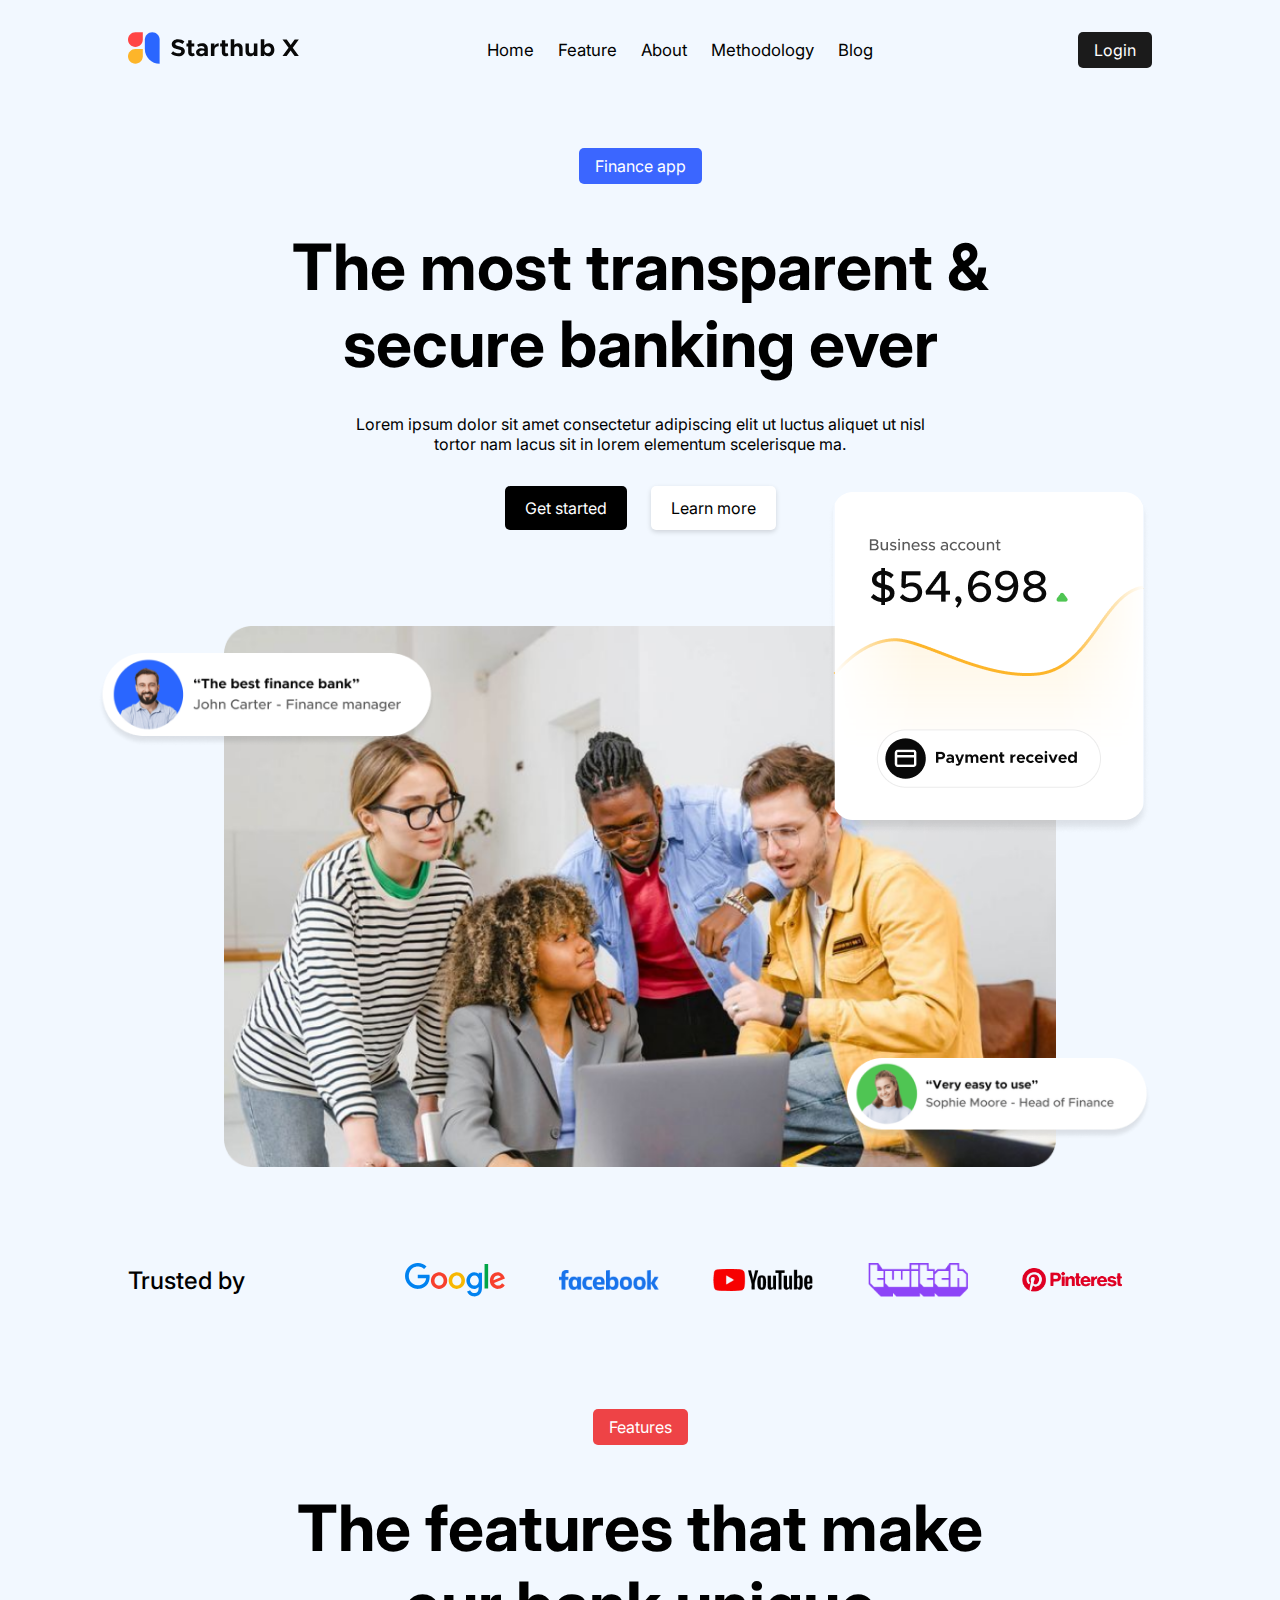
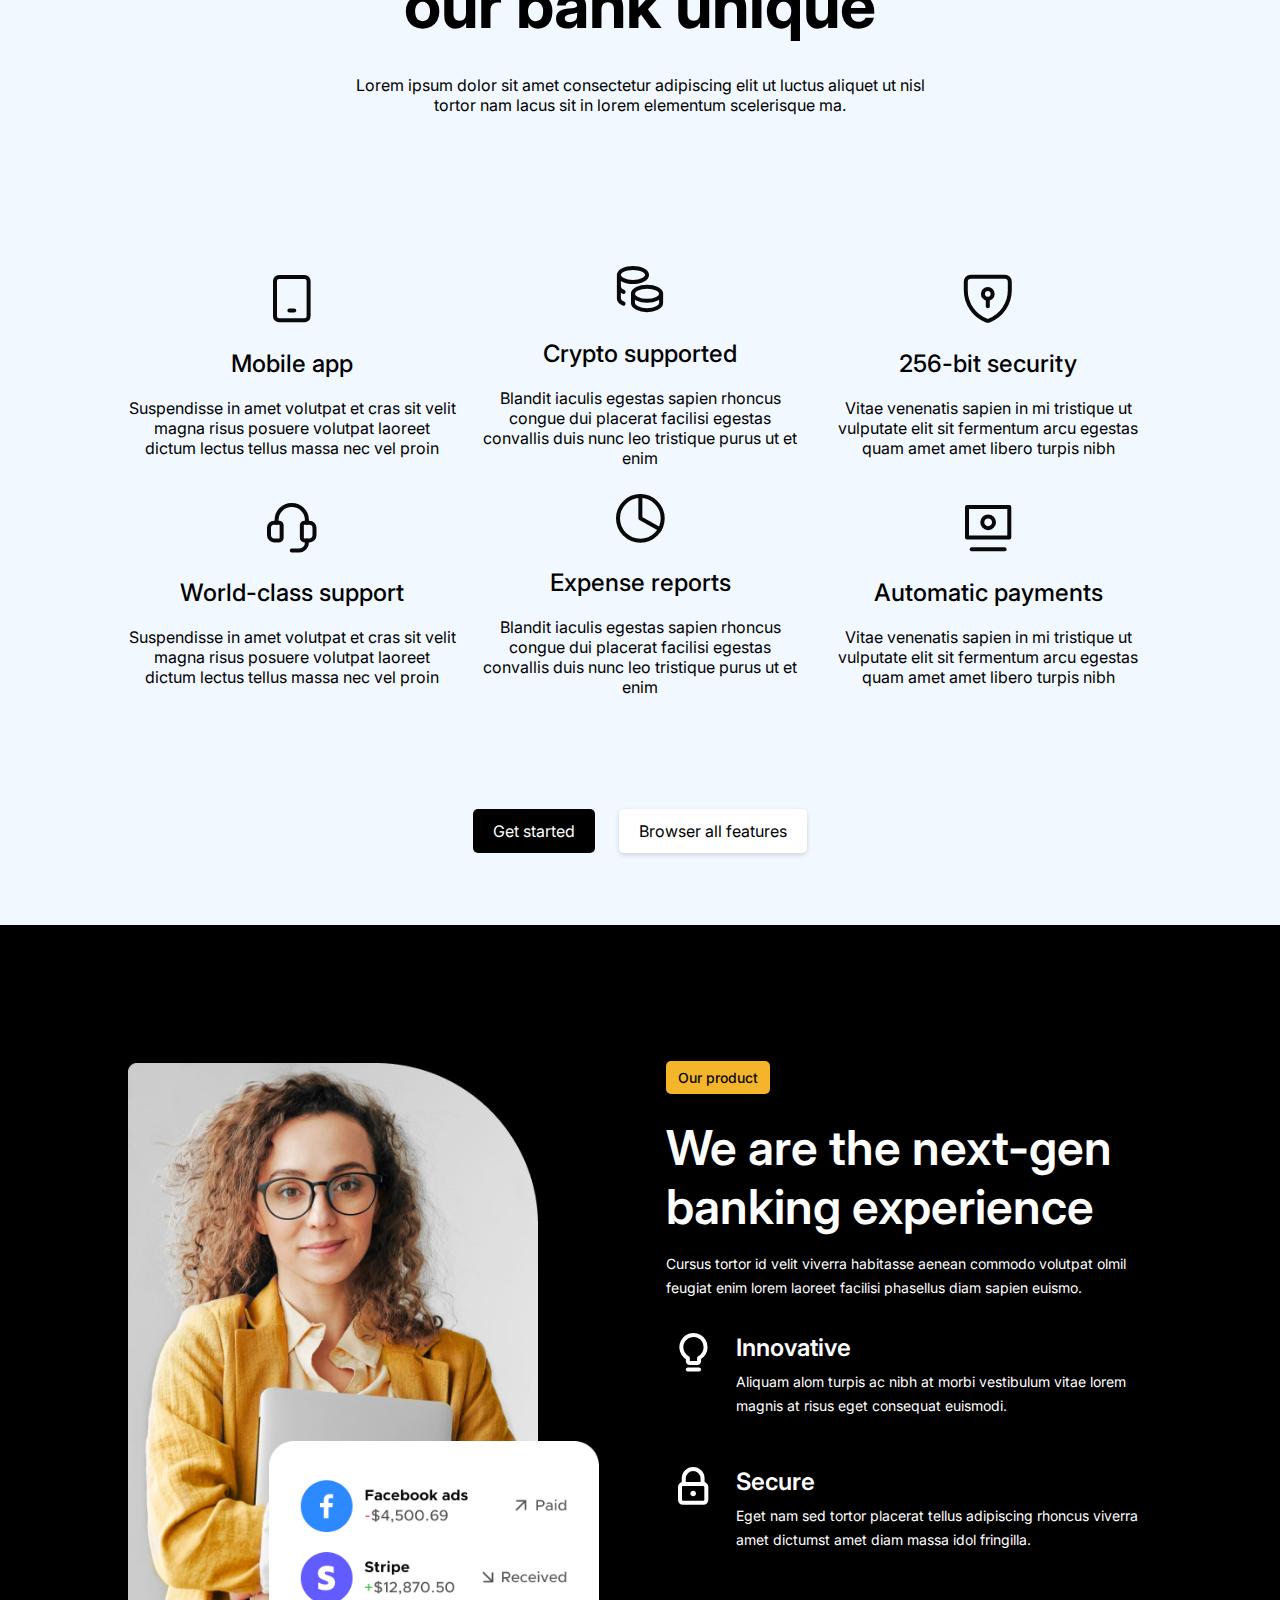
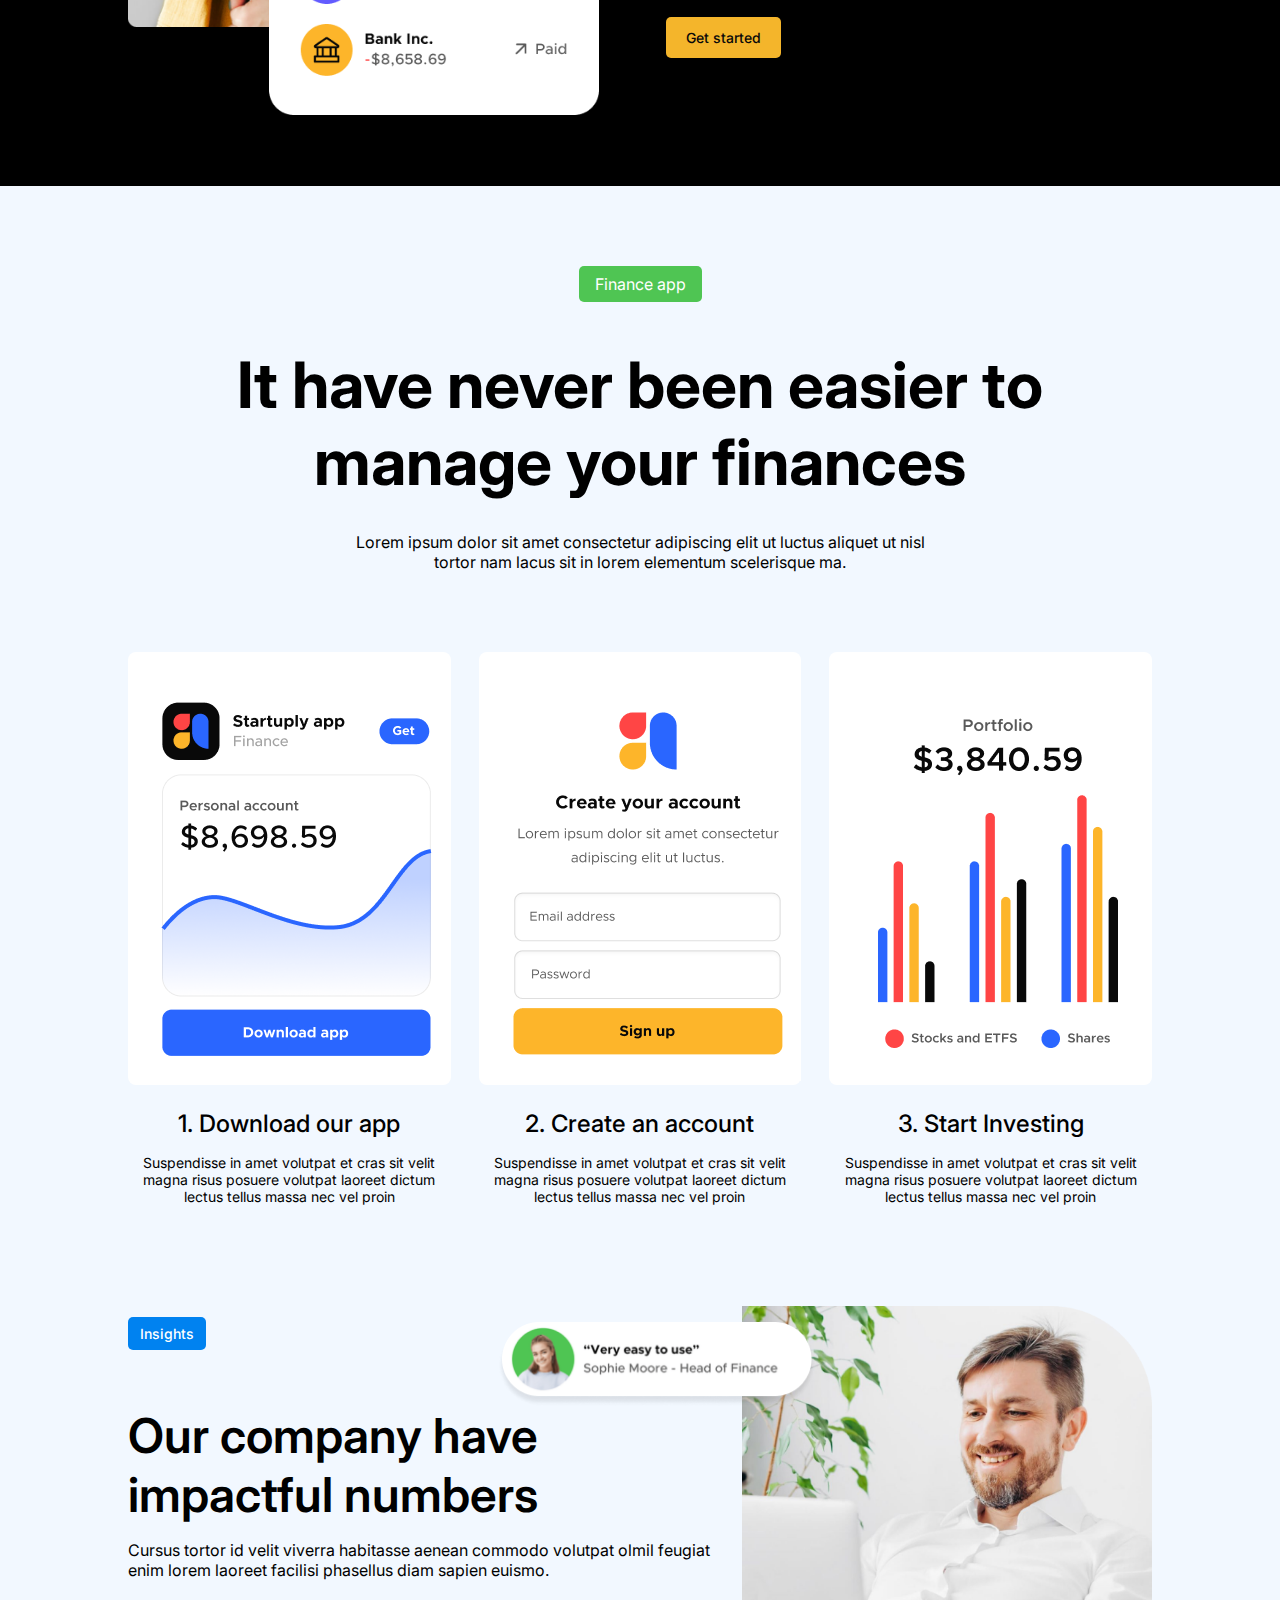
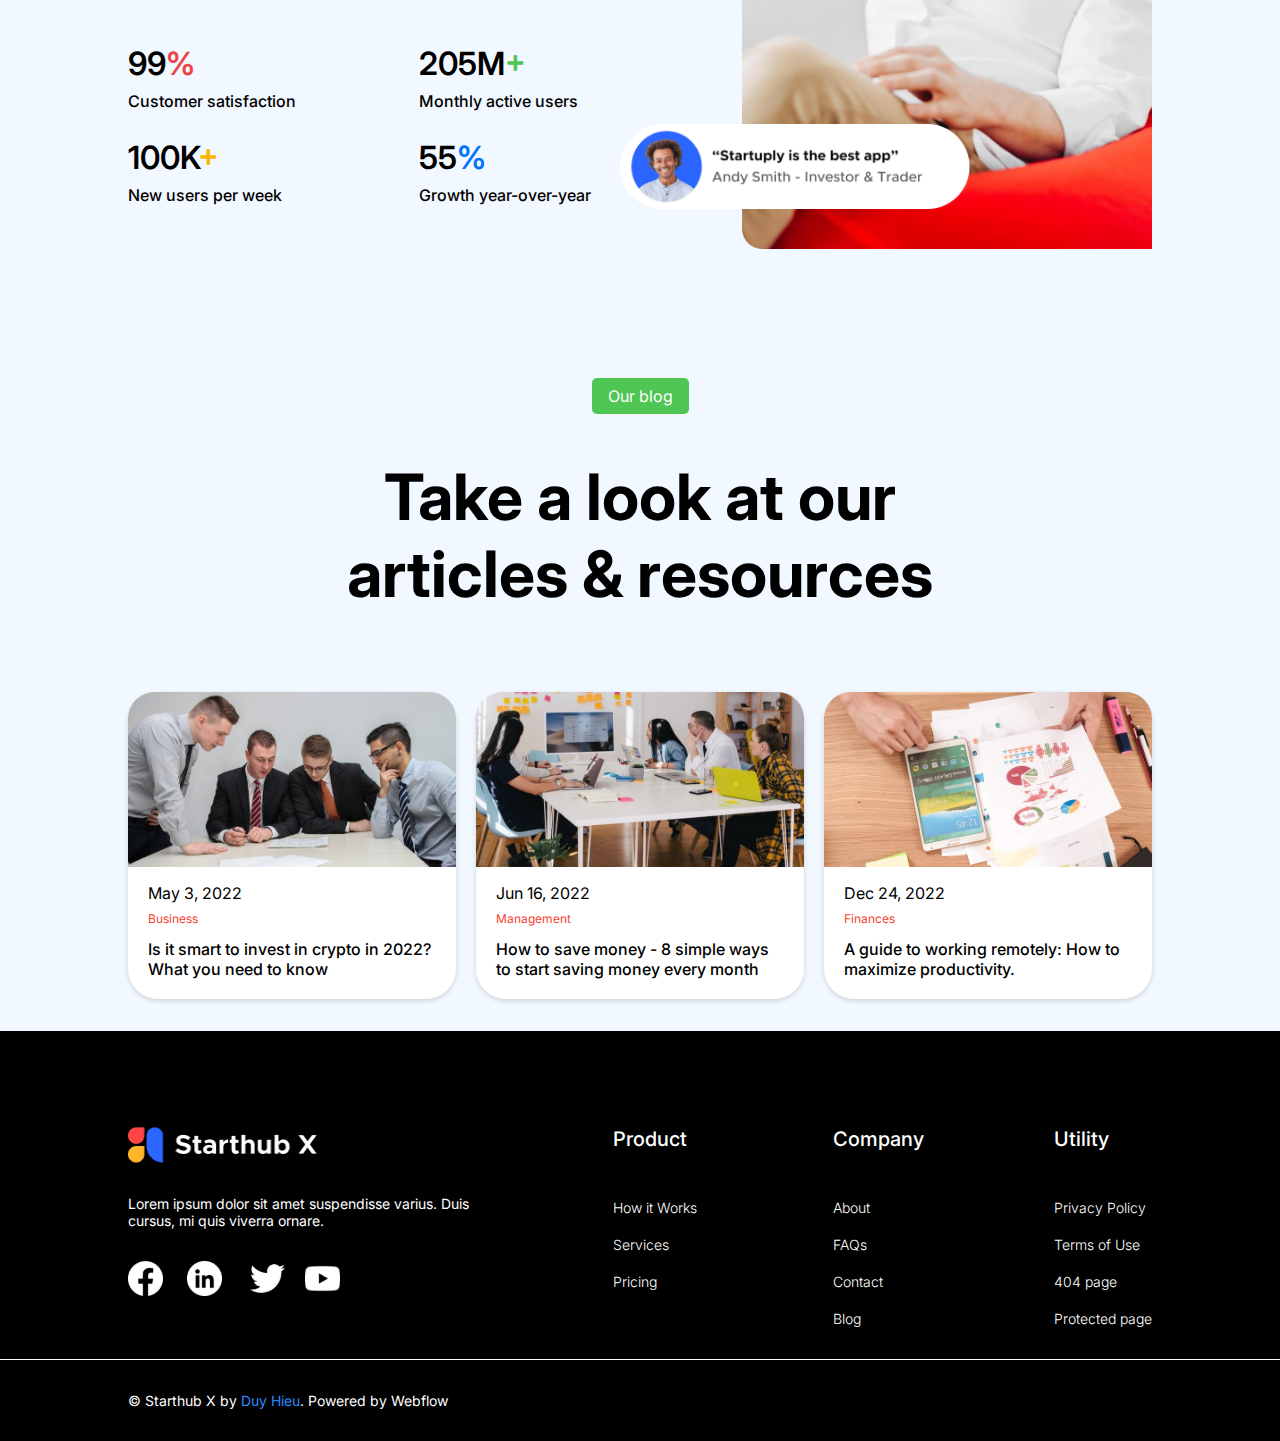
<file: nguyen-le-duy-hieu/index.html>
<!DOCTYPE html>
<html lang="en">
<head>
    <meta charset="UTF-8">
    <meta name="viewport" content="width=device-width, initial-scale=1.0">
    <meta name="description" content="Here is landing page">
    <meta name="robots" content="index, follow" />
    <title>Landing Page</title>

    <link rel="stylesheet" href="https://cdnjs.cloudflare.com/ajax/libs/font-awesome/6.4.2/css/all.min.css" integrity="sha512-z3gLpd7yknf1YoNbCzqRKc4qyor8gaKU1qmn+CShxbuBusANI9QpRohGBreCFkKxLhei6S9CQXFEbbKuqLg0DA==" crossorigin="anonymous" referrerpolicy="no-referrer" />

    <link rel="stylesheet" href="./styles.css">
    <link rel="stylesheet" href="./responsive.css">
    <script src="./script.js" defer></script>
</head>
<body>
    <div id="wrapper">
        <header id="header_pc">
            <nav aria-label="primary" class="container">
                <div class="header_wrapper">
                    <div class="header_wrapper_left">
                        <a href="#">
                            <img src="./images/logo.svg" alt="logo">
                        </a>
                    </div>

                    <div class="header_wrapper_middle">
                        <ul>
                            <a class="mr-5" href="#home">Home</a>
                            <a class="mr-5" href="#features">Feature</a>
                            <a class="mr-5" href="#about">About</a>
                            <a class="mr-5" href="#method">Methodology</a>
                            <a class="mr-5" href="#blog">Blog</a>
                        </ul>
                    </div>

                    <div class="header_wrapper_right">
                        <a class="py-2 px-4 btn" href="./pages/login/login.html">Login</a>
                        <button class="header_toggle_button ml-7">
                            <i class="fa-solid fa-bars"></i>
                        </button>
                    </div>
                </div>
            </nav>
        </header>

        <header id="header_mobile">
            <nav class="header_mobile_wrapper">
                    <button class="header_mobile_close p-1 mt-5">
                        <i class="fa-solid fa-x"></i>
                    </button>
                <ul>
                    <a class="ml-6 px-2 py-6" href="#home">Home</a>
                    <a class="ml-6 px-2 py-6" href="#features">Feature</a>
                    <a class="ml-6 px-2 py-6" href="#about">About</a>
                    <a class="ml-6 px-2 py-6" href="#method">Methodology</a>
                    <a class="ml-6 px-2 py-6" href="#blog">Blog</a>
                    <a class="ml-6 py-2 px-4 btn header_mobile_login" href="./pages/login/login.html">Login</a>
                </ul>
            </nav>
        </header>

        <main>
            <section id="home" class="container pt-12">
                <div class="center">
                    <button class="section_btn px-4 py-2">Finance app</button>
                </div>

                <div class="px-8">
                    <h1 class="section_title mt-11">
                        The most transparent & 
                        <br>secure banking ever
                    </h1>
                    <p class="section_subtitle mt-8">
                        Lorem ipsum dolor sit amet consectetur adipiscing elit ut luctus aliquet ut nisl 
                        <br>tortor nam lacus sit in lorem elementum scelerisque ma.
                    </p>
                </div>

                <div class="center mt-8">
                    <button class="px-5 py-3 home_btn-1 btn">Get started</button>
                    <button class="px-5 py-3 ml-6 home_btn-2 btn">Learn more</button>
                </div>

                <div class="home_hero mt-24">
                    <picture>
                        <img src="./images/hero_image.png" alt="home hero">
                    </picture>
                    <img class="home_business_image" src="./images/hero_home_business.png" alt="business values">
                    <img class="home_business_cusomer1" src="./images/customer1.png" alt="customer 1">
                    <img class="home_business_cusomer2" src="./images/customer2.png" alt="customer 1">
                </div>

                <div class="home_footer mt-24">
                    <h4>Trusted by</h4>
                    <ul>
                        <img src="./images/google_icon.svg" alt="Google">
                        <img src="./images/facebook.png" alt="Facebook">
                        <img src="./images/youtube.png" alt="Youtube">
                        <img src="./images/twitch.png" alt="Twitch">
                        <img src="./images/pinterest.png" alt="Pinterest">
                    </ul>
                </div>
            </section>

            <section id="features" class="container pt-20">
                <div class="center">
                    <button class="section_btn px-4 py-2">Features</button>
                </div>

                <div class="px-8">
                    <h1 class="section_title mt-11">The features that make
                        <br>our bank unique
                    </h1>
                    <p class="section_subtitle mt-8">
                        Lorem ipsum dolor sit amet consectetur adipiscing elit ut luctus aliquet ut nisl 
                        <br>tortor nam lacus sit in lorem elementum scelerisque ma.
                    </p>
                </div>

                <div class="features_main mt-36">
                    <article>
                        <img src="./images/mobile_icon.svg" alt="mobile icon">
                        <h5>Mobile app</h5>
                        <p>Suspendisse in amet volutpat et cras sit velit magna risus posuere volutpat laoreet dictum lectus tellus massa nec vel proin</p>
                    </article>
                    <article>
                        <img src="./images/crypto_icon.svg" alt="crypto icon">
                        <h5>Crypto supported</h5>
                        <p>Blandit iaculis egestas sapien rhoncus congue dui placerat facilisi egestas convallis duis nunc leo tristique purus ut et enim</p>
                    </article>
                    <article>
                        <img src="./images/security_icon.svg" alt="security icon">
                        <h5>256-bit security</h5>
                        <p>Vitae venenatis sapien in mi tristique ut vulputate elit sit fermentum arcu egestas quam amet amet libero turpis nibh</p>
                    </article>
                    <article>
                        <img src="./images/support_icon.svg" alt="support icon">
                        <h5>World-class support</h5>
                        <p>Suspendisse in amet volutpat et cras sit velit magna risus posuere volutpat laoreet dictum lectus tellus massa nec vel proin</p>
                    </article>
                    <article>
                        <img src="./images/report_icon.svg" alt="report icon">
                        <h5>Expense reports</h5>
                        <p>Blandit iaculis egestas sapien rhoncus congue dui placerat facilisi egestas convallis duis nunc leo tristique purus ut et enim</p>
                    </article>
                    <article>
                        <img src="./images/payments_icon.svg" alt="payment icon">
                        <h5>Automatic payments</h5>
                        <p>Vitae venenatis sapien in mi tristique ut vulputate elit sit fermentum arcu egestas quam amet amet libero turpis nibh</p>
                    </article>
                </div>

                <div class="center mt-28 mb-10">
                    <button class="px-5 py-3 home_btn-1 btn">Get started</button>
                    <button class="px-5 py-3 ml-6 home_btn-2 btn">Browser all features</button>
                </div>
            </section>

            <section id="about">
                <div class="container pt-22 pb-26 about_main">
                    <div class="about_main_left center">
                        <picture>
                            <img src="./images/product_img.png" alt="About Image">
                        </picture>
                        <img src="./images/product_img2.png" alt="About Values">
                    </div>

                    <div class="about_main_right pb-6 pt-12">
                        <button class="about_main_btn py-2 px-3">
                            Our product
                        </button>
                        <h2 class="mt-6">
                            We are the next-gen
                            banking experience
                        </h2>
                        <p class="mt-4">Cursus tortor id velit viverra habitasse aenean commodo volutpat olmil feugiat enim lorem laoreet facilisi phasellus diam sapien euismo.</p>
                        <div class="about_main_right_wrapper center mt-6 mb-16">
                            <div class="about_main_right_item mb-10">
                                <span>
                                    <img src="./images/innovative_icon.svg" alt="innovative">
                                </span>
                                <div class="about_main_right_item-title">
                                    <h3 class="py-2">Innovative</h3>
                                    <p>Aliquam alom turpis ac nibh at morbi vestibulum vitae lorem magnis at risus eget consequat euismodi.</p>
                                </div>
                            </div>
                            <div class="about_main_right_item">
                                <span>
                                    <img src="./images/lock_icon.svg" alt="innovative">
                                </span>
                                <div class="about_main_right_item-title">
                                    <h3 class="py-2">Secure</h3>
                                    <p>Eget nam sed tortor placerat tellus adipiscing rhoncus viverra amet dictumst amet diam massa idol fringilla.</p>
                                </div>
                            </div>
                        </div>
                        <button class="about_main_btn py-3 px-5 btn">
                            Get started
                        </button>
                    </div>
                </div>
            </section>

            <section id="method" class="container">
                <div class="center mt-12">
                    <button class="section_btn px-4 py-2">Finance app</button>
                </div>

                <div class="px-8 mb-20">
                    <h1 class="section_title mt-11">
                        It have never been easier to
                        <br>manage your finances
                    </h1>
                    <p class="section_subtitle mt-8">
                        Lorem ipsum dolor sit amet consectetur adipiscing elit ut luctus aliquet ut nisl 
                        <br>tortor nam lacus sit in lorem elementum scelerisque ma.
                    </p>
                </div>

                <div class="method_main_upper mt-8">
                    <article>
                        <picture class="pt-6 px-4 mb-6">
                            <img src="./images/step1.png" alt="step 1">
                        </picture>
                        <h5 class="mb-4">1. Download our app</h5>
                        <p>Suspendisse in amet volutpat et cras sit velit magna risus posuere volutpat laoreet dictum lectus tellus massa nec vel proin</p>
                    </article>
                    <article>
                        <picture class="pt-6 px-4 mb-6">
                            <img src="./images/step2.png" alt="step 2">
                        </picture>
                        <h5 class="mb-4">2. Create an account</h5>
                        <p>Suspendisse in amet volutpat et cras sit velit magna risus posuere volutpat laoreet dictum lectus tellus massa nec vel proin</p>
                    </article>
                    <article>
                        <picture class="pt-6 px-4 mb-6">
                            <img src="./images/step3.png" alt="step 3">
                        </picture>
                        <h5 class="mb-4">3. Start Investing</h5>
                        <p>Suspendisse in amet volutpat et cras sit velit magna risus posuere volutpat laoreet dictum lectus tellus massa nec vel proin</p>
                    </article>
                </div>

                <div class="pt-22 method_main_lower">
                    <div class="method_main_left py-6">
                        <button class="method_main_btn py-2 px-3">
                            Insights
                        </button>
                        <h2 class="mt-14">
                            Our company have impactful numbers
                        </h2>
                        <p class="mt-4">Cursus tortor id velit viverra habitasse aenean commodo volutpat olmil feugiat enim lorem laoreet facilisi phasellus diam sapien euismo.</p>
                        <div class="method_main_left_wrapper my-16">
                            <div>
                                <h3>99<span class="red_color">%</span></h3>
                                <p class="mt-2">Customer satisfaction</p>
                            </div>
                            <div>
                                <h3>205M<span class="green_color">+</span></h3>
                                <p class="mt-2">Monthly active users</p>
                            </div>
                            <div>
                                <h3>100K<span class="yellow_color">+</span></h3>
                                <p class="mt-2">New users per week</p>
                            </div>
                            <div>
                                <h3>55<span>%</span></h3>
                                <p class="mt-2">Growth year-over-year</p>
                            </div>
                        </div>
                    </div>

                    <div class="method_main_right center">
                        <picture>
                            <img src="./images/step_img.png" alt="method Image">
                        </picture>
                        <img class="method_main_right_customer1" src="./images/customer2.png" alt="method Values">
                        <img class="method_main_right_customer2" src="./images/customer3.png" alt="method Values">
                    </div>

                </div>
            </section>

            <section id="blog" class="container">
                <div class="center mt-12">
                    <button class="section_btn px-4 py-2">Our blog</button>
                </div>

                <div class="px-8 mb-20">
                    <h1 class="section_title mt-11">
                        Take a look at our
                        <br>articles & resources
                    </h1>
                </div>

                <div class="blog_main">
                    <div class="blog_main_item">
                        <img src="./images/blog1.png" alt="blog 1">
                        <div class="px-5 pt-3 pb-5">
                            <h5 class="mb-1">May 3, 2022</h5>
                            <label>Business</label>
                            <p class="mt-3">
                                Is it smart to invest in crypto in 2022?
                                What you need to know
                            </p>
                        </div>
                    </div>
                    <div class="blog_main_item">
                        <img src="./images/blog2.png" alt="blog 2">
                        <div class="px-5 pt-3 pb-5">
                            <h5 class="mb-1">Jun 16, 2022</h5>
                            <label>Management</label>
                            <p class="mt-3">
                                How to save money - 8 simple ways 
                                to start saving money every month
                            </p>
                        </div>
                    </div>
                    <div class="blog_main_item">
                        <img src="./images/blog3.png" alt="blog 3">
                        <div class="px-5 pt-3 pb-5">
                            <h5 class="mb-1">Dec 24, 2022</h5>
                            <label>Finances</label>
                            <p class="mt-3">
                                A guide to working remotely: How to
                                maximize productivity.
                            </p>
                        </div>
                    </div>
                </div>
            </section>
        </main>

        <footer class="pt-16">
            <div class="container footer_main mb-8">
                <div class="footer_main_left">
                    <img src="./images/logo_white.png" alt="logo">
                    <p class="my-8">
                        Lorem ipsum dolor sit amet suspendisse varius. 
                        Duis cursus, mi quis viverra ornare.
                    </p>
                    <ul>
                        <a href="#"><img src="./images/facebook_icon.svg" alt="facebook"></a>
                        <a href="#"><img src="./images/linkedin_icon.svg" alt="linkedin"></a>
                        <a href="#"><img src="./images/twitter_icon.svg" alt="twitter"></a>
                        <a href="#"><img src="./images/youtube_icon.svg" alt="youtube"></a>
                    </ul>
                </div>
                <div class="footer_main_right">
                    <article>
                        <h5 class="mb-12">Product</h5>
                        <ul>
                            <a href="#">How it Works</a>
                            <a href="#">Services</a>
                            <a href="#">Pricing</a>
                        </ul>
                    </article>
                    <article>
                        <h5 class="mb-12">Company</h5>
                        <ul>
                            <a href="#">About</a>
                            <a href="#">FAQs</a>
                            <a href="#">Contact</a>
                            <a href="#">Blog</a>
                        </ul>
                    </article>
                    <article>
                        <h5 class="mb-12">Utility</h5>
                        <ul>
                            <a href="#">Privacy Policy</a>
                            <a href="#">Terms of Use</a>
                            <a href="#">404 page</a>
                            <a href="#">Protected page</a>
                        </ul>
                    </article>
                </div>
            </div>
            <hr />
            <div class="container">
                <p class="footer_lower">
                    © Starthub X by 
                    <span>Duy Hieu</span>. Powered by Webflow
                </p>
            </div>
        </footer>

        <!-- <div class="cursor"></div> -->
    </div>
</body>
</html>
</file>
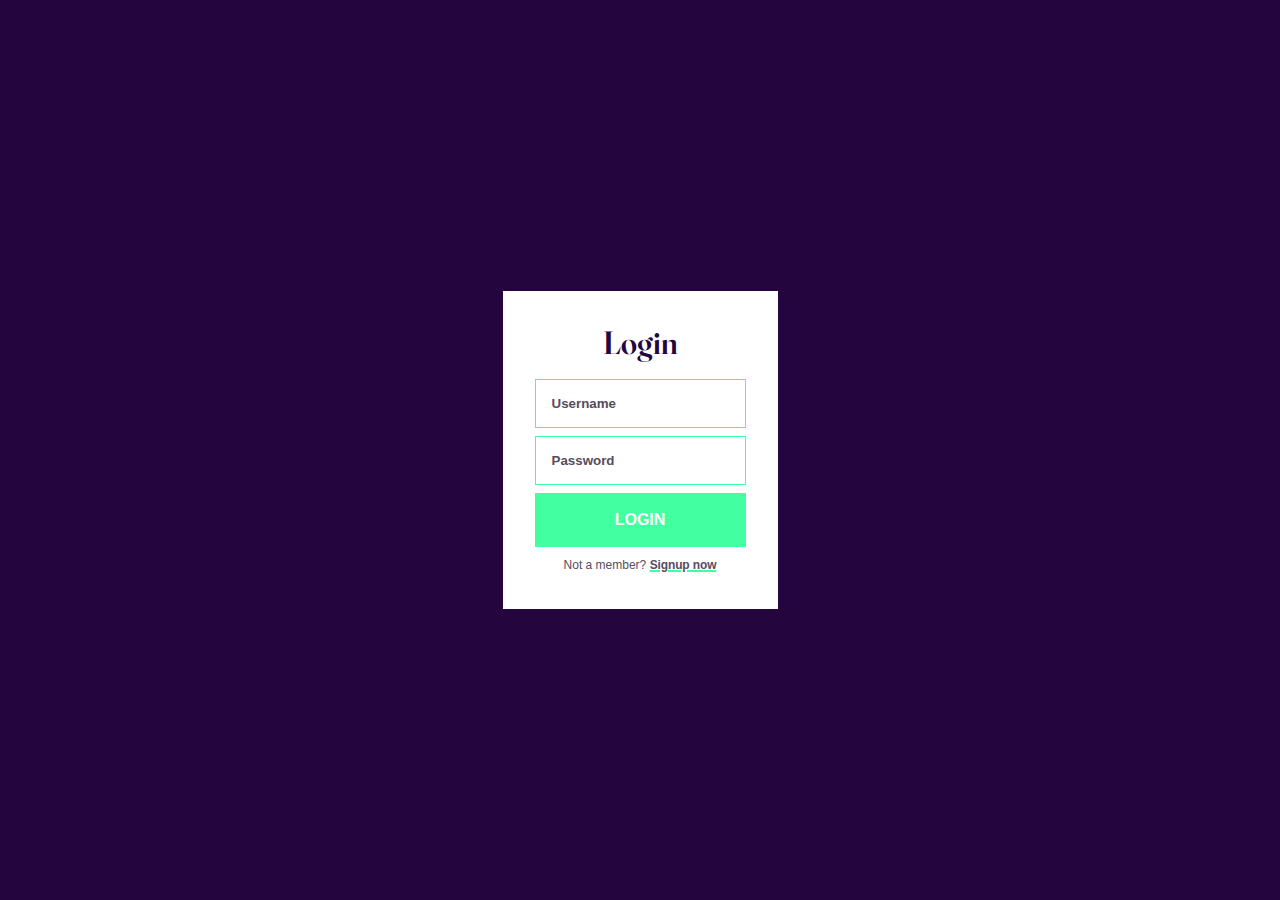
<file: dang-nhat-huy/login.html>
<!DOCTYPE html>
<html lang="en">

<head>
  <meta charset="UTF-8">
  <meta name="viewport" content="width=device-width, initial-scale=1.0">
  <link rel="stylesheet" href="./login.css">
  <title>Login</title>
</head>

<body>
  <div class="container">
    <div class="form">

      <h3 class="heading">Login</h3>
      <form action="./index.html" method="post">

        <div class="username">
          <input type="text" placeholder="Username" name="uname" required>
        </div>
        <div class="password">
          <input type="password" placeholder="Password" name="psw" required>
        </div>

        <button type="submit">Login</button>

      </form>
      <p class="nav-link">Not a member?
        <a href="./register.html">
          Signup now
        </a>
      </p>
    </div>
  </div>
</body>

</html>
</file>
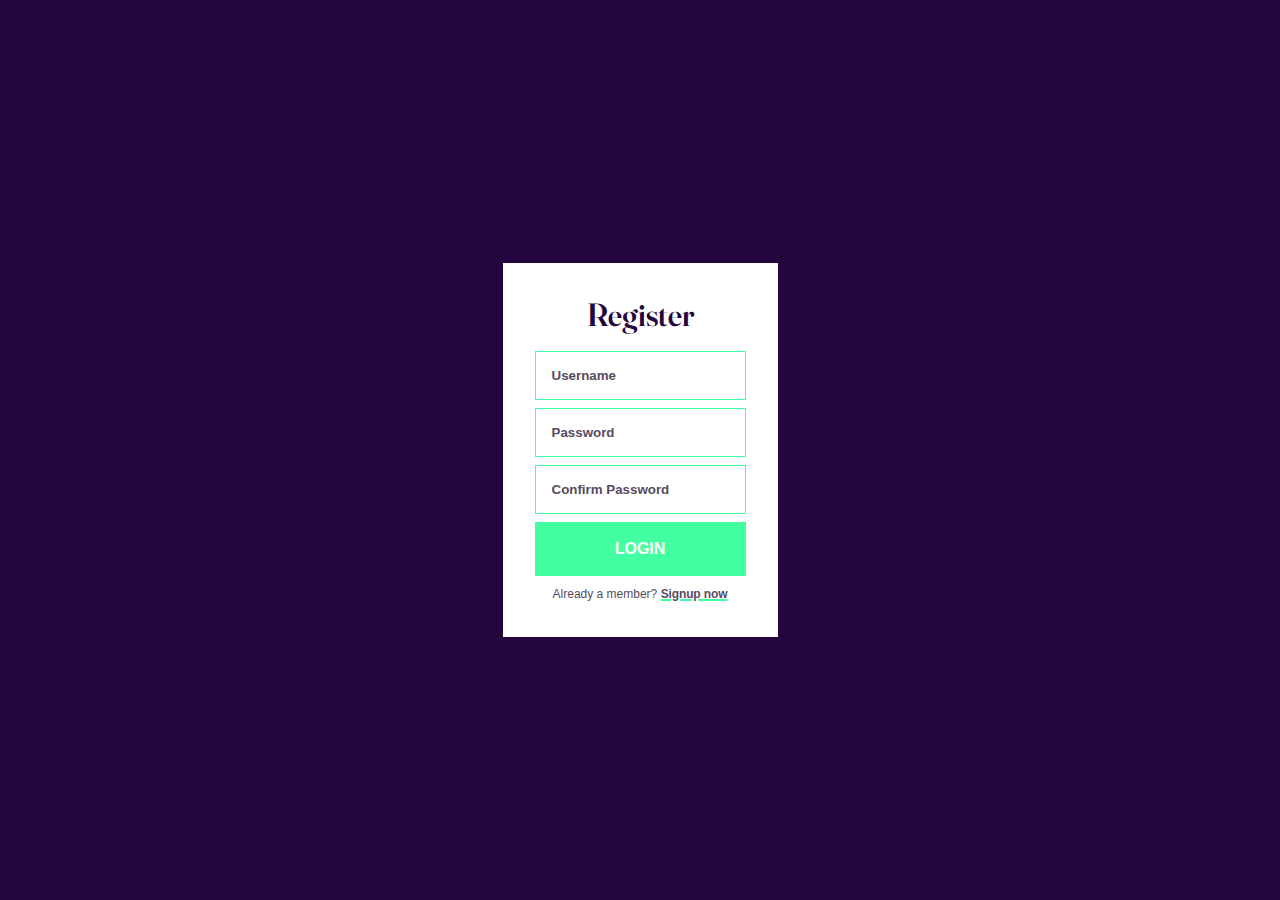
<file: dang-nhat-huy/register.html>
<!DOCTYPE html>
<html lang="en">

<head>
  <meta charset="UTF-8">
  <meta name="viewport" content="width=device-width, initial-scale=1.0">
  <link rel="stylesheet" href="./register.css">
  <title>Register</title>
</head>

<body>
  <div class="container">
    <div class="form">

      <h3 class="heading">Register</h3>
      <form action="./index.html" method="post">

        <div class="username">
          <input type="text" placeholder="Username" name="uname" required>
        </div>
        <div class="password">
          <input type="password" placeholder="Password" name="psw" required>
        </div>
        <div class="password">
          <input type="password" placeholder="Confirm Password" name="psw" required>
        </div>

        <button type="submit">Login</button>

      </form>
      <p class="nav-link">Already a member?
        <a href="./login.html">
          Signup now
        </a>
      </p>
    </div>
  </div>
</body>

</html>
</file>
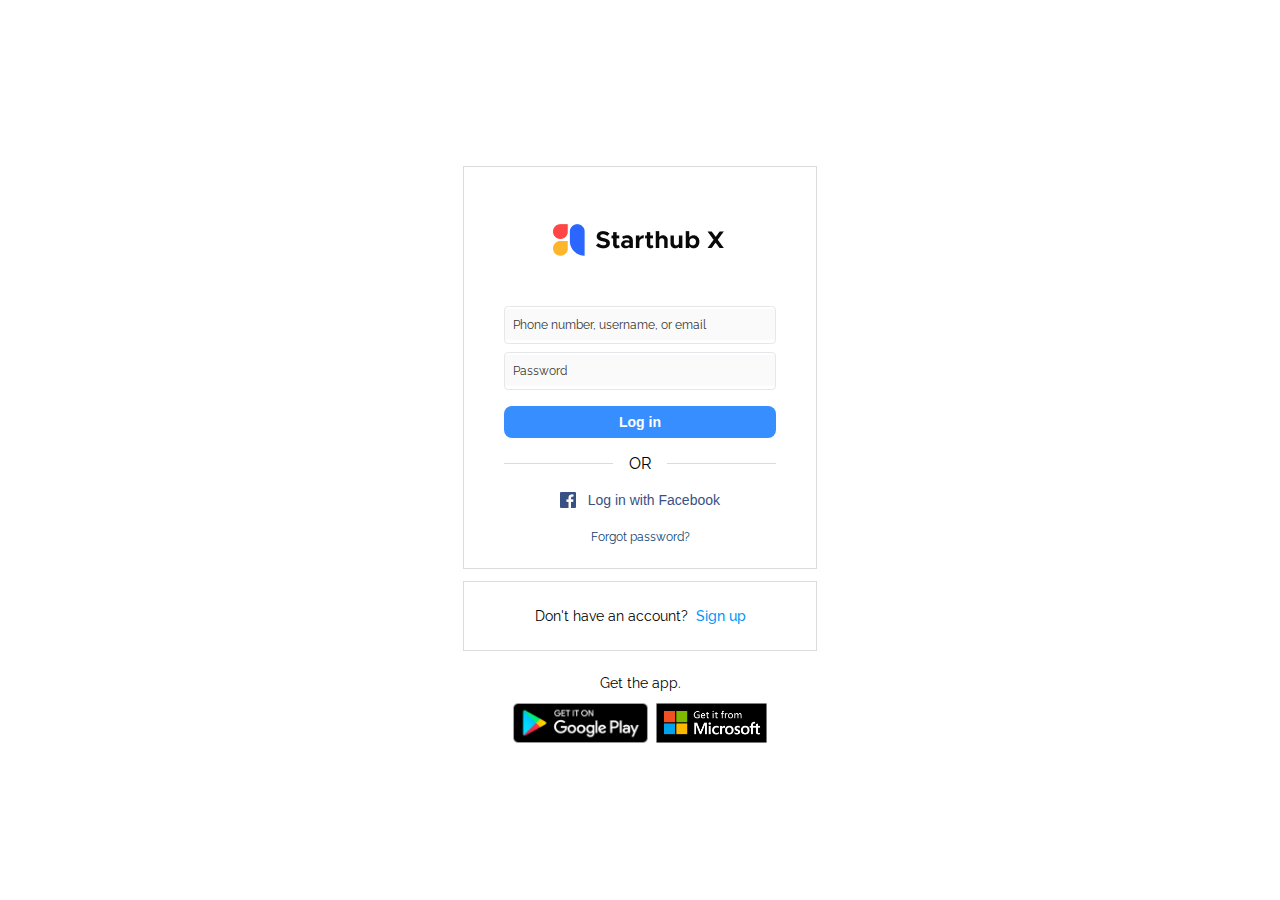
<file: nguyen-le-duy-hieu/pages/login/login.html>
<!DOCTYPE html>
<html lang="en">
<head>
    <meta charset="UTF-8">
    <meta name="viewport" content="width=device-width, initial-scale=1.0">
    <meta name="description" content="Here is login page">
    <meta name="robots" content="index, follow" />
    <title>Login page</title>

    <link rel="stylesheet" href="./login.css" type="text/css">
    <script src="./login.js" defer></script>
</head>
<body>
    <div id="wrapper" class="center">
        <main class="container center">
            <div class="mt-3">
              <div class="login_wrapper_upper py-3 mb-3">
                <div class="login_wrapper_upper_title">
                  <a class="login_wrapper_upper_img mt-9 mb-4" href="../../index.html"></a>
                </div>
                <form class="mb-3">
                  <div class="login_wrapper_main mt-6">
                    <div class="mx-10 mb-2">
                      <label>
                        <span>Phone number, username, or email</span>
                        <input type="text" class="pl-2 pb-2" required>
                      </label>
                    </div>
                    <div class="mx-10 mb-2">
                      <label>
                        <span>Password</span>
                        <input type="password" class="pl-2 pb-2" required>
                      </label>
                    </div>
                    <div class="mx-10 my-2">
                      <a class="login_btn" href="../../index.html">
                        <button type="submit" class="py-2 px-4">
                          Log in
                        </button>
                      </a>
                    </div>
                    <div class="mx-10 my-2">
                      <div class="center">
                        <div class="login_wrapper_main_underline"></div>
                        <div class="login_wrapper_main_text mx-4">Or</div>
                        <div class="login_wrapper_main_underline"></div>
                      </div>
                    </div>
                    <div class="mx-10 my-2 center">
                      <button type="button">
                        <span class="login_wrapper_main_fb mr-2"></span>
                        <span class="login_wrapper_main_fb-text">Log in with Facebook</span>
                      </button>
                    </div>
                  </div>
                  <a href="#" class="mt-3 center">
                    Forgot password?
                  </a>
                </form>
              </div>
              <div class="login_wrapper_upper py-3 mb-3">
                <span class="center">
                  <p class="m-3">Don't have an account? 
                    <a href="../register/register.html" class="ml-1">Sign up</a>
                  </p>
                </span>
              </div>
              <div class="center login_wrapper_lower">
                <p class="mx-5">Get the app.</p>
                <div class="center">
                  <a target="_blank" class="mr-2" href="https://play.google.com/store/apps/details?id=com.instagram.android&amp;referrer=ig_mid%3D3E681247-F7FD-466F-AA8C-AB5621787619%26utm_campaign%3DsignupPage%26utm_content%3Dlo%26utm_source%3Dinstagramweb%26utm_medium%3Dbadge">
                    <img src="../../images/ggPlay.png" alt="Google Play">
                  </a>
                  <a href="ms-windows-store://pdp/?productid=9nblggh5l9xt&amp;referrer=appbadge&amp;source=www.instagram.com&amp;mode=mini&amp;pos=0%2C0%2C1920%2C1032&amp;next=https%3A%2F%2Fwww.instagram.com%2Fdirect%2Finbox%2F%3F__coig_login%3D1">
                    <img src="../../images/microsoft.png" alt="Microsoft">
                  </a>
                </div>
              </div>
            </div>
        </main>
      </div>
</body>
</html>
</file>
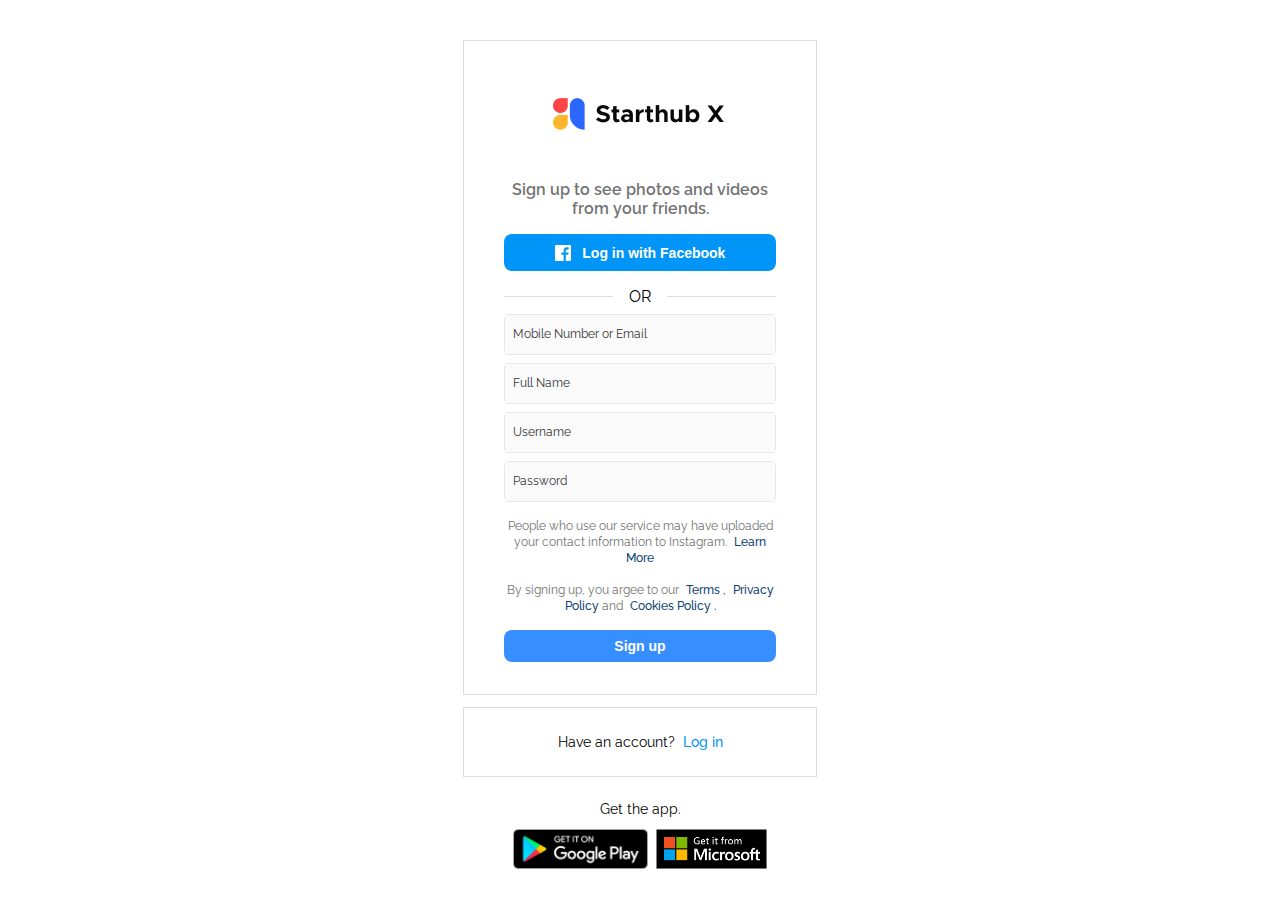
<file: nguyen-le-duy-hieu/pages/register/register.html>
<!DOCTYPE html>
<html lang="en">
<head>
    <meta charset="UTF-8">
    <meta name="viewport" content="width=device-width, initial-scale=1.0">
    <meta name="description" content="Here is register page">
    <meta name="robots" content="index, follow" />
    <title>Register page</title>

    <link rel="stylesheet" href="./register.css" type="text/css">

    <script src="./register.js" defer></script>
</head>
<body>
    <div id="wrapper" class="center">
        <main class="container center">
            <div class="mt-3">
              <div class="login_wrapper_upper py-3 mb-3">
                <div class="login_wrapper_upper_title">
                  <a class="login_wrapper_upper_img mt-9 mb-4" href="../../index.html"></a>
                </div>
                <form class="mb-3">
                  <div class="login_wrapper_main mt-6">
                    <div class="mx-10 mb-2">
                        <h2 class="login_wrapper_title">
                            Sign up to see photos and videos from your friends.
                        </h2>
                    </div>
                    <div class="mx-10 my-2 center">
                      <button type="button" class="register_wrapper_main px-4 py-2">
                        <span class="register_wrapper_main_fb mr-2"></span>
                        <span class="register_wrapper_main_fb-text">Log in with Facebook</span>
                      </button>
                    </div>
                    <div class="mx-10 my-2">
                        <div class="center">
                            <div class="login_wrapper_main_underline"></div>
                            <div class="login_wrapper_main_text mx-4">Or</div>
                            <div class="login_wrapper_main_underline"></div>
                        </div>
                    </div>
                    <div class="mx-10 mb-2">
                      <label class="input_form">
                        <span>Mobile Number or Email</span>
                        <input type="text" class="pl-2 pb-2" required>
                      </label>
                    </div>
                    <div class="mx-10 mb-2">
                      <label class="input_form">
                        <span>Full Name</span>
                        <input type="text" class="pl-2 pb-2" required>
                      </label>
                    </div>
                    <div class="mx-10 mb-2">
                        <label class="input_form">
                          <span>Username</span>
                          <input type="text" class="pl-2 pb-2" required>
                        </label>
                      </div>
                    <div class="mx-10 mb-2">
                        <label class="input_form">
                          <span>Password</span>
                          <input type="password" class="pl-2 pb-2" required>
                        </label>
                    </div>
                    <p class="mx-10 my-2 register_main_text">
                        <span class="register_main_text_wrapper">
                            <span>
                                People who use our service may have uploaded your contact information to Instagram.
                                <a target="_blank" class="ml-1" href="https://www.facebook.com/help/instagram/261704639352628?next=https%3A%2F%2Fwww.instagram.com%2Fdirect%2Finbox%2F%3F__coig_login%3D1">
                                    Learn More
                                </a>
                            </span>
                            <br>
                            <span>
                                By signing up, you argee to our
                                <a target="_blank" class="ml-1" href="https://help.instagram.com/581066165581870/?locale=en_US&amp;next=https%3A%2F%2Fwww.instagram.com%2Fdirect%2Finbox%2F%3F__coig_login%3D1">
                                    Terms ,
                                </a>
                                <a target="_blank" class="ml-1" href="https://www.facebook.com/privacy/policy?next=https%3A%2F%2Fwww.instagram.com%2Fdirect%2Finbox%2F%3F__coig_login%3D1">
                                    Privacy Policy 
                                </a>
                                    and
                                <a target="_blank" class="ml-1" href="https://help.instagram.com/1896641480634370/">
                                    Cookies Policy .
                                </a>
                            </span>
                        </span>
                    </p>
                    <div class="mx-10 my-2">
                      <a class="login_btn" href="../../index.html">
                        <button type="submit" class="py-2 px-4">
                          Sign up
                        </button>
                      </a>
                    </div>
                  </div>
                </form>
              </div>
              <div class="login_wrapper_upper py-3 mb-3">
                <span class="center">
                  <p class="m-3">Have an account?
                    <a href="../login/login.html" class="ml-1">Log in</a>
                  </p>
                </span>
              </div>
              <div class="center login_wrapper_lower">
                <p class="mx-5">Get the app.</p>
                <div class="center">
                  <a target="_blank" class="mr-2" href="https://play.google.com/store/apps/details?id=com.instagram.android&amp;referrer=ig_mid%3D3E681247-F7FD-466F-AA8C-AB5621787619%26utm_campaign%3DsignupPage%26utm_content%3Dlo%26utm_source%3Dinstagramweb%26utm_medium%3Dbadge">
                    <img src="../../images/ggPlay.png" alt="Google Play">
                  </a>
                  <a href="ms-windows-store://pdp/?productid=9nblggh5l9xt&amp;referrer=appbadge&amp;source=www.instagram.com&amp;mode=mini&amp;pos=0%2C0%2C1920%2C1032&amp;next=https%3A%2F%2Fwww.instagram.com%2Fdirect%2Finbox%2F%3F__coig_login%3D1">
                    <img src="../../images/microsoft.png" alt="Microsoft">
                  </a>
                </div>
              </div>
            </div>
        </main>
      </div>
</body>
</html>
</file>
<file: nguyen-le-duy-hieu/styles.css>
@import url("https://fonts.googleapis.com/css2?family=Inter:wght@300;400;500;600;700;800;900&display=swap");
@keyframes slide_in {
  from {
    transform: translateX(100%);
  }
  to {
    transform: translateX(0);
  }
}
.m-1 {
  margin-right: 0.25rem !important;
  margin-left: 0.25rem !important;
  margin-top: 0.25rem !important;
  margin-bottom: 0.25rem !important;
}

.m-2 {
  margin-right: 0.5rem !important;
  margin-left: 0.5rem !important;
  margin-top: 0.5rem !important;
  margin-bottom: 0.5rem !important;
}

.m-3 {
  margin-right: 0.75rem !important;
  margin-left: 0.75rem !important;
  margin-top: 0.75rem !important;
  margin-bottom: 0.75rem !important;
}

.m-4 {
  margin-right: 1rem !important;
  margin-left: 1rem !important;
  margin-top: 1rem !important;
  margin-bottom: 1rem !important;
}

.m-5 {
  margin-right: 1.25rem !important;
  margin-left: 1.25rem !important;
  margin-top: 1.25rem !important;
  margin-bottom: 1.25rem !important;
}

.m-6 {
  margin-right: 1.5rem !important;
  margin-left: 1.5rem !important;
  margin-top: 1.5rem !important;
  margin-bottom: 1.5rem !important;
}

.m-7 {
  margin-right: 1.75rem !important;
  margin-left: 1.75rem !important;
  margin-top: 1.75rem !important;
  margin-bottom: 1.75rem !important;
}

.m-8 {
  margin-right: 2rem !important;
  margin-left: 2rem !important;
  margin-top: 2rem !important;
  margin-bottom: 2rem !important;
}

.m-9 {
  margin-right: 2.25rem !important;
  margin-left: 2.25rem !important;
  margin-top: 2.25rem !important;
  margin-bottom: 2.25rem !important;
}

.m-10 {
  margin-right: 2.5rem !important;
  margin-left: 2.5rem !important;
  margin-top: 2.5rem !important;
  margin-bottom: 2.5rem !important;
}

.m-11 {
  margin-right: 2.75rem !important;
  margin-left: 2.75rem !important;
  margin-top: 2.75rem !important;
  margin-bottom: 2.75rem !important;
}

.m-12 {
  margin-right: 3rem !important;
  margin-left: 3rem !important;
  margin-top: 3rem !important;
  margin-bottom: 3rem !important;
}

.m-13 {
  margin-right: 3.25rem !important;
  margin-left: 3.25rem !important;
  margin-top: 3.25rem !important;
  margin-bottom: 3.25rem !important;
}

.m-14 {
  margin-right: 3.5rem !important;
  margin-left: 3.5rem !important;
  margin-top: 3.5rem !important;
  margin-bottom: 3.5rem !important;
}

.m-15 {
  margin-right: 3.75rem !important;
  margin-left: 3.75rem !important;
  margin-top: 3.75rem !important;
  margin-bottom: 3.75rem !important;
}

.m-16 {
  margin-right: 4rem !important;
  margin-left: 4rem !important;
  margin-top: 4rem !important;
  margin-bottom: 4rem !important;
}

.m-17 {
  margin-right: 4.25rem !important;
  margin-left: 4.25rem !important;
  margin-top: 4.25rem !important;
  margin-bottom: 4.25rem !important;
}

.m-18 {
  margin-right: 4.5rem !important;
  margin-left: 4.5rem !important;
  margin-top: 4.5rem !important;
  margin-bottom: 4.5rem !important;
}

.m-19 {
  margin-right: 4.75rem !important;
  margin-left: 4.75rem !important;
  margin-top: 4.75rem !important;
  margin-bottom: 4.75rem !important;
}

.m-20 {
  margin-right: 5rem !important;
  margin-left: 5rem !important;
  margin-top: 5rem !important;
  margin-bottom: 5rem !important;
}

.m-21 {
  margin-right: 5.25rem !important;
  margin-left: 5.25rem !important;
  margin-top: 5.25rem !important;
  margin-bottom: 5.25rem !important;
}

.m-22 {
  margin-right: 5.5rem !important;
  margin-left: 5.5rem !important;
  margin-top: 5.5rem !important;
  margin-bottom: 5.5rem !important;
}

.m-23 {
  margin-right: 5.75rem !important;
  margin-left: 5.75rem !important;
  margin-top: 5.75rem !important;
  margin-bottom: 5.75rem !important;
}

.m-24 {
  margin-right: 6rem !important;
  margin-left: 6rem !important;
  margin-top: 6rem !important;
  margin-bottom: 6rem !important;
}

.m-25 {
  margin-right: 6.25rem !important;
  margin-left: 6.25rem !important;
  margin-top: 6.25rem !important;
  margin-bottom: 6.25rem !important;
}

.m-26 {
  margin-right: 6.5rem !important;
  margin-left: 6.5rem !important;
  margin-top: 6.5rem !important;
  margin-bottom: 6.5rem !important;
}

.m-27 {
  margin-right: 6.75rem !important;
  margin-left: 6.75rem !important;
  margin-top: 6.75rem !important;
  margin-bottom: 6.75rem !important;
}

.m-28 {
  margin-right: 7rem !important;
  margin-left: 7rem !important;
  margin-top: 7rem !important;
  margin-bottom: 7rem !important;
}

.m-29 {
  margin-right: 7.25rem !important;
  margin-left: 7.25rem !important;
  margin-top: 7.25rem !important;
  margin-bottom: 7.25rem !important;
}

.m-30 {
  margin-right: 7.5rem !important;
  margin-left: 7.5rem !important;
  margin-top: 7.5rem !important;
  margin-bottom: 7.5rem !important;
}

.m-31 {
  margin-right: 7.75rem !important;
  margin-left: 7.75rem !important;
  margin-top: 7.75rem !important;
  margin-bottom: 7.75rem !important;
}

.m-32 {
  margin-right: 8rem !important;
  margin-left: 8rem !important;
  margin-top: 8rem !important;
  margin-bottom: 8rem !important;
}

.m-33 {
  margin-right: 8.25rem !important;
  margin-left: 8.25rem !important;
  margin-top: 8.25rem !important;
  margin-bottom: 8.25rem !important;
}

.m-34 {
  margin-right: 8.5rem !important;
  margin-left: 8.5rem !important;
  margin-top: 8.5rem !important;
  margin-bottom: 8.5rem !important;
}

.m-35 {
  margin-right: 8.75rem !important;
  margin-left: 8.75rem !important;
  margin-top: 8.75rem !important;
  margin-bottom: 8.75rem !important;
}

.m-36 {
  margin-right: 9rem !important;
  margin-left: 9rem !important;
  margin-top: 9rem !important;
  margin-bottom: 9rem !important;
}

.m-37 {
  margin-right: 9.25rem !important;
  margin-left: 9.25rem !important;
  margin-top: 9.25rem !important;
  margin-bottom: 9.25rem !important;
}

.m-38 {
  margin-right: 9.5rem !important;
  margin-left: 9.5rem !important;
  margin-top: 9.5rem !important;
  margin-bottom: 9.5rem !important;
}

.m-39 {
  margin-right: 9.75rem !important;
  margin-left: 9.75rem !important;
  margin-top: 9.75rem !important;
  margin-bottom: 9.75rem !important;
}

.m-40 {
  margin-right: 10rem !important;
  margin-left: 10rem !important;
  margin-top: 10rem !important;
  margin-bottom: 10rem !important;
}

.m-41 {
  margin-right: 10.25rem !important;
  margin-left: 10.25rem !important;
  margin-top: 10.25rem !important;
  margin-bottom: 10.25rem !important;
}

.m-42 {
  margin-right: 10.5rem !important;
  margin-left: 10.5rem !important;
  margin-top: 10.5rem !important;
  margin-bottom: 10.5rem !important;
}

.m-43 {
  margin-right: 10.75rem !important;
  margin-left: 10.75rem !important;
  margin-top: 10.75rem !important;
  margin-bottom: 10.75rem !important;
}

.m-44 {
  margin-right: 11rem !important;
  margin-left: 11rem !important;
  margin-top: 11rem !important;
  margin-bottom: 11rem !important;
}

.m-45 {
  margin-right: 11.25rem !important;
  margin-left: 11.25rem !important;
  margin-top: 11.25rem !important;
  margin-bottom: 11.25rem !important;
}

.m-46 {
  margin-right: 11.5rem !important;
  margin-left: 11.5rem !important;
  margin-top: 11.5rem !important;
  margin-bottom: 11.5rem !important;
}

.m-47 {
  margin-right: 11.75rem !important;
  margin-left: 11.75rem !important;
  margin-top: 11.75rem !important;
  margin-bottom: 11.75rem !important;
}

.m-48 {
  margin-right: 12rem !important;
  margin-left: 12rem !important;
  margin-top: 12rem !important;
  margin-bottom: 12rem !important;
}

.m-49 {
  margin-right: 12.25rem !important;
  margin-left: 12.25rem !important;
  margin-top: 12.25rem !important;
  margin-bottom: 12.25rem !important;
}

.m-50 {
  margin-right: 12.5rem !important;
  margin-left: 12.5rem !important;
  margin-top: 12.5rem !important;
  margin-bottom: 12.5rem !important;
}

.m-51 {
  margin-right: 12.75rem !important;
  margin-left: 12.75rem !important;
  margin-top: 12.75rem !important;
  margin-bottom: 12.75rem !important;
}

.m-52 {
  margin-right: 13rem !important;
  margin-left: 13rem !important;
  margin-top: 13rem !important;
  margin-bottom: 13rem !important;
}

.m-53 {
  margin-right: 13.25rem !important;
  margin-left: 13.25rem !important;
  margin-top: 13.25rem !important;
  margin-bottom: 13.25rem !important;
}

.m-54 {
  margin-right: 13.5rem !important;
  margin-left: 13.5rem !important;
  margin-top: 13.5rem !important;
  margin-bottom: 13.5rem !important;
}

.m-55 {
  margin-right: 13.75rem !important;
  margin-left: 13.75rem !important;
  margin-top: 13.75rem !important;
  margin-bottom: 13.75rem !important;
}

.m-56 {
  margin-right: 14rem !important;
  margin-left: 14rem !important;
  margin-top: 14rem !important;
  margin-bottom: 14rem !important;
}

.ml-1 {
  margin-left: 0.25rem !important;
}

.ml-2 {
  margin-left: 0.5rem !important;
}

.ml-3 {
  margin-left: 0.75rem !important;
}

.ml-4 {
  margin-left: 1rem !important;
}

.ml-5 {
  margin-left: 1.25rem !important;
}

.ml-6 {
  margin-left: 1.5rem !important;
}

.ml-7 {
  margin-left: 1.75rem !important;
}

.ml-8 {
  margin-left: 2rem !important;
}

.ml-9 {
  margin-left: 2.25rem !important;
}

.ml-10 {
  margin-left: 2.5rem !important;
}

.ml-11 {
  margin-left: 2.75rem !important;
}

.ml-12 {
  margin-left: 3rem !important;
}

.ml-13 {
  margin-left: 3.25rem !important;
}

.ml-14 {
  margin-left: 3.5rem !important;
}

.ml-15 {
  margin-left: 3.75rem !important;
}

.ml-16 {
  margin-left: 4rem !important;
}

.ml-17 {
  margin-left: 4.25rem !important;
}

.ml-18 {
  margin-left: 4.5rem !important;
}

.ml-19 {
  margin-left: 4.75rem !important;
}

.ml-20 {
  margin-left: 5rem !important;
}

.ml-21 {
  margin-left: 5.25rem !important;
}

.ml-22 {
  margin-left: 5.5rem !important;
}

.ml-23 {
  margin-left: 5.75rem !important;
}

.ml-24 {
  margin-left: 6rem !important;
}

.ml-25 {
  margin-left: 6.25rem !important;
}

.ml-26 {
  margin-left: 6.5rem !important;
}

.ml-27 {
  margin-left: 6.75rem !important;
}

.ml-28 {
  margin-left: 7rem !important;
}

.ml-29 {
  margin-left: 7.25rem !important;
}

.ml-30 {
  margin-left: 7.5rem !important;
}

.ml-31 {
  margin-left: 7.75rem !important;
}

.ml-32 {
  margin-left: 8rem !important;
}

.ml-33 {
  margin-left: 8.25rem !important;
}

.ml-34 {
  margin-left: 8.5rem !important;
}

.ml-35 {
  margin-left: 8.75rem !important;
}

.ml-36 {
  margin-left: 9rem !important;
}

.ml-37 {
  margin-left: 9.25rem !important;
}

.ml-38 {
  margin-left: 9.5rem !important;
}

.ml-39 {
  margin-left: 9.75rem !important;
}

.ml-40 {
  margin-left: 10rem !important;
}

.ml-41 {
  margin-left: 10.25rem !important;
}

.ml-42 {
  margin-left: 10.5rem !important;
}

.ml-43 {
  margin-left: 10.75rem !important;
}

.ml-44 {
  margin-left: 11rem !important;
}

.ml-45 {
  margin-left: 11.25rem !important;
}

.ml-46 {
  margin-left: 11.5rem !important;
}

.ml-47 {
  margin-left: 11.75rem !important;
}

.ml-48 {
  margin-left: 12rem !important;
}

.ml-49 {
  margin-left: 12.25rem !important;
}

.ml-50 {
  margin-left: 12.5rem !important;
}

.ml-51 {
  margin-left: 12.75rem !important;
}

.ml-52 {
  margin-left: 13rem !important;
}

.ml-53 {
  margin-left: 13.25rem !important;
}

.ml-54 {
  margin-left: 13.5rem !important;
}

.ml-55 {
  margin-left: 13.75rem !important;
}

.ml-56 {
  margin-left: 14rem !important;
}

.mr-1 {
  margin-right: 0.25rem !important;
}

.mr-2 {
  margin-right: 0.5rem !important;
}

.mr-3 {
  margin-right: 0.75rem !important;
}

.mr-4 {
  margin-right: 1rem !important;
}

.mr-5 {
  margin-right: 1.25rem !important;
}

.mr-6 {
  margin-right: 1.5rem !important;
}

.mr-7 {
  margin-right: 1.75rem !important;
}

.mr-8 {
  margin-right: 2rem !important;
}

.mr-9 {
  margin-right: 2.25rem !important;
}

.mr-10 {
  margin-right: 2.5rem !important;
}

.mr-11 {
  margin-right: 2.75rem !important;
}

.mr-12 {
  margin-right: 3rem !important;
}

.mr-13 {
  margin-right: 3.25rem !important;
}

.mr-14 {
  margin-right: 3.5rem !important;
}

.mr-15 {
  margin-right: 3.75rem !important;
}

.mr-16 {
  margin-right: 4rem !important;
}

.mr-17 {
  margin-right: 4.25rem !important;
}

.mr-18 {
  margin-right: 4.5rem !important;
}

.mr-19 {
  margin-right: 4.75rem !important;
}

.mr-20 {
  margin-right: 5rem !important;
}

.mr-21 {
  margin-right: 5.25rem !important;
}

.mr-22 {
  margin-right: 5.5rem !important;
}

.mr-23 {
  margin-right: 5.75rem !important;
}

.mr-24 {
  margin-right: 6rem !important;
}

.mr-25 {
  margin-right: 6.25rem !important;
}

.mr-26 {
  margin-right: 6.5rem !important;
}

.mr-27 {
  margin-right: 6.75rem !important;
}

.mr-28 {
  margin-right: 7rem !important;
}

.mr-29 {
  margin-right: 7.25rem !important;
}

.mr-30 {
  margin-right: 7.5rem !important;
}

.mr-31 {
  margin-right: 7.75rem !important;
}

.mr-32 {
  margin-right: 8rem !important;
}

.mr-33 {
  margin-right: 8.25rem !important;
}

.mr-34 {
  margin-right: 8.5rem !important;
}

.mr-35 {
  margin-right: 8.75rem !important;
}

.mr-36 {
  margin-right: 9rem !important;
}

.mr-37 {
  margin-right: 9.25rem !important;
}

.mr-38 {
  margin-right: 9.5rem !important;
}

.mr-39 {
  margin-right: 9.75rem !important;
}

.mr-40 {
  margin-right: 10rem !important;
}

.mr-41 {
  margin-right: 10.25rem !important;
}

.mr-42 {
  margin-right: 10.5rem !important;
}

.mr-43 {
  margin-right: 10.75rem !important;
}

.mr-44 {
  margin-right: 11rem !important;
}

.mr-45 {
  margin-right: 11.25rem !important;
}

.mr-46 {
  margin-right: 11.5rem !important;
}

.mr-47 {
  margin-right: 11.75rem !important;
}

.mr-48 {
  margin-right: 12rem !important;
}

.mr-49 {
  margin-right: 12.25rem !important;
}

.mr-50 {
  margin-right: 12.5rem !important;
}

.mr-51 {
  margin-right: 12.75rem !important;
}

.mr-52 {
  margin-right: 13rem !important;
}

.mr-53 {
  margin-right: 13.25rem !important;
}

.mr-54 {
  margin-right: 13.5rem !important;
}

.mr-55 {
  margin-right: 13.75rem !important;
}

.mr-56 {
  margin-right: 14rem !important;
}

.mt-1 {
  margin-top: 0.25rem !important;
}

.mt-2 {
  margin-top: 0.5rem !important;
}

.mt-3 {
  margin-top: 0.75rem !important;
}

.mt-4 {
  margin-top: 1rem !important;
}

.mt-5 {
  margin-top: 1.25rem !important;
}

.mt-6 {
  margin-top: 1.5rem !important;
}

.mt-7 {
  margin-top: 1.75rem !important;
}

.mt-8 {
  margin-top: 2rem !important;
}

.mt-9 {
  margin-top: 2.25rem !important;
}

.mt-10 {
  margin-top: 2.5rem !important;
}

.mt-11 {
  margin-top: 2.75rem !important;
}

.mt-12 {
  margin-top: 3rem !important;
}

.mt-13 {
  margin-top: 3.25rem !important;
}

.mt-14 {
  margin-top: 3.5rem !important;
}

.mt-15 {
  margin-top: 3.75rem !important;
}

.mt-16 {
  margin-top: 4rem !important;
}

.mt-17 {
  margin-top: 4.25rem !important;
}

.mt-18 {
  margin-top: 4.5rem !important;
}

.mt-19 {
  margin-top: 4.75rem !important;
}

.mt-20 {
  margin-top: 5rem !important;
}

.mt-21 {
  margin-top: 5.25rem !important;
}

.mt-22 {
  margin-top: 5.5rem !important;
}

.mt-23 {
  margin-top: 5.75rem !important;
}

.mt-24 {
  margin-top: 6rem !important;
}

.mt-25 {
  margin-top: 6.25rem !important;
}

.mt-26 {
  margin-top: 6.5rem !important;
}

.mt-27 {
  margin-top: 6.75rem !important;
}

.mt-28 {
  margin-top: 7rem !important;
}

.mt-29 {
  margin-top: 7.25rem !important;
}

.mt-30 {
  margin-top: 7.5rem !important;
}

.mt-31 {
  margin-top: 7.75rem !important;
}

.mt-32 {
  margin-top: 8rem !important;
}

.mt-33 {
  margin-top: 8.25rem !important;
}

.mt-34 {
  margin-top: 8.5rem !important;
}

.mt-35 {
  margin-top: 8.75rem !important;
}

.mt-36 {
  margin-top: 9rem !important;
}

.mt-37 {
  margin-top: 9.25rem !important;
}

.mt-38 {
  margin-top: 9.5rem !important;
}

.mt-39 {
  margin-top: 9.75rem !important;
}

.mt-40 {
  margin-top: 10rem !important;
}

.mt-41 {
  margin-top: 10.25rem !important;
}

.mt-42 {
  margin-top: 10.5rem !important;
}

.mt-43 {
  margin-top: 10.75rem !important;
}

.mt-44 {
  margin-top: 11rem !important;
}

.mt-45 {
  margin-top: 11.25rem !important;
}

.mt-46 {
  margin-top: 11.5rem !important;
}

.mt-47 {
  margin-top: 11.75rem !important;
}

.mt-48 {
  margin-top: 12rem !important;
}

.mt-49 {
  margin-top: 12.25rem !important;
}

.mt-50 {
  margin-top: 12.5rem !important;
}

.mt-51 {
  margin-top: 12.75rem !important;
}

.mt-52 {
  margin-top: 13rem !important;
}

.mt-53 {
  margin-top: 13.25rem !important;
}

.mt-54 {
  margin-top: 13.5rem !important;
}

.mt-55 {
  margin-top: 13.75rem !important;
}

.mt-56 {
  margin-top: 14rem !important;
}

.mb-1 {
  margin-bottom: 0.25rem !important;
}

.mb-2 {
  margin-bottom: 0.5rem !important;
}

.mb-3 {
  margin-bottom: 0.75rem !important;
}

.mb-4 {
  margin-bottom: 1rem !important;
}

.mb-5 {
  margin-bottom: 1.25rem !important;
}

.mb-6 {
  margin-bottom: 1.5rem !important;
}

.mb-7 {
  margin-bottom: 1.75rem !important;
}

.mb-8 {
  margin-bottom: 2rem !important;
}

.mb-9 {
  margin-bottom: 2.25rem !important;
}

.mb-10 {
  margin-bottom: 2.5rem !important;
}

.mb-11 {
  margin-bottom: 2.75rem !important;
}

.mb-12 {
  margin-bottom: 3rem !important;
}

.mb-13 {
  margin-bottom: 3.25rem !important;
}

.mb-14 {
  margin-bottom: 3.5rem !important;
}

.mb-15 {
  margin-bottom: 3.75rem !important;
}

.mb-16 {
  margin-bottom: 4rem !important;
}

.mb-17 {
  margin-bottom: 4.25rem !important;
}

.mb-18 {
  margin-bottom: 4.5rem !important;
}

.mb-19 {
  margin-bottom: 4.75rem !important;
}

.mb-20 {
  margin-bottom: 5rem !important;
}

.mb-21 {
  margin-bottom: 5.25rem !important;
}

.mb-22 {
  margin-bottom: 5.5rem !important;
}

.mb-23 {
  margin-bottom: 5.75rem !important;
}

.mb-24 {
  margin-bottom: 6rem !important;
}

.mb-25 {
  margin-bottom: 6.25rem !important;
}

.mb-26 {
  margin-bottom: 6.5rem !important;
}

.mb-27 {
  margin-bottom: 6.75rem !important;
}

.mb-28 {
  margin-bottom: 7rem !important;
}

.mb-29 {
  margin-bottom: 7.25rem !important;
}

.mb-30 {
  margin-bottom: 7.5rem !important;
}

.mb-31 {
  margin-bottom: 7.75rem !important;
}

.mb-32 {
  margin-bottom: 8rem !important;
}

.mb-33 {
  margin-bottom: 8.25rem !important;
}

.mb-34 {
  margin-bottom: 8.5rem !important;
}

.mb-35 {
  margin-bottom: 8.75rem !important;
}

.mb-36 {
  margin-bottom: 9rem !important;
}

.mb-37 {
  margin-bottom: 9.25rem !important;
}

.mb-38 {
  margin-bottom: 9.5rem !important;
}

.mb-39 {
  margin-bottom: 9.75rem !important;
}

.mb-40 {
  margin-bottom: 10rem !important;
}

.mb-41 {
  margin-bottom: 10.25rem !important;
}

.mb-42 {
  margin-bottom: 10.5rem !important;
}

.mb-43 {
  margin-bottom: 10.75rem !important;
}

.mb-44 {
  margin-bottom: 11rem !important;
}

.mb-45 {
  margin-bottom: 11.25rem !important;
}

.mb-46 {
  margin-bottom: 11.5rem !important;
}

.mb-47 {
  margin-bottom: 11.75rem !important;
}

.mb-48 {
  margin-bottom: 12rem !important;
}

.mb-49 {
  margin-bottom: 12.25rem !important;
}

.mb-50 {
  margin-bottom: 12.5rem !important;
}

.mb-51 {
  margin-bottom: 12.75rem !important;
}

.mb-52 {
  margin-bottom: 13rem !important;
}

.mb-53 {
  margin-bottom: 13.25rem !important;
}

.mb-54 {
  margin-bottom: 13.5rem !important;
}

.mb-55 {
  margin-bottom: 13.75rem !important;
}

.mb-56 {
  margin-bottom: 14rem !important;
}

.my-1 {
  margin-top: 0.25rem !important;
  margin-bottom: 0.25rem !important;
}

.my-2 {
  margin-top: 0.5rem !important;
  margin-bottom: 0.5rem !important;
}

.my-3 {
  margin-top: 0.75rem !important;
  margin-bottom: 0.75rem !important;
}

.my-4 {
  margin-top: 1rem !important;
  margin-bottom: 1rem !important;
}

.my-5 {
  margin-top: 1.25rem !important;
  margin-bottom: 1.25rem !important;
}

.my-6 {
  margin-top: 1.5rem !important;
  margin-bottom: 1.5rem !important;
}

.my-7 {
  margin-top: 1.75rem !important;
  margin-bottom: 1.75rem !important;
}

.my-8 {
  margin-top: 2rem !important;
  margin-bottom: 2rem !important;
}

.my-9 {
  margin-top: 2.25rem !important;
  margin-bottom: 2.25rem !important;
}

.my-10 {
  margin-top: 2.5rem !important;
  margin-bottom: 2.5rem !important;
}

.my-11 {
  margin-top: 2.75rem !important;
  margin-bottom: 2.75rem !important;
}

.my-12 {
  margin-top: 3rem !important;
  margin-bottom: 3rem !important;
}

.my-13 {
  margin-top: 3.25rem !important;
  margin-bottom: 3.25rem !important;
}

.my-14 {
  margin-top: 3.5rem !important;
  margin-bottom: 3.5rem !important;
}

.my-15 {
  margin-top: 3.75rem !important;
  margin-bottom: 3.75rem !important;
}

.my-16 {
  margin-top: 4rem !important;
  margin-bottom: 4rem !important;
}

.my-17 {
  margin-top: 4.25rem !important;
  margin-bottom: 4.25rem !important;
}

.my-18 {
  margin-top: 4.5rem !important;
  margin-bottom: 4.5rem !important;
}

.my-19 {
  margin-top: 4.75rem !important;
  margin-bottom: 4.75rem !important;
}

.my-20 {
  margin-top: 5rem !important;
  margin-bottom: 5rem !important;
}

.my-21 {
  margin-top: 5.25rem !important;
  margin-bottom: 5.25rem !important;
}

.my-22 {
  margin-top: 5.5rem !important;
  margin-bottom: 5.5rem !important;
}

.my-23 {
  margin-top: 5.75rem !important;
  margin-bottom: 5.75rem !important;
}

.my-24 {
  margin-top: 6rem !important;
  margin-bottom: 6rem !important;
}

.my-25 {
  margin-top: 6.25rem !important;
  margin-bottom: 6.25rem !important;
}

.my-26 {
  margin-top: 6.5rem !important;
  margin-bottom: 6.5rem !important;
}

.my-27 {
  margin-top: 6.75rem !important;
  margin-bottom: 6.75rem !important;
}

.my-28 {
  margin-top: 7rem !important;
  margin-bottom: 7rem !important;
}

.my-29 {
  margin-top: 7.25rem !important;
  margin-bottom: 7.25rem !important;
}

.my-30 {
  margin-top: 7.5rem !important;
  margin-bottom: 7.5rem !important;
}

.my-31 {
  margin-top: 7.75rem !important;
  margin-bottom: 7.75rem !important;
}

.my-32 {
  margin-top: 8rem !important;
  margin-bottom: 8rem !important;
}

.my-33 {
  margin-top: 8.25rem !important;
  margin-bottom: 8.25rem !important;
}

.my-34 {
  margin-top: 8.5rem !important;
  margin-bottom: 8.5rem !important;
}

.my-35 {
  margin-top: 8.75rem !important;
  margin-bottom: 8.75rem !important;
}

.my-36 {
  margin-top: 9rem !important;
  margin-bottom: 9rem !important;
}

.my-37 {
  margin-top: 9.25rem !important;
  margin-bottom: 9.25rem !important;
}

.my-38 {
  margin-top: 9.5rem !important;
  margin-bottom: 9.5rem !important;
}

.my-39 {
  margin-top: 9.75rem !important;
  margin-bottom: 9.75rem !important;
}

.my-40 {
  margin-top: 10rem !important;
  margin-bottom: 10rem !important;
}

.my-41 {
  margin-top: 10.25rem !important;
  margin-bottom: 10.25rem !important;
}

.my-42 {
  margin-top: 10.5rem !important;
  margin-bottom: 10.5rem !important;
}

.my-43 {
  margin-top: 10.75rem !important;
  margin-bottom: 10.75rem !important;
}

.my-44 {
  margin-top: 11rem !important;
  margin-bottom: 11rem !important;
}

.my-45 {
  margin-top: 11.25rem !important;
  margin-bottom: 11.25rem !important;
}

.my-46 {
  margin-top: 11.5rem !important;
  margin-bottom: 11.5rem !important;
}

.my-47 {
  margin-top: 11.75rem !important;
  margin-bottom: 11.75rem !important;
}

.my-48 {
  margin-top: 12rem !important;
  margin-bottom: 12rem !important;
}

.my-49 {
  margin-top: 12.25rem !important;
  margin-bottom: 12.25rem !important;
}

.my-50 {
  margin-top: 12.5rem !important;
  margin-bottom: 12.5rem !important;
}

.my-51 {
  margin-top: 12.75rem !important;
  margin-bottom: 12.75rem !important;
}

.my-52 {
  margin-top: 13rem !important;
  margin-bottom: 13rem !important;
}

.my-53 {
  margin-top: 13.25rem !important;
  margin-bottom: 13.25rem !important;
}

.my-54 {
  margin-top: 13.5rem !important;
  margin-bottom: 13.5rem !important;
}

.my-55 {
  margin-top: 13.75rem !important;
  margin-bottom: 13.75rem !important;
}

.my-56 {
  margin-top: 14rem !important;
  margin-bottom: 14rem !important;
}

.mx-1 {
  margin-right: 0.25rem !important;
  margin-left: 0.25rem !important;
}

.mx-2 {
  margin-right: 0.5rem !important;
  margin-left: 0.5rem !important;
}

.mx-3 {
  margin-right: 0.75rem !important;
  margin-left: 0.75rem !important;
}

.mx-4 {
  margin-right: 1rem !important;
  margin-left: 1rem !important;
}

.mx-5 {
  margin-right: 1.25rem !important;
  margin-left: 1.25rem !important;
}

.mx-6 {
  margin-right: 1.5rem !important;
  margin-left: 1.5rem !important;
}

.mx-7 {
  margin-right: 1.75rem !important;
  margin-left: 1.75rem !important;
}

.mx-8 {
  margin-right: 2rem !important;
  margin-left: 2rem !important;
}

.mx-9 {
  margin-right: 2.25rem !important;
  margin-left: 2.25rem !important;
}

.mx-10 {
  margin-right: 2.5rem !important;
  margin-left: 2.5rem !important;
}

.mx-11 {
  margin-right: 2.75rem !important;
  margin-left: 2.75rem !important;
}

.mx-12 {
  margin-right: 3rem !important;
  margin-left: 3rem !important;
}

.mx-13 {
  margin-right: 3.25rem !important;
  margin-left: 3.25rem !important;
}

.mx-14 {
  margin-right: 3.5rem !important;
  margin-left: 3.5rem !important;
}

.mx-15 {
  margin-right: 3.75rem !important;
  margin-left: 3.75rem !important;
}

.mx-16 {
  margin-right: 4rem !important;
  margin-left: 4rem !important;
}

.mx-17 {
  margin-right: 4.25rem !important;
  margin-left: 4.25rem !important;
}

.mx-18 {
  margin-right: 4.5rem !important;
  margin-left: 4.5rem !important;
}

.mx-19 {
  margin-right: 4.75rem !important;
  margin-left: 4.75rem !important;
}

.mx-20 {
  margin-right: 5rem !important;
  margin-left: 5rem !important;
}

.mx-21 {
  margin-right: 5.25rem !important;
  margin-left: 5.25rem !important;
}

.mx-22 {
  margin-right: 5.5rem !important;
  margin-left: 5.5rem !important;
}

.mx-23 {
  margin-right: 5.75rem !important;
  margin-left: 5.75rem !important;
}

.mx-24 {
  margin-right: 6rem !important;
  margin-left: 6rem !important;
}

.mx-25 {
  margin-right: 6.25rem !important;
  margin-left: 6.25rem !important;
}

.mx-26 {
  margin-right: 6.5rem !important;
  margin-left: 6.5rem !important;
}

.mx-27 {
  margin-right: 6.75rem !important;
  margin-left: 6.75rem !important;
}

.mx-28 {
  margin-right: 7rem !important;
  margin-left: 7rem !important;
}

.mx-29 {
  margin-right: 7.25rem !important;
  margin-left: 7.25rem !important;
}

.mx-30 {
  margin-right: 7.5rem !important;
  margin-left: 7.5rem !important;
}

.mx-31 {
  margin-right: 7.75rem !important;
  margin-left: 7.75rem !important;
}

.mx-32 {
  margin-right: 8rem !important;
  margin-left: 8rem !important;
}

.mx-33 {
  margin-right: 8.25rem !important;
  margin-left: 8.25rem !important;
}

.mx-34 {
  margin-right: 8.5rem !important;
  margin-left: 8.5rem !important;
}

.mx-35 {
  margin-right: 8.75rem !important;
  margin-left: 8.75rem !important;
}

.mx-36 {
  margin-right: 9rem !important;
  margin-left: 9rem !important;
}

.mx-37 {
  margin-right: 9.25rem !important;
  margin-left: 9.25rem !important;
}

.mx-38 {
  margin-right: 9.5rem !important;
  margin-left: 9.5rem !important;
}

.mx-39 {
  margin-right: 9.75rem !important;
  margin-left: 9.75rem !important;
}

.mx-40 {
  margin-right: 10rem !important;
  margin-left: 10rem !important;
}

.mx-41 {
  margin-right: 10.25rem !important;
  margin-left: 10.25rem !important;
}

.mx-42 {
  margin-right: 10.5rem !important;
  margin-left: 10.5rem !important;
}

.mx-43 {
  margin-right: 10.75rem !important;
  margin-left: 10.75rem !important;
}

.mx-44 {
  margin-right: 11rem !important;
  margin-left: 11rem !important;
}

.mx-45 {
  margin-right: 11.25rem !important;
  margin-left: 11.25rem !important;
}

.mx-46 {
  margin-right: 11.5rem !important;
  margin-left: 11.5rem !important;
}

.mx-47 {
  margin-right: 11.75rem !important;
  margin-left: 11.75rem !important;
}

.mx-48 {
  margin-right: 12rem !important;
  margin-left: 12rem !important;
}

.mx-49 {
  margin-right: 12.25rem !important;
  margin-left: 12.25rem !important;
}

.mx-50 {
  margin-right: 12.5rem !important;
  margin-left: 12.5rem !important;
}

.mx-51 {
  margin-right: 12.75rem !important;
  margin-left: 12.75rem !important;
}

.mx-52 {
  margin-right: 13rem !important;
  margin-left: 13rem !important;
}

.mx-53 {
  margin-right: 13.25rem !important;
  margin-left: 13.25rem !important;
}

.mx-54 {
  margin-right: 13.5rem !important;
  margin-left: 13.5rem !important;
}

.mx-55 {
  margin-right: 13.75rem !important;
  margin-left: 13.75rem !important;
}

.mx-56 {
  margin-right: 14rem !important;
  margin-left: 14rem !important;
}

.p-1 {
  padding-right: 0.25rem !important;
  padding-left: 0.25rem !important;
  padding-top: 0.25rem !important;
  padding-bottom: 0.25rem !important;
}

.p-2 {
  padding-right: 0.5rem !important;
  padding-left: 0.5rem !important;
  padding-top: 0.5rem !important;
  padding-bottom: 0.5rem !important;
}

.p-3 {
  padding-right: 0.75rem !important;
  padding-left: 0.75rem !important;
  padding-top: 0.75rem !important;
  padding-bottom: 0.75rem !important;
}

.p-4 {
  padding-right: 1rem !important;
  padding-left: 1rem !important;
  padding-top: 1rem !important;
  padding-bottom: 1rem !important;
}

.p-5 {
  padding-right: 1.25rem !important;
  padding-left: 1.25rem !important;
  padding-top: 1.25rem !important;
  padding-bottom: 1.25rem !important;
}

.p-6 {
  padding-right: 1.5rem !important;
  padding-left: 1.5rem !important;
  padding-top: 1.5rem !important;
  padding-bottom: 1.5rem !important;
}

.p-7 {
  padding-right: 1.75rem !important;
  padding-left: 1.75rem !important;
  padding-top: 1.75rem !important;
  padding-bottom: 1.75rem !important;
}

.p-8 {
  padding-right: 2rem !important;
  padding-left: 2rem !important;
  padding-top: 2rem !important;
  padding-bottom: 2rem !important;
}

.p-9 {
  padding-right: 2.25rem !important;
  padding-left: 2.25rem !important;
  padding-top: 2.25rem !important;
  padding-bottom: 2.25rem !important;
}

.p-10 {
  padding-right: 2.5rem !important;
  padding-left: 2.5rem !important;
  padding-top: 2.5rem !important;
  padding-bottom: 2.5rem !important;
}

.p-11 {
  padding-right: 2.75rem !important;
  padding-left: 2.75rem !important;
  padding-top: 2.75rem !important;
  padding-bottom: 2.75rem !important;
}

.p-12 {
  padding-right: 3rem !important;
  padding-left: 3rem !important;
  padding-top: 3rem !important;
  padding-bottom: 3rem !important;
}

.p-13 {
  padding-right: 3.25rem !important;
  padding-left: 3.25rem !important;
  padding-top: 3.25rem !important;
  padding-bottom: 3.25rem !important;
}

.p-14 {
  padding-right: 3.5rem !important;
  padding-left: 3.5rem !important;
  padding-top: 3.5rem !important;
  padding-bottom: 3.5rem !important;
}

.p-15 {
  padding-right: 3.75rem !important;
  padding-left: 3.75rem !important;
  padding-top: 3.75rem !important;
  padding-bottom: 3.75rem !important;
}

.p-16 {
  padding-right: 4rem !important;
  padding-left: 4rem !important;
  padding-top: 4rem !important;
  padding-bottom: 4rem !important;
}

.p-17 {
  padding-right: 4.25rem !important;
  padding-left: 4.25rem !important;
  padding-top: 4.25rem !important;
  padding-bottom: 4.25rem !important;
}

.p-18 {
  padding-right: 4.5rem !important;
  padding-left: 4.5rem !important;
  padding-top: 4.5rem !important;
  padding-bottom: 4.5rem !important;
}

.p-19 {
  padding-right: 4.75rem !important;
  padding-left: 4.75rem !important;
  padding-top: 4.75rem !important;
  padding-bottom: 4.75rem !important;
}

.p-20 {
  padding-right: 5rem !important;
  padding-left: 5rem !important;
  padding-top: 5rem !important;
  padding-bottom: 5rem !important;
}

.p-21 {
  padding-right: 5.25rem !important;
  padding-left: 5.25rem !important;
  padding-top: 5.25rem !important;
  padding-bottom: 5.25rem !important;
}

.p-22 {
  padding-right: 5.5rem !important;
  padding-left: 5.5rem !important;
  padding-top: 5.5rem !important;
  padding-bottom: 5.5rem !important;
}

.p-23 {
  padding-right: 5.75rem !important;
  padding-left: 5.75rem !important;
  padding-top: 5.75rem !important;
  padding-bottom: 5.75rem !important;
}

.p-24 {
  padding-right: 6rem !important;
  padding-left: 6rem !important;
  padding-top: 6rem !important;
  padding-bottom: 6rem !important;
}

.p-25 {
  padding-right: 6.25rem !important;
  padding-left: 6.25rem !important;
  padding-top: 6.25rem !important;
  padding-bottom: 6.25rem !important;
}

.p-26 {
  padding-right: 6.5rem !important;
  padding-left: 6.5rem !important;
  padding-top: 6.5rem !important;
  padding-bottom: 6.5rem !important;
}

.p-27 {
  padding-right: 6.75rem !important;
  padding-left: 6.75rem !important;
  padding-top: 6.75rem !important;
  padding-bottom: 6.75rem !important;
}

.p-28 {
  padding-right: 7rem !important;
  padding-left: 7rem !important;
  padding-top: 7rem !important;
  padding-bottom: 7rem !important;
}

.p-29 {
  padding-right: 7.25rem !important;
  padding-left: 7.25rem !important;
  padding-top: 7.25rem !important;
  padding-bottom: 7.25rem !important;
}

.p-30 {
  padding-right: 7.5rem !important;
  padding-left: 7.5rem !important;
  padding-top: 7.5rem !important;
  padding-bottom: 7.5rem !important;
}

.p-31 {
  padding-right: 7.75rem !important;
  padding-left: 7.75rem !important;
  padding-top: 7.75rem !important;
  padding-bottom: 7.75rem !important;
}

.p-32 {
  padding-right: 8rem !important;
  padding-left: 8rem !important;
  padding-top: 8rem !important;
  padding-bottom: 8rem !important;
}

.p-33 {
  padding-right: 8.25rem !important;
  padding-left: 8.25rem !important;
  padding-top: 8.25rem !important;
  padding-bottom: 8.25rem !important;
}

.p-34 {
  padding-right: 8.5rem !important;
  padding-left: 8.5rem !important;
  padding-top: 8.5rem !important;
  padding-bottom: 8.5rem !important;
}

.p-35 {
  padding-right: 8.75rem !important;
  padding-left: 8.75rem !important;
  padding-top: 8.75rem !important;
  padding-bottom: 8.75rem !important;
}

.p-36 {
  padding-right: 9rem !important;
  padding-left: 9rem !important;
  padding-top: 9rem !important;
  padding-bottom: 9rem !important;
}

.p-37 {
  padding-right: 9.25rem !important;
  padding-left: 9.25rem !important;
  padding-top: 9.25rem !important;
  padding-bottom: 9.25rem !important;
}

.p-38 {
  padding-right: 9.5rem !important;
  padding-left: 9.5rem !important;
  padding-top: 9.5rem !important;
  padding-bottom: 9.5rem !important;
}

.p-39 {
  padding-right: 9.75rem !important;
  padding-left: 9.75rem !important;
  padding-top: 9.75rem !important;
  padding-bottom: 9.75rem !important;
}

.p-40 {
  padding-right: 10rem !important;
  padding-left: 10rem !important;
  padding-top: 10rem !important;
  padding-bottom: 10rem !important;
}

.p-41 {
  padding-right: 10.25rem !important;
  padding-left: 10.25rem !important;
  padding-top: 10.25rem !important;
  padding-bottom: 10.25rem !important;
}

.p-42 {
  padding-right: 10.5rem !important;
  padding-left: 10.5rem !important;
  padding-top: 10.5rem !important;
  padding-bottom: 10.5rem !important;
}

.p-43 {
  padding-right: 10.75rem !important;
  padding-left: 10.75rem !important;
  padding-top: 10.75rem !important;
  padding-bottom: 10.75rem !important;
}

.p-44 {
  padding-right: 11rem !important;
  padding-left: 11rem !important;
  padding-top: 11rem !important;
  padding-bottom: 11rem !important;
}

.p-45 {
  padding-right: 11.25rem !important;
  padding-left: 11.25rem !important;
  padding-top: 11.25rem !important;
  padding-bottom: 11.25rem !important;
}

.p-46 {
  padding-right: 11.5rem !important;
  padding-left: 11.5rem !important;
  padding-top: 11.5rem !important;
  padding-bottom: 11.5rem !important;
}

.p-47 {
  padding-right: 11.75rem !important;
  padding-left: 11.75rem !important;
  padding-top: 11.75rem !important;
  padding-bottom: 11.75rem !important;
}

.p-48 {
  padding-right: 12rem !important;
  padding-left: 12rem !important;
  padding-top: 12rem !important;
  padding-bottom: 12rem !important;
}

.p-49 {
  padding-right: 12.25rem !important;
  padding-left: 12.25rem !important;
  padding-top: 12.25rem !important;
  padding-bottom: 12.25rem !important;
}

.p-50 {
  padding-right: 12.5rem !important;
  padding-left: 12.5rem !important;
  padding-top: 12.5rem !important;
  padding-bottom: 12.5rem !important;
}

.p-51 {
  padding-right: 12.75rem !important;
  padding-left: 12.75rem !important;
  padding-top: 12.75rem !important;
  padding-bottom: 12.75rem !important;
}

.p-52 {
  padding-right: 13rem !important;
  padding-left: 13rem !important;
  padding-top: 13rem !important;
  padding-bottom: 13rem !important;
}

.p-53 {
  padding-right: 13.25rem !important;
  padding-left: 13.25rem !important;
  padding-top: 13.25rem !important;
  padding-bottom: 13.25rem !important;
}

.p-54 {
  padding-right: 13.5rem !important;
  padding-left: 13.5rem !important;
  padding-top: 13.5rem !important;
  padding-bottom: 13.5rem !important;
}

.p-55 {
  padding-right: 13.75rem !important;
  padding-left: 13.75rem !important;
  padding-top: 13.75rem !important;
  padding-bottom: 13.75rem !important;
}

.p-56 {
  padding-right: 14rem !important;
  padding-left: 14rem !important;
  padding-top: 14rem !important;
  padding-bottom: 14rem !important;
}

.pl-1 {
  padding-left: 0.25rem !important;
}

.pl-2 {
  padding-left: 0.5rem !important;
}

.pl-3 {
  padding-left: 0.75rem !important;
}

.pl-4 {
  padding-left: 1rem !important;
}

.pl-5 {
  padding-left: 1.25rem !important;
}

.pl-6 {
  padding-left: 1.5rem !important;
}

.pl-7 {
  padding-left: 1.75rem !important;
}

.pl-8 {
  padding-left: 2rem !important;
}

.pl-9 {
  padding-left: 2.25rem !important;
}

.pl-10 {
  padding-left: 2.5rem !important;
}

.pl-11 {
  padding-left: 2.75rem !important;
}

.pl-12 {
  padding-left: 3rem !important;
}

.pl-13 {
  padding-left: 3.25rem !important;
}

.pl-14 {
  padding-left: 3.5rem !important;
}

.pl-15 {
  padding-left: 3.75rem !important;
}

.pl-16 {
  padding-left: 4rem !important;
}

.pl-17 {
  padding-left: 4.25rem !important;
}

.pl-18 {
  padding-left: 4.5rem !important;
}

.pl-19 {
  padding-left: 4.75rem !important;
}

.pl-20 {
  padding-left: 5rem !important;
}

.pl-21 {
  padding-left: 5.25rem !important;
}

.pl-22 {
  padding-left: 5.5rem !important;
}

.pl-23 {
  padding-left: 5.75rem !important;
}

.pl-24 {
  padding-left: 6rem !important;
}

.pl-25 {
  padding-left: 6.25rem !important;
}

.pl-26 {
  padding-left: 6.5rem !important;
}

.pl-27 {
  padding-left: 6.75rem !important;
}

.pl-28 {
  padding-left: 7rem !important;
}

.pl-29 {
  padding-left: 7.25rem !important;
}

.pl-30 {
  padding-left: 7.5rem !important;
}

.pl-31 {
  padding-left: 7.75rem !important;
}

.pl-32 {
  padding-left: 8rem !important;
}

.pl-33 {
  padding-left: 8.25rem !important;
}

.pl-34 {
  padding-left: 8.5rem !important;
}

.pl-35 {
  padding-left: 8.75rem !important;
}

.pl-36 {
  padding-left: 9rem !important;
}

.pl-37 {
  padding-left: 9.25rem !important;
}

.pl-38 {
  padding-left: 9.5rem !important;
}

.pl-39 {
  padding-left: 9.75rem !important;
}

.pl-40 {
  padding-left: 10rem !important;
}

.pl-41 {
  padding-left: 10.25rem !important;
}

.pl-42 {
  padding-left: 10.5rem !important;
}

.pl-43 {
  padding-left: 10.75rem !important;
}

.pl-44 {
  padding-left: 11rem !important;
}

.pl-45 {
  padding-left: 11.25rem !important;
}

.pl-46 {
  padding-left: 11.5rem !important;
}

.pl-47 {
  padding-left: 11.75rem !important;
}

.pl-48 {
  padding-left: 12rem !important;
}

.pl-49 {
  padding-left: 12.25rem !important;
}

.pl-50 {
  padding-left: 12.5rem !important;
}

.pl-51 {
  padding-left: 12.75rem !important;
}

.pl-52 {
  padding-left: 13rem !important;
}

.pl-53 {
  padding-left: 13.25rem !important;
}

.pl-54 {
  padding-left: 13.5rem !important;
}

.pl-55 {
  padding-left: 13.75rem !important;
}

.pl-56 {
  padding-left: 14rem !important;
}

.pr-1 {
  padding-right: 0.25rem !important;
}

.pr-2 {
  padding-right: 0.5rem !important;
}

.pr-3 {
  padding-right: 0.75rem !important;
}

.pr-4 {
  padding-right: 1rem !important;
}

.pr-5 {
  padding-right: 1.25rem !important;
}

.pr-6 {
  padding-right: 1.5rem !important;
}

.pr-7 {
  padding-right: 1.75rem !important;
}

.pr-8 {
  padding-right: 2rem !important;
}

.pr-9 {
  padding-right: 2.25rem !important;
}

.pr-10 {
  padding-right: 2.5rem !important;
}

.pr-11 {
  padding-right: 2.75rem !important;
}

.pr-12 {
  padding-right: 3rem !important;
}

.pr-13 {
  padding-right: 3.25rem !important;
}

.pr-14 {
  padding-right: 3.5rem !important;
}

.pr-15 {
  padding-right: 3.75rem !important;
}

.pr-16 {
  padding-right: 4rem !important;
}

.pr-17 {
  padding-right: 4.25rem !important;
}

.pr-18 {
  padding-right: 4.5rem !important;
}

.pr-19 {
  padding-right: 4.75rem !important;
}

.pr-20 {
  padding-right: 5rem !important;
}

.pr-21 {
  padding-right: 5.25rem !important;
}

.pr-22 {
  padding-right: 5.5rem !important;
}

.pr-23 {
  padding-right: 5.75rem !important;
}

.pr-24 {
  padding-right: 6rem !important;
}

.pr-25 {
  padding-right: 6.25rem !important;
}

.pr-26 {
  padding-right: 6.5rem !important;
}

.pr-27 {
  padding-right: 6.75rem !important;
}

.pr-28 {
  padding-right: 7rem !important;
}

.pr-29 {
  padding-right: 7.25rem !important;
}

.pr-30 {
  padding-right: 7.5rem !important;
}

.pr-31 {
  padding-right: 7.75rem !important;
}

.pr-32 {
  padding-right: 8rem !important;
}

.pr-33 {
  padding-right: 8.25rem !important;
}

.pr-34 {
  padding-right: 8.5rem !important;
}

.pr-35 {
  padding-right: 8.75rem !important;
}

.pr-36 {
  padding-right: 9rem !important;
}

.pr-37 {
  padding-right: 9.25rem !important;
}

.pr-38 {
  padding-right: 9.5rem !important;
}

.pr-39 {
  padding-right: 9.75rem !important;
}

.pr-40 {
  padding-right: 10rem !important;
}

.pr-41 {
  padding-right: 10.25rem !important;
}

.pr-42 {
  padding-right: 10.5rem !important;
}

.pr-43 {
  padding-right: 10.75rem !important;
}

.pr-44 {
  padding-right: 11rem !important;
}

.pr-45 {
  padding-right: 11.25rem !important;
}

.pr-46 {
  padding-right: 11.5rem !important;
}

.pr-47 {
  padding-right: 11.75rem !important;
}

.pr-48 {
  padding-right: 12rem !important;
}

.pr-49 {
  padding-right: 12.25rem !important;
}

.pr-50 {
  padding-right: 12.5rem !important;
}

.pr-51 {
  padding-right: 12.75rem !important;
}

.pr-52 {
  padding-right: 13rem !important;
}

.pr-53 {
  padding-right: 13.25rem !important;
}

.pr-54 {
  padding-right: 13.5rem !important;
}

.pr-55 {
  padding-right: 13.75rem !important;
}

.pr-56 {
  padding-right: 14rem !important;
}

.pt-1 {
  padding-top: 0.25rem !important;
}

.pt-2 {
  padding-top: 0.5rem !important;
}

.pt-3 {
  padding-top: 0.75rem !important;
}

.pt-4 {
  padding-top: 1rem !important;
}

.pt-5 {
  padding-top: 1.25rem !important;
}

.pt-6 {
  padding-top: 1.5rem !important;
}

.pt-7 {
  padding-top: 1.75rem !important;
}

.pt-8 {
  padding-top: 2rem !important;
}

.pt-9 {
  padding-top: 2.25rem !important;
}

.pt-10 {
  padding-top: 2.5rem !important;
}

.pt-11 {
  padding-top: 2.75rem !important;
}

.pt-12 {
  padding-top: 3rem !important;
}

.pt-13 {
  padding-top: 3.25rem !important;
}

.pt-14 {
  padding-top: 3.5rem !important;
}

.pt-15 {
  padding-top: 3.75rem !important;
}

.pt-16 {
  padding-top: 4rem !important;
}

.pt-17 {
  padding-top: 4.25rem !important;
}

.pt-18 {
  padding-top: 4.5rem !important;
}

.pt-19 {
  padding-top: 4.75rem !important;
}

.pt-20 {
  padding-top: 5rem !important;
}

.pt-21 {
  padding-top: 5.25rem !important;
}

.pt-22 {
  padding-top: 5.5rem !important;
}

.pt-23 {
  padding-top: 5.75rem !important;
}

.pt-24 {
  padding-top: 6rem !important;
}

.pt-25 {
  padding-top: 6.25rem !important;
}

.pt-26 {
  padding-top: 6.5rem !important;
}

.pt-27 {
  padding-top: 6.75rem !important;
}

.pt-28 {
  padding-top: 7rem !important;
}

.pt-29 {
  padding-top: 7.25rem !important;
}

.pt-30 {
  padding-top: 7.5rem !important;
}

.pt-31 {
  padding-top: 7.75rem !important;
}

.pt-32 {
  padding-top: 8rem !important;
}

.pt-33 {
  padding-top: 8.25rem !important;
}

.pt-34 {
  padding-top: 8.5rem !important;
}

.pt-35 {
  padding-top: 8.75rem !important;
}

.pt-36 {
  padding-top: 9rem !important;
}

.pt-37 {
  padding-top: 9.25rem !important;
}

.pt-38 {
  padding-top: 9.5rem !important;
}

.pt-39 {
  padding-top: 9.75rem !important;
}

.pt-40 {
  padding-top: 10rem !important;
}

.pt-41 {
  padding-top: 10.25rem !important;
}

.pt-42 {
  padding-top: 10.5rem !important;
}

.pt-43 {
  padding-top: 10.75rem !important;
}

.pt-44 {
  padding-top: 11rem !important;
}

.pt-45 {
  padding-top: 11.25rem !important;
}

.pt-46 {
  padding-top: 11.5rem !important;
}

.pt-47 {
  padding-top: 11.75rem !important;
}

.pt-48 {
  padding-top: 12rem !important;
}

.pt-49 {
  padding-top: 12.25rem !important;
}

.pt-50 {
  padding-top: 12.5rem !important;
}

.pt-51 {
  padding-top: 12.75rem !important;
}

.pt-52 {
  padding-top: 13rem !important;
}

.pt-53 {
  padding-top: 13.25rem !important;
}

.pt-54 {
  padding-top: 13.5rem !important;
}

.pt-55 {
  padding-top: 13.75rem !important;
}

.pt-56 {
  padding-top: 14rem !important;
}

.pb-1 {
  padding-bottom: 0.25rem !important;
}

.pb-2 {
  padding-bottom: 0.5rem !important;
}

.pb-3 {
  padding-bottom: 0.75rem !important;
}

.pb-4 {
  padding-bottom: 1rem !important;
}

.pb-5 {
  padding-bottom: 1.25rem !important;
}

.pb-6 {
  padding-bottom: 1.5rem !important;
}

.pb-7 {
  padding-bottom: 1.75rem !important;
}

.pb-8 {
  padding-bottom: 2rem !important;
}

.pb-9 {
  padding-bottom: 2.25rem !important;
}

.pb-10 {
  padding-bottom: 2.5rem !important;
}

.pb-11 {
  padding-bottom: 2.75rem !important;
}

.pb-12 {
  padding-bottom: 3rem !important;
}

.pb-13 {
  padding-bottom: 3.25rem !important;
}

.pb-14 {
  padding-bottom: 3.5rem !important;
}

.pb-15 {
  padding-bottom: 3.75rem !important;
}

.pb-16 {
  padding-bottom: 4rem !important;
}

.pb-17 {
  padding-bottom: 4.25rem !important;
}

.pb-18 {
  padding-bottom: 4.5rem !important;
}

.pb-19 {
  padding-bottom: 4.75rem !important;
}

.pb-20 {
  padding-bottom: 5rem !important;
}

.pb-21 {
  padding-bottom: 5.25rem !important;
}

.pb-22 {
  padding-bottom: 5.5rem !important;
}

.pb-23 {
  padding-bottom: 5.75rem !important;
}

.pb-24 {
  padding-bottom: 6rem !important;
}

.pb-25 {
  padding-bottom: 6.25rem !important;
}

.pb-26 {
  padding-bottom: 6.5rem !important;
}

.pb-27 {
  padding-bottom: 6.75rem !important;
}

.pb-28 {
  padding-bottom: 7rem !important;
}

.pb-29 {
  padding-bottom: 7.25rem !important;
}

.pb-30 {
  padding-bottom: 7.5rem !important;
}

.pb-31 {
  padding-bottom: 7.75rem !important;
}

.pb-32 {
  padding-bottom: 8rem !important;
}

.pb-33 {
  padding-bottom: 8.25rem !important;
}

.pb-34 {
  padding-bottom: 8.5rem !important;
}

.pb-35 {
  padding-bottom: 8.75rem !important;
}

.pb-36 {
  padding-bottom: 9rem !important;
}

.pb-37 {
  padding-bottom: 9.25rem !important;
}

.pb-38 {
  padding-bottom: 9.5rem !important;
}

.pb-39 {
  padding-bottom: 9.75rem !important;
}

.pb-40 {
  padding-bottom: 10rem !important;
}

.pb-41 {
  padding-bottom: 10.25rem !important;
}

.pb-42 {
  padding-bottom: 10.5rem !important;
}

.pb-43 {
  padding-bottom: 10.75rem !important;
}

.pb-44 {
  padding-bottom: 11rem !important;
}

.pb-45 {
  padding-bottom: 11.25rem !important;
}

.pb-46 {
  padding-bottom: 11.5rem !important;
}

.pb-47 {
  padding-bottom: 11.75rem !important;
}

.pb-48 {
  padding-bottom: 12rem !important;
}

.pb-49 {
  padding-bottom: 12.25rem !important;
}

.pb-50 {
  padding-bottom: 12.5rem !important;
}

.pb-51 {
  padding-bottom: 12.75rem !important;
}

.pb-52 {
  padding-bottom: 13rem !important;
}

.pb-53 {
  padding-bottom: 13.25rem !important;
}

.pb-54 {
  padding-bottom: 13.5rem !important;
}

.pb-55 {
  padding-bottom: 13.75rem !important;
}

.pb-56 {
  padding-bottom: 14rem !important;
}

.py-1 {
  padding-top: 0.25rem !important;
  padding-bottom: 0.25rem !important;
}

.py-2 {
  padding-top: 0.5rem !important;
  padding-bottom: 0.5rem !important;
}

.py-3 {
  padding-top: 0.75rem !important;
  padding-bottom: 0.75rem !important;
}

.py-4 {
  padding-top: 1rem !important;
  padding-bottom: 1rem !important;
}

.py-5 {
  padding-top: 1.25rem !important;
  padding-bottom: 1.25rem !important;
}

.py-6 {
  padding-top: 1.5rem !important;
  padding-bottom: 1.5rem !important;
}

.py-7 {
  padding-top: 1.75rem !important;
  padding-bottom: 1.75rem !important;
}

.py-8 {
  padding-top: 2rem !important;
  padding-bottom: 2rem !important;
}

.py-9 {
  padding-top: 2.25rem !important;
  padding-bottom: 2.25rem !important;
}

.py-10 {
  padding-top: 2.5rem !important;
  padding-bottom: 2.5rem !important;
}

.py-11 {
  padding-top: 2.75rem !important;
  padding-bottom: 2.75rem !important;
}

.py-12 {
  padding-top: 3rem !important;
  padding-bottom: 3rem !important;
}

.py-13 {
  padding-top: 3.25rem !important;
  padding-bottom: 3.25rem !important;
}

.py-14 {
  padding-top: 3.5rem !important;
  padding-bottom: 3.5rem !important;
}

.py-15 {
  padding-top: 3.75rem !important;
  padding-bottom: 3.75rem !important;
}

.py-16 {
  padding-top: 4rem !important;
  padding-bottom: 4rem !important;
}

.py-17 {
  padding-top: 4.25rem !important;
  padding-bottom: 4.25rem !important;
}

.py-18 {
  padding-top: 4.5rem !important;
  padding-bottom: 4.5rem !important;
}

.py-19 {
  padding-top: 4.75rem !important;
  padding-bottom: 4.75rem !important;
}

.py-20 {
  padding-top: 5rem !important;
  padding-bottom: 5rem !important;
}

.py-21 {
  padding-top: 5.25rem !important;
  padding-bottom: 5.25rem !important;
}

.py-22 {
  padding-top: 5.5rem !important;
  padding-bottom: 5.5rem !important;
}

.py-23 {
  padding-top: 5.75rem !important;
  padding-bottom: 5.75rem !important;
}

.py-24 {
  padding-top: 6rem !important;
  padding-bottom: 6rem !important;
}

.py-25 {
  padding-top: 6.25rem !important;
  padding-bottom: 6.25rem !important;
}

.py-26 {
  padding-top: 6.5rem !important;
  padding-bottom: 6.5rem !important;
}

.py-27 {
  padding-top: 6.75rem !important;
  padding-bottom: 6.75rem !important;
}

.py-28 {
  padding-top: 7rem !important;
  padding-bottom: 7rem !important;
}

.py-29 {
  padding-top: 7.25rem !important;
  padding-bottom: 7.25rem !important;
}

.py-30 {
  padding-top: 7.5rem !important;
  padding-bottom: 7.5rem !important;
}

.py-31 {
  padding-top: 7.75rem !important;
  padding-bottom: 7.75rem !important;
}

.py-32 {
  padding-top: 8rem !important;
  padding-bottom: 8rem !important;
}

.py-33 {
  padding-top: 8.25rem !important;
  padding-bottom: 8.25rem !important;
}

.py-34 {
  padding-top: 8.5rem !important;
  padding-bottom: 8.5rem !important;
}

.py-35 {
  padding-top: 8.75rem !important;
  padding-bottom: 8.75rem !important;
}

.py-36 {
  padding-top: 9rem !important;
  padding-bottom: 9rem !important;
}

.py-37 {
  padding-top: 9.25rem !important;
  padding-bottom: 9.25rem !important;
}

.py-38 {
  padding-top: 9.5rem !important;
  padding-bottom: 9.5rem !important;
}

.py-39 {
  padding-top: 9.75rem !important;
  padding-bottom: 9.75rem !important;
}

.py-40 {
  padding-top: 10rem !important;
  padding-bottom: 10rem !important;
}

.py-41 {
  padding-top: 10.25rem !important;
  padding-bottom: 10.25rem !important;
}

.py-42 {
  padding-top: 10.5rem !important;
  padding-bottom: 10.5rem !important;
}

.py-43 {
  padding-top: 10.75rem !important;
  padding-bottom: 10.75rem !important;
}

.py-44 {
  padding-top: 11rem !important;
  padding-bottom: 11rem !important;
}

.py-45 {
  padding-top: 11.25rem !important;
  padding-bottom: 11.25rem !important;
}

.py-46 {
  padding-top: 11.5rem !important;
  padding-bottom: 11.5rem !important;
}

.py-47 {
  padding-top: 11.75rem !important;
  padding-bottom: 11.75rem !important;
}

.py-48 {
  padding-top: 12rem !important;
  padding-bottom: 12rem !important;
}

.py-49 {
  padding-top: 12.25rem !important;
  padding-bottom: 12.25rem !important;
}

.py-50 {
  padding-top: 12.5rem !important;
  padding-bottom: 12.5rem !important;
}

.py-51 {
  padding-top: 12.75rem !important;
  padding-bottom: 12.75rem !important;
}

.py-52 {
  padding-top: 13rem !important;
  padding-bottom: 13rem !important;
}

.py-53 {
  padding-top: 13.25rem !important;
  padding-bottom: 13.25rem !important;
}

.py-54 {
  padding-top: 13.5rem !important;
  padding-bottom: 13.5rem !important;
}

.py-55 {
  padding-top: 13.75rem !important;
  padding-bottom: 13.75rem !important;
}

.py-56 {
  padding-top: 14rem !important;
  padding-bottom: 14rem !important;
}

.px-1 {
  padding-right: 0.25rem !important;
  padding-left: 0.25rem !important;
}

.px-2 {
  padding-right: 0.5rem !important;
  padding-left: 0.5rem !important;
}

.px-3 {
  padding-right: 0.75rem !important;
  padding-left: 0.75rem !important;
}

.px-4 {
  padding-right: 1rem !important;
  padding-left: 1rem !important;
}

.px-5 {
  padding-right: 1.25rem !important;
  padding-left: 1.25rem !important;
}

.px-6 {
  padding-right: 1.5rem !important;
  padding-left: 1.5rem !important;
}

.px-7 {
  padding-right: 1.75rem !important;
  padding-left: 1.75rem !important;
}

.px-8 {
  padding-right: 2rem !important;
  padding-left: 2rem !important;
}

.px-9 {
  padding-right: 2.25rem !important;
  padding-left: 2.25rem !important;
}

.px-10 {
  padding-right: 2.5rem !important;
  padding-left: 2.5rem !important;
}

.px-11 {
  padding-right: 2.75rem !important;
  padding-left: 2.75rem !important;
}

.px-12 {
  padding-right: 3rem !important;
  padding-left: 3rem !important;
}

.px-13 {
  padding-right: 3.25rem !important;
  padding-left: 3.25rem !important;
}

.px-14 {
  padding-right: 3.5rem !important;
  padding-left: 3.5rem !important;
}

.px-15 {
  padding-right: 3.75rem !important;
  padding-left: 3.75rem !important;
}

.px-16 {
  padding-right: 4rem !important;
  padding-left: 4rem !important;
}

.px-17 {
  padding-right: 4.25rem !important;
  padding-left: 4.25rem !important;
}

.px-18 {
  padding-right: 4.5rem !important;
  padding-left: 4.5rem !important;
}

.px-19 {
  padding-right: 4.75rem !important;
  padding-left: 4.75rem !important;
}

.px-20 {
  padding-right: 5rem !important;
  padding-left: 5rem !important;
}

.px-21 {
  padding-right: 5.25rem !important;
  padding-left: 5.25rem !important;
}

.px-22 {
  padding-right: 5.5rem !important;
  padding-left: 5.5rem !important;
}

.px-23 {
  padding-right: 5.75rem !important;
  padding-left: 5.75rem !important;
}

.px-24 {
  padding-right: 6rem !important;
  padding-left: 6rem !important;
}

.px-25 {
  padding-right: 6.25rem !important;
  padding-left: 6.25rem !important;
}

.px-26 {
  padding-right: 6.5rem !important;
  padding-left: 6.5rem !important;
}

.px-27 {
  padding-right: 6.75rem !important;
  padding-left: 6.75rem !important;
}

.px-28 {
  padding-right: 7rem !important;
  padding-left: 7rem !important;
}

.px-29 {
  padding-right: 7.25rem !important;
  padding-left: 7.25rem !important;
}

.px-30 {
  padding-right: 7.5rem !important;
  padding-left: 7.5rem !important;
}

.px-31 {
  padding-right: 7.75rem !important;
  padding-left: 7.75rem !important;
}

.px-32 {
  padding-right: 8rem !important;
  padding-left: 8rem !important;
}

.px-33 {
  padding-right: 8.25rem !important;
  padding-left: 8.25rem !important;
}

.px-34 {
  padding-right: 8.5rem !important;
  padding-left: 8.5rem !important;
}

.px-35 {
  padding-right: 8.75rem !important;
  padding-left: 8.75rem !important;
}

.px-36 {
  padding-right: 9rem !important;
  padding-left: 9rem !important;
}

.px-37 {
  padding-right: 9.25rem !important;
  padding-left: 9.25rem !important;
}

.px-38 {
  padding-right: 9.5rem !important;
  padding-left: 9.5rem !important;
}

.px-39 {
  padding-right: 9.75rem !important;
  padding-left: 9.75rem !important;
}

.px-40 {
  padding-right: 10rem !important;
  padding-left: 10rem !important;
}

.px-41 {
  padding-right: 10.25rem !important;
  padding-left: 10.25rem !important;
}

.px-42 {
  padding-right: 10.5rem !important;
  padding-left: 10.5rem !important;
}

.px-43 {
  padding-right: 10.75rem !important;
  padding-left: 10.75rem !important;
}

.px-44 {
  padding-right: 11rem !important;
  padding-left: 11rem !important;
}

.px-45 {
  padding-right: 11.25rem !important;
  padding-left: 11.25rem !important;
}

.px-46 {
  padding-right: 11.5rem !important;
  padding-left: 11.5rem !important;
}

.px-47 {
  padding-right: 11.75rem !important;
  padding-left: 11.75rem !important;
}

.px-48 {
  padding-right: 12rem !important;
  padding-left: 12rem !important;
}

.px-49 {
  padding-right: 12.25rem !important;
  padding-left: 12.25rem !important;
}

.px-50 {
  padding-right: 12.5rem !important;
  padding-left: 12.5rem !important;
}

.px-51 {
  padding-right: 12.75rem !important;
  padding-left: 12.75rem !important;
}

.px-52 {
  padding-right: 13rem !important;
  padding-left: 13rem !important;
}

.px-53 {
  padding-right: 13.25rem !important;
  padding-left: 13.25rem !important;
}

.px-54 {
  padding-right: 13.5rem !important;
  padding-left: 13.5rem !important;
}

.px-55 {
  padding-right: 13.75rem !important;
  padding-left: 13.75rem !important;
}

.px-56 {
  padding-right: 14rem !important;
  padding-left: 14rem !important;
}

* {
  box-sizing: border-box;
  margin: 0;
  padding: 0;
  border: 0;
}

html,
body,
button {
  font-family: "Inter", "Helvetica", sans-serif;
  font-size: 16px;
  scroll-behavior: smooth;
}
html #wrapper,
body #wrapper,
button #wrapper {
  background-color: #f2f8ff;
}

/* common */
.container {
  margin: 0 auto !important;
  padding: 2rem 1rem;
  width: 100% !important;
}

.center {
  display: flex;
  align-items: center;
  justify-content: center;
}

.section_btn {
  border-radius: 5px;
}

.section_title {
  text-align: center;
  font-size: 3rem;
}

.section_subtitle {
  text-align: center;
}

.btn {
  opacity: 1;
  transition: all 0.3s;
  cursor: pointer;
}

.btn:hover {
  opacity: 0.8;
  box-shadow: 0px 2px 5px rgba(0, 0, 0, 0.1490196078);
}

.red_color {
  color: #ee4346 !important;
}

.green_color {
  color: #4fc553 !important;
}

.yellow_color {
  color: #f7b702 !important;
}

.active {
  color: #2d89ff !important;
}

/* header */
.fixed-nav {
  position: fixed;
  right: 0;
  left: 0;
  /* this to make animation */
  top: -50px;
  margin-top: 50px;
  background-color: #fff;
  transition: margin ease 0.3s;
  box-shadow: 0 0 30px rgba(0, 0, 0, 0.2);
  z-index: 5;
}

.header_wrapper {
  display: flex;
  width: 100%;
  justify-content: space-between;
  align-items: center;
}
.header_wrapper .header_wrapper_left {
  flex-grow: 1;
}
.header_wrapper .header_wrapper_middle {
  display: none;
}
.header_wrapper .header_wrapper_middle ul a {
  text-decoration: none;
  color: #000;
  transition: all 0.2s;
  font-size: 1.05rem;
}
.header_wrapper .header_wrapper_middle ul a:hover {
  color: #2a66ff;
}
.header_wrapper .header_wrapper_right {
  flex-grow: 1;
  display: flex;
  justify-content: flex-end;
}
.header_wrapper .header_wrapper_right a {
  background-color: #1b1b1b;
  color: #fff;
  text-decoration: none;
  border-radius: 5px;
}
.header_wrapper .header_wrapper_right .header_toggle_button {
  width: 40px;
  height: 40px;
  cursor: pointer;
  background-color: transparent;
}
.header_wrapper .header_wrapper_right .header_toggle_button i {
  font-size: 1.5rem;
}

#header_mobile {
  position: fixed;
  top: 0;
  right: 0;
  left: 0;
  bottom: 0;
  background-color: rgba(0, 0, 0, 0.4);
  display: none;
  justify-content: center;
  z-index: 10;
}
#header_mobile .header_mobile_wrapper {
  position: fixed;
  margin-right: -50px;
  padding: 50px 0;
  top: 0;
  bottom: 0;
  right: 50px;
  width: 250px;
  background-color: #fff;
  animation: slide_in ease-in-out 0.5s;
  z-index: 20;
}
#header_mobile .header_mobile_wrapper ul {
  display: flex;
  flex-direction: column;
}
#header_mobile .header_mobile_wrapper ul a {
  text-decoration: none;
  color: #000;
  transition: all 0.2s;
}
#header_mobile .header_mobile_wrapper ul a:not(.header_mobile_login):hover {
  color: #2a66ff;
}
#header_mobile .header_mobile_wrapper ul .header_mobile_login {
  background-color: #1b1b1b;
  color: #fff;
  text-decoration: none;
  border-radius: 5px;
  width: 5rem;
}
#header_mobile .header_mobile_wrapper .header_mobile_close {
  position: fixed;
  right: 1rem;
  background-color: transparent;
  cursor: pointer;
}
#header_mobile .header_mobile_wrapper .header_mobile_close i {
  font-size: 1.25rem;
}

/* home */
#home .section_btn {
  color: #fff;
  background-color: #3b66ff;
}

.home_btn-1 {
  background-color: #000;
  color: #fff;
  border-radius: 5px;
  cursor: pointer;
}

.home_btn-2 {
  background-color: #fff;
  color: #000;
  border-radius: 5px;
  box-shadow: 0px 2px 5px rgba(0, 0, 0, 0.1490196078);
  cursor: pointer;
}

.home_hero {
  position: relative;
}
.home_hero picture {
  display: flex;
  justify-content: center;
  align-items: center;
}
.home_hero picture img {
  width: calc(100% - 12rem);
}
.home_hero .home_business_image {
  position: absolute;
  display: none;
  top: -25%;
  right: 0;
}
.home_hero .home_business_cusomer1 {
  position: absolute;
  display: none;
  top: 5%;
  left: -3%;
  max-width: 340px;
}
.home_hero .home_business_cusomer2 {
  position: absolute;
  display: none;
  bottom: 5%;
  right: 0;
  max-width: 310px;
}

.home_footer {
  display: flex;
  flex-direction: column;
  align-items: center;
  justify-content: center;
  gap: 2rem;
}
.home_footer h4 {
  font-size: 1.5rem;
  font-weight: 500;
}
.home_footer ul {
  flex: 1;
  display: grid;
  justify-content: center;
  align-items: center;
  gap: 2rem;
}
.home_footer ul img {
  max-width: 100px;
  object-fit: contain;
}

/* Features */
#features .section_btn {
  color: #fff;
  background-color: #ee4346;
}

.features_main {
  display: grid;
  gap: 1.25rem;
}
.features_main article {
  display: flex;
  align-items: center;
  justify-content: center;
  flex-direction: column;
  gap: 1.25rem;
}
.features_main article img {
  max-width: 60px;
  aspect-ratio: 1/1;
}
.features_main article h5 {
  font-size: 1.5rem;
  font-weight: 500;
}
.features_main article p {
  text-align: center;
}

/* about */
#about {
  background-color: #000;
}
#about .about_main {
  display: flex;
  flex-direction: column;
  row-gap: 2rem;
}
#about .about_main .about_main_left {
  position: relative;
}
#about .about_main .about_main_left picture img {
  object-fit: cover;
  width: 100%;
}
#about .about_main .about_main_left img:not(picture img) {
  display: none;
  position: absolute;
  bottom: -5%;
  right: -15%;
  max-width: 330px;
}
#about .about_main .about_main_right {
  padding-left: 1rem;
}
#about .about_main .about_main_right .about_main_btn {
  color: #090909;
  background-color: #f4b52b;
  font-size: 14px;
  border-radius: 5px;
  transition: all 0.5s;
  font-weight: 500;
}
#about .about_main .about_main_right h2 {
  font-size: 2.5rem;
  font-weight: 600;
  color: #fff;
}
#about .about_main .about_main_right p {
  color: #fff;
  font-size: 14px;
  line-height: 1.75;
}
#about .about_main .about_main_right .about_main_right_wrapper {
  flex-direction: column;
}
#about .about_main .about_main_right .about_main_right_wrapper .about_main_right_item {
  display: flex;
  gap: 1rem;
}
#about .about_main .about_main_right .about_main_right_wrapper .about_main_right_item .about_main_right_item-title {
  color: #fff;
}
#about .about_main .about_main_right .about_main_right_wrapper .about_main_right_item .about_main_right_item-title h3 {
  font-size: 1.5rem;
  font-weight: 600;
}

/* method */
#method .section_btn {
  color: #fff;
  background-color: #4fc553;
}
#method .method_main_upper {
  display: grid;
  gap: 1.75rem;
  grid-template-columns: repeat(1, minmax(0, 1fr));
}
#method .method_main_upper article {
  display: flex;
  flex-direction: column;
  text-align: center;
  transition: all 0.3s;
}
#method .method_main_upper article picture {
  background-color: #fff;
  border-radius: 8px;
}
#method .method_main_upper article h5 {
  font-weight: 500;
  font-size: 1.5rem;
}
#method .method_main_upper article p {
  font-size: 14px;
}
#method .method_main_upper article:hover {
  transform: translateY(-5%);
}
#method .method_main_lower {
  display: flex;
  flex-direction: column;
  row-gap: 2rem;
}
#method .method_main_lower .method_main_left {
  padding-right: 0;
}
#method .method_main_lower .method_main_left .method_main_btn {
  color: #fff;
  background-color: #0082f0;
  font-size: 14px;
  border-radius: 5px;
  transition: all 0.5s;
  font-weight: 500;
}
#method .method_main_lower .method_main_left h2 {
  font-size: 2.5rem;
  font-weight: 600;
}
#method .method_main_lower .method_main_left .method_main_left_wrapper {
  display: grid;
  grid-template-columns: repeat(auto-fill, auto-fill);
  row-gap: 10%;
}
#method .method_main_lower .method_main_left .method_main_left_wrapper h3 {
  font-size: 2rem;
  font-weight: 600;
}
#method .method_main_lower .method_main_left .method_main_left_wrapper span {
  color: #0074fc;
}
#method .method_main_lower .method_main_left .method_main_left_wrapper p {
  font-weight: 500;
}
#method .method_main_lower .method_main_left .method_main_left_wrapper div {
  display: flex;
  gap: 1rem;
}
#method .method_main_lower .method_main_right {
  position: relative;
}
#method .method_main_lower .method_main_right picture img {
  object-fit: cover;
  width: 100%;
}
#method .method_main_lower .method_main_right img:not(picture img) {
  display: none;
  position: absolute;
}
#method .method_main_lower .method_main_right .method_main_right_customer1 {
  left: -60%;
  top: 5%;
  max-width: 320px;
}
#method .method_main_lower .method_main_right .method_main_right_customer2 {
  left: -30%;
  bottom: 10%;
  max-width: 350px;
}

/* blog */
#blog .section_btn {
  color: #fff;
  background-color: #4fc553;
}
#blog .blog_main {
  display: grid;
  gap: 1.25rem;
}
#blog .blog_main .blog_main_item {
  background-color: #fff;
  border-radius: 30px;
  box-shadow: 0px 2px 5px rgba(0, 0, 0, 0.1490196078);
  cursor: pointer;
  transition: all 0.3s;
}
#blog .blog_main .blog_main_item:hover {
  transform: translateY(-5%);
}
#blog .blog_main .blog_main_item img {
  width: 100%;
}
#blog .blog_main .blog_main_item h5 {
  font-weight: 400;
  font-size: 1rem;
}
#blog .blog_main .blog_main_item label {
  font-size: 0.75rem;
  color: #f7402e;
}
#blog .blog_main .blog_main_item p {
  font-weight: 500;
}

/* footer */
footer {
  background-color: #000;
}
footer .footer_main {
  display: flex;
  flex-direction: row;
}
footer .footer_main .footer_main_left {
  display: flex;
  flex-direction: column;
}
footer .footer_main .footer_main_left img {
  max-width: 190px;
}
footer .footer_main .footer_main_left p {
  color: #fff;
  font-weight: 400;
  font-size: 14px;
}
footer .footer_main .footer_main_left ul {
  display: flex;
  align-items: center;
  gap: 1.5rem;
}
footer .footer_main .footer_main_left ul a {
  width: 35px;
  height: 35px;
  transition: all 0.3s;
}
footer .footer_main .footer_main_left ul a:hover {
  opacity: 0.8;
}
footer .footer_main .footer_main_right {
  display: grid;
  justify-items: flex-end;
  grid-template-columns: repeat(3, minmax(0, 1fr));
}
footer .footer_main .footer_main_right h5 {
  font-size: 1.25rem;
  font-weight: 500;
  color: #fff;
}
footer .footer_main .footer_main_right ul {
  display: flex;
  flex-direction: column;
  gap: 1.25rem;
}
footer .footer_main .footer_main_right ul a {
  text-decoration: none;
  font-size: 14px;
  color: #fff;
  transition: all 0.3s;
  font-weight: 300;
}
footer .footer_main .footer_main_right ul a:hover {
  color: #0074fc;
}
footer hr {
  height: 1px;
  background-color: #fff;
}
footer .footer_lower {
  color: #fff;
  font-size: 14px;
}
footer .footer_lower span {
  color: #2d89ff;
}/*# sourceMappingURL=styles.css.map */
</file>
<file: nguyen-le-duy-hieu/responsive.css>
@media (max-width: 640px) {
  .container {
    padding-left: 1.75rem !important;
    padding-right: 1.75rem !important;
  }
  .home_footer ul {
    grid-template-columns: repeat(2, minmax(0, 1fr));
    gap: 1rem;
  }
  .features_main {
    padding: 0 1.5rem;
    gap: 3rem;
  }
  footer .footer_main {
    flex-direction: column;
    gap: 2.5rem;
  }
  footer .footer_main .footer_main_right {
    justify-items: flex-start;
    grid-template-columns: repeat(2, minmax(0, 1fr)) !important;
  }
  .header_wrapper_right a {
    display: none;
  }
}
@media (min-width: 640px) {
  .container {
    padding-left: 1.75rem !important;
    padding-right: 1.75rem !important;
  }
  .home_footer ul {
    grid-template-columns: repeat(3, minmax(0, 1fr));
    gap: 1.5rem;
  }
  .features_main {
    grid-template-columns: repeat(2, minmax(0, 1fr));
  }
  #method .method_main_upper {
    grid-template-columns: repeat(2, minmax(0, 1fr));
  }
  #method .method_main_lower .method_main_left .method_main_left_wrapper {
    grid-template-columns: repeat(2, minmax(0, 1fr));
    row-gap: 20%;
  }
  #method .method_main_lower .method_main_left .method_main_left_wrapper div {
    display: block;
  }
  .blog_main {
    grid-template-columns: repeat(2, minmax(0, 1fr));
  }
  .footer_main .footer_main_left {
    width: 40%;
  }
  .footer_main .footer_main_right {
    width: 60%;
    grid-template-columns: repeat(2, minmax(0, 1fr)) !important;
  }
  .header_wrapper_right a {
    display: none;
  }
}
@media (min-width: 1024px) {
  .container {
    max-width: 1024px;
  }
  .header_wrapper .header_wrapper_middle {
    display: block;
  }
  .header_wrapper .header_toggle_button {
    display: none;
  }
  .header_wrapper .header_wrapper_right a {
    display: inline-block;
  }
  .section_title {
    font-size: 4rem;
  }
  .home_hero .home_business_cusomer1,
  .home_hero .home_business_cusomer2,
  .home_hero .home_business_image {
    display: inline-block;
  }
  .home_footer {
    flex-direction: row;
  }
  .home_footer ul {
    grid-template-columns: repeat(5, minmax(0, 1fr));
    margin-left: 8rem;
  }
  .features_main {
    grid-template-columns: repeat(3, minmax(0, 1fr));
  }
  #about .about_main {
    flex-direction: row;
  }
  #about .about_main .about_main_left {
    width: 40%;
  }
  #about .about_main .about_main_left img:not(picture img) {
    display: inline-block;
  }
  #about .about_main .about_main_right {
    padding-left: 8rem;
    width: 60%;
  }
  #about .about_main .about_main_right h2 {
    font-size: 3rem;
  }
  #method .method_main_upper {
    grid-template-columns: repeat(3, minmax(0, 1fr));
  }
  #method .method_main_lower {
    flex-direction: row;
  }
  #method .method_main_lower .method_main_left {
    width: 60%;
    padding-right: 2rem;
  }
  #method .method_main_lower .method_main_left h2 {
    font-size: 3rem;
  }
  #method .method_main_lower .method_main_right {
    width: 40%;
  }
  #method .method_main_lower .method_main_right img:not(picture img) {
    display: inline-block;
  }
  .blog_main {
    grid-template-columns: repeat(3, minmax(0, 1fr));
  }
  .footer_main .footer_main_left {
    width: 33.3333333333%;
  }
  .footer_main .footer_main_right {
    width: 66.6666666667%;
    grid-template-columns: repeat(3, minmax(0, 1fr)) !important;
  }
}
@media (min-width: 1180px) {
  .container {
    max-width: 1080px;
  }
}/*# sourceMappingURL=responsive.css.map */
</file>
<file: dang-nhat-huy/login.css>
*,
*::before,
*::after {
  padding: 0;
  margin: 0;
  box-sizing: inherit;
}

html {
  box-sizing: border-box;
  scroll-behavior: smooth;
}

body {
  display: flex;
  flex-direction: column;
  min-height: 100vh;
}

img {
  display: block;
  max-width: 100%;
}

li {
  list-style-type: none;
}

/*colors*/
/*paddings*/
@font-face {
  font-family: fraunces;
  src: url(../fonts/fraunces/static/Fraunces_144pt-SemiBold.ttf) format("truetype");
  font-weight: 600;
  font-style: normal;
}
h1,
h2,
h3,
h4,
h5,
h6 {
  font-family: fraunces;
  color: hsl(273, 85%, 13%);
}

h1 {
  font-size: 50px;
  line-height: 1;
}

h2 {
  font-size: 32px;
  line-height: 1.5;
}

h3 {
  font-size: 28px;
  line-height: 1.2857;
}

body {
  font-family: "Manrope", sans-serif;
  font-size: 16px;
  line-height: 1.75;
  color: hsl(271, 12%, 34%);
}

.dark,
.dark h1,
.dark h2,
.dark h3,
.dark h4,
.dark h5,
.dark h6 {
  color: hsl(0, 0%, 100%);
}

a {
  text-decoration: underline;
  color: inherit;
  text-decoration-thickness: 2px;
  text-underline-offset: 0.1em;
  text-decoration-color: hsl(150, 100%, 63%);
  font-size: inherit;
  font-weight: 700;
  line-height: 2;
  letter-spacing: -0.01em;
}

@media (min-width: 45em) {
  h1 {
    font-size: 60px;
  }
  h2 {
    font-size: 48px;
    line-height: 1.166666;
  }
}
@media (min-width: 75em) {
  h1 {
    font-size: 80px;
  }
  h2 {
    font-size: 56px;
    line-height: 1.143;
  }
  h3 {
    font-size: 32px;
    line-height: 1.25;
  }
  body {
    font-size: 18px;
    line-height: 1.77777;
  }
  a {
    line-height: inherit;
  }
}
.hero {
  background: hsl(273, 85%, 13%);
  position: relative;
  padding: 36px 4.266666% 2px;
}
.hero__nav {
  display: flex;
  justify-content: space-between;
  margin-bottom: 66px;
}
.hero__content {
  display: flex;
  flex-direction: column;
  align-items: center;
  text-align: center;
}
.hero__illustration {
  width: 93%;
  max-width: 514px;
  margin-left: 16px;
  margin-top: -128px;
  transform: translateY(128px);
  z-index: 2;
}
.hero__heading {
  max-width: 460px;
  margin-bottom: 0.8em;
}
.hero__heading strong {
  text-decoration: underline;
  text-decoration-color: hsl(150, 100%, 63%);
  text-decoration-thickness: 3px;
  text-underline-offset: 0.14em;
}
.hero__cta {
  margin-bottom: 64px;
  text-decoration: none;
  display: flex;
  align-items: center;
  padding: 0.558em 1.369em 0.63em;
  background-color: hsl(150, 100%, 63%);
  color: hsl(273, 85%, 13%);
  border: 0.125rem solid hsl(150, 100%, 63%);
  transition: all 0.3s;
}
.hero__cta:hover {
  background-color: transparent;
  color: hsl(150, 100%, 63%) !important;
}

.features {
  padding: 190px 4.266666% 37px;
  background-color: hsl(276, 100%, 99%);
  position: relative;
}
.features__container {
  margin: auto;
  max-width: 25rem;
  display: flex;
  flex-direction: column;
  align-items: center;
  gap: 2.5em;
  text-align: center;
}
.features__heading {
  font-size: 28px;
  line-height: 1.2857;
  margin-bottom: 0.58em;
}
.features__item {
  display: flex;
  flex-direction: column;
  align-items: center;
}
.features__marker {
  border-radius: 50%;
  border: 1px solid hsl(273, 85%, 13%);
  display: flex;
  justify-content: center;
  align-items: center;
  font-family: fraunces;
  font-size: 1.25rem;
  width: 40px;
  height: 40px;
  margin-bottom: 1.2em;
}

@media (min-width: 45em) {
  .features {
    padding: 252px 5.21% 37px;
  }
  .features__container {
    max-width: 573px;
    flex-direction: column;
    gap: 3em;
    text-align: left;
  }
  .features__item {
    flex-direction: row;
    gap: 20px;
    flex-wrap: wrap;
  }
  .features__marker {
    margin-bottom: 0;
    text-align: center;
    flex-basis: 10%;
  }
  .features__text {
    flex-basis: 85%;
  }
  .features__heading {
    margin-bottom: 0.57em;
  }
}
@media (min-width: 75em) {
  .features {
    padding: 347px 11.4583% 39px;
  }
  .features__container {
    max-width: 1476px;
    flex-direction: row;
    align-items: flex-start;
    justify-content: space-evenly;
    gap: 1.4185em;
    text-align: center;
  }
  .features__item {
    justify-content: center;
  }
}
.cta {
  padding: 135px 4.266666% 10px;
}
.cta__container {
  margin: auto;
  max-width: 921px;
  display: flex;
  flex-direction: column;
  align-items: center;
  position: relative;
}
.cta__image {
  width: 81.9%;
  max-width: 281px;
  z-index: -1;
  margin-bottom: -53px;
}
.cta__content {
  background-color: hsl(273, 85%, 13%);
  text-align: center;
  padding: 2.05em 1.9em 2.75em;
  max-width: 514px;
}
.cta__heading {
  margin-bottom: 0.47em;
}
.cta__description {
  margin-bottom: 2.15em;
}

@media (min-width: 45em) {
  .cta {
    padding: 167px 5.21% 10px;
  }
  .cta__image {
    align-self: flex-start;
    width: 40.78%;
    max-width: 374px;
    margin-bottom: -130px;
  }
  .cta__content {
    align-self: flex-end;
    width: 74.6%;
    max-width: 730px;
    text-align: left;
    padding: 3em 3.5em 4.25em;
  }
  .cta__heading {
    margin-bottom: 0.5em;
  }
  .cta__description {
    margin-bottom: 2.19em;
  }
}
@media (min-width: 75em) {
  .cta {
    padding: 242px 11.4583% 10px;
  }
  .cta__container {
    max-width: 1476px;
  }
  .cta__image {
    width: 42.9%;
    max-width: 570px;
    margin-bottom: -304px;
  }
  .cta__content {
    width: 65.647%;
    max-width: none;
    padding: 3.52em 3.55em 4.427em;
  }
  .cta__content::after {
    bottom: -72px;
    right: 72px;
  }
  .cta__heading {
    margin-bottom: 0.59em;
  }
  .cta__description {
    margin-bottom: 2.5em;
  }
}
.footer {
  margin-top: auto;
  display: flex;
  flex-direction: column;
  align-items: center;
  padding: 64px 4.266666%;
}
.footer__socials {
  margin-top: 56px;
  display: flex;
  justify-content: space-between;
  align-items: center;
  gap: 28px;
}
.footer__socials a {
  display: flex;
  align-items: center;
}
.footer__socials a i {
  color: hsl(271, 12%, 34%);
  transition: color 0.18s ease-in-out;
  font-size: 1.25rem;
}
.footer__socials a:hover i {
  color: hsl(273, 85%, 13%);
}

@media (min-width: 45em) {
  .footer {
    padding: 70px 5.21% 121px;
  }
  .footer__socials {
    margin-top: 57px;
  }
}
@media (min-width: 75em) {
  .footer {
    padding: 111px 11.4583% 110px;
  }
  .footer__socials {
    margin-top: 57px;
  }
  .footer__twitter {
    margin-top: 1px;
  }
}
@font-face {
  font-family: fraunces;
  src: url(./fonts/fraunces/static/Fraunces_144pt-SemiBold.ttf) format("truetype");
  font-weight: 600;
  font-style: normal;
}
.container {
  background: hsl(273, 85%, 13%);
  min-height: 100vh;
  display: flex;
  justify-content: center;
  align-items: center;
}

.form {
  background: white;
  max-width: 500px;
  display: flex;
  flex-direction: column;
  padding: 2rem;
}
.form .heading {
  font-family: fraunces;
  text-align: center;
  margin-bottom: 1rem;
}
.form input {
  outline: none;
  padding: 1rem 1rem;
  width: 100%;
  margin-bottom: 0.5rem;
  border: 1px solid hsl(150, 100%, 63%);
}
.form input::placeholder {
  font-weight: 600;
  color: hsl(271, 12%, 34%);
}
.form button[type=submit] {
  background: hsl(150, 100%, 63%);
  padding: 1rem 1rem;
  width: 100%;
  font-weight: 700;
  text-transform: uppercase;
  border: 2px solid hsl(150, 100%, 63%);
  transition: all 0.3s;
  font-size: 1rem;
  color: white;
  cursor: pointer;
}
.form button[type=submit]:hover {
  background: transparent;
  color: hsl(273, 85%, 13%);
}
.form .nav-link {
  cursor: pointer;
  padding-top: 0.5rem;
  font-size: 0.75rem;
  text-align: center;
}

/*# sourceMappingURL=login.css.map */
</file>
<file: dang-nhat-huy/register.css>
*,
*::before,
*::after {
  padding: 0;
  margin: 0;
  box-sizing: inherit;
}

html {
  box-sizing: border-box;
  scroll-behavior: smooth;
}

body {
  display: flex;
  flex-direction: column;
  min-height: 100vh;
}

img {
  display: block;
  max-width: 100%;
}

li {
  list-style-type: none;
}

/*colors*/
/*paddings*/
@font-face {
  font-family: fraunces;
  src: url(../fonts/fraunces/static/Fraunces_144pt-SemiBold.ttf) format("truetype");
  font-weight: 600;
  font-style: normal;
}
h1,
h2,
h3,
h4,
h5,
h6 {
  font-family: fraunces;
  color: hsl(273, 85%, 13%);
}

h1 {
  font-size: 50px;
  line-height: 1;
}

h2 {
  font-size: 32px;
  line-height: 1.5;
}

h3 {
  font-size: 28px;
  line-height: 1.2857;
}

body {
  font-family: "Manrope", sans-serif;
  font-size: 16px;
  line-height: 1.75;
  color: hsl(271, 12%, 34%);
}

.dark,
.dark h1,
.dark h2,
.dark h3,
.dark h4,
.dark h5,
.dark h6 {
  color: hsl(0, 0%, 100%);
}

a {
  text-decoration: underline;
  color: inherit;
  text-decoration-thickness: 2px;
  text-underline-offset: 0.1em;
  text-decoration-color: hsl(150, 100%, 63%);
  font-size: inherit;
  font-weight: 700;
  line-height: 2;
  letter-spacing: -0.01em;
}

@media (min-width: 45em) {
  h1 {
    font-size: 60px;
  }
  h2 {
    font-size: 48px;
    line-height: 1.166666;
  }
}
@media (min-width: 75em) {
  h1 {
    font-size: 80px;
  }
  h2 {
    font-size: 56px;
    line-height: 1.143;
  }
  h3 {
    font-size: 32px;
    line-height: 1.25;
  }
  body {
    font-size: 18px;
    line-height: 1.77777;
  }
  a {
    line-height: inherit;
  }
}
.hero {
  background: hsl(273, 85%, 13%);
  position: relative;
  padding: 36px 4.266666% 2px;
}
.hero__nav {
  display: flex;
  justify-content: space-between;
  margin-bottom: 66px;
}
.hero__content {
  display: flex;
  flex-direction: column;
  align-items: center;
  text-align: center;
}
.hero__illustration {
  width: 93%;
  max-width: 514px;
  margin-left: 16px;
  margin-top: -128px;
  transform: translateY(128px);
  z-index: 2;
}
.hero__heading {
  max-width: 460px;
  margin-bottom: 0.8em;
}
.hero__heading strong {
  text-decoration: underline;
  text-decoration-color: hsl(150, 100%, 63%);
  text-decoration-thickness: 3px;
  text-underline-offset: 0.14em;
}
.hero__cta {
  margin-bottom: 64px;
  text-decoration: none;
  display: flex;
  align-items: center;
  padding: 0.558em 1.369em 0.63em;
  background-color: hsl(150, 100%, 63%);
  color: hsl(273, 85%, 13%);
  border: 0.125rem solid hsl(150, 100%, 63%);
  transition: all 0.3s;
}
.hero__cta:hover {
  background-color: transparent;
  color: hsl(150, 100%, 63%) !important;
}

.features {
  padding: 190px 4.266666% 37px;
  background-color: hsl(276, 100%, 99%);
  position: relative;
}
.features__container {
  margin: auto;
  max-width: 25rem;
  display: flex;
  flex-direction: column;
  align-items: center;
  gap: 2.5em;
  text-align: center;
}
.features__heading {
  font-size: 28px;
  line-height: 1.2857;
  margin-bottom: 0.58em;
}
.features__item {
  display: flex;
  flex-direction: column;
  align-items: center;
}
.features__marker {
  border-radius: 50%;
  border: 1px solid hsl(273, 85%, 13%);
  display: flex;
  justify-content: center;
  align-items: center;
  font-family: fraunces;
  font-size: 1.25rem;
  width: 40px;
  height: 40px;
  margin-bottom: 1.2em;
}

@media (min-width: 45em) {
  .features {
    padding: 252px 5.21% 37px;
  }
  .features__container {
    max-width: 573px;
    flex-direction: column;
    gap: 3em;
    text-align: left;
  }
  .features__item {
    flex-direction: row;
    gap: 20px;
    flex-wrap: wrap;
  }
  .features__marker {
    margin-bottom: 0;
    text-align: center;
  }
  .features__text {
    flex-basis: 85%;
  }
  .features__heading {
    margin-bottom: 0.57em;
  }
}
@media (min-width: 75em) {
  .features {
    padding: 347px 11.4583% 39px;
  }
  .features__container {
    max-width: 1476px;
    flex-direction: row;
    align-items: flex-start;
    justify-content: space-evenly;
    gap: 1.4185em;
    text-align: center;
  }
  .features__item {
    justify-content: center;
  }
}
.cta {
  padding: 135px 4.266666% 10px;
}
.cta__container {
  margin: auto;
  max-width: 921px;
  display: flex;
  flex-direction: column;
  align-items: center;
  position: relative;
}
.cta__image {
  width: 81.9%;
  max-width: 281px;
  z-index: -1;
  margin-bottom: -53px;
}
.cta__content {
  background-color: hsl(273, 85%, 13%);
  text-align: center;
  padding: 2.05em 1.9em 2.75em;
  max-width: 514px;
}
.cta__heading {
  margin-bottom: 0.47em;
}
.cta__description {
  margin-bottom: 2.15em;
}

@media (min-width: 45em) {
  .cta {
    padding: 167px 5.21% 10px;
  }
  .cta__image {
    align-self: flex-start;
    width: 40.78%;
    max-width: 374px;
    margin-bottom: -130px;
  }
  .cta__content {
    align-self: flex-end;
    width: 74.6%;
    max-width: 730px;
    text-align: left;
    padding: 3em 3.5em 4.25em;
  }
  .cta__heading {
    margin-bottom: 0.5em;
  }
  .cta__description {
    margin-bottom: 2.19em;
  }
}
@media (min-width: 75em) {
  .cta {
    padding: 242px 11.4583% 10px;
  }
  .cta__container {
    max-width: 1476px;
  }
  .cta__image {
    width: 42.9%;
    max-width: 570px;
    margin-bottom: -304px;
  }
  .cta__content {
    width: 65.647%;
    max-width: none;
    padding: 3.52em 3.55em 4.427em;
  }
  .cta__content::after {
    bottom: -72px;
    right: 72px;
  }
  .cta__heading {
    margin-bottom: 0.59em;
  }
  .cta__description {
    margin-bottom: 2.5em;
  }
}
.footer {
  margin-top: auto;
  display: flex;
  flex-direction: column;
  align-items: center;
  padding: 64px 4.266666%;
}
.footer__socials {
  margin-top: 56px;
  display: flex;
  justify-content: space-between;
  align-items: center;
  gap: 28px;
}
.footer__socials a {
  display: flex;
  align-items: center;
}
.footer__socials a i {
  color: hsl(271, 12%, 34%);
  transition: color 0.18s ease-in-out;
  font-size: 1.25rem;
}
.footer__socials a:hover i {
  color: hsl(273, 85%, 13%);
}

@media (min-width: 45em) {
  .footer {
    padding: 70px 5.21% 121px;
  }
  .footer__socials {
    margin-top: 57px;
  }
}
@media (min-width: 75em) {
  .footer {
    padding: 111px 11.4583% 110px;
  }
  .footer__socials {
    margin-top: 57px;
  }
  .footer__twitter {
    margin-top: 1px;
  }
}
@font-face {
  font-family: fraunces;
  src: url(./fonts/fraunces/static/Fraunces_144pt-SemiBold.ttf) format("truetype");
  font-weight: 600;
  font-style: normal;
}
.container {
  background: hsl(273, 85%, 13%);
  min-height: 100vh;
  display: flex;
  justify-content: center;
  align-items: center;
}

.form {
  background: white;
  max-width: 500px;
  display: flex;
  flex-direction: column;
  padding: 2rem;
}
.form .heading {
  font-family: fraunces;
  text-align: center;
  margin-bottom: 1rem;
}
.form input {
  outline: none;
  padding: 1rem 1rem;
  width: 100%;
  margin-bottom: 0.5rem;
  border: 1px solid hsl(150, 100%, 63%);
}
.form input::placeholder {
  font-weight: 600;
  color: hsl(271, 12%, 34%);
}
.form button[type=submit] {
  background: hsl(150, 100%, 63%);
  padding: 1rem 1rem;
  width: 100%;
  font-weight: 700;
  text-transform: uppercase;
  border: 2px solid hsl(150, 100%, 63%);
  transition: all 0.3s;
  font-size: 1rem;
  color: white;
  cursor: pointer;
}
.form button[type=submit]:hover {
  background: transparent;
  color: hsl(273, 85%, 13%);
}
.form .nav-link {
  cursor: pointer;
  padding-top: 0.5rem;
  font-size: 0.75rem;
  text-align: center;
}

/*# sourceMappingURL=register.css.map */
</file>
<file: nguyen-le-duy-hieu/pages/login/login.css>
@import url("https://fonts.googleapis.com/css2?family=Raleway:wght@300;400;500;600;700;800;900&display=swap");
@keyframes slide_in {
  from {
    transform: translateX(100%);
  }
  to {
    transform: translateX(0);
  }
}
.m-1 {
  margin-right: 0.25rem !important;
  margin-left: 0.25rem !important;
  margin-top: 0.25rem !important;
  margin-bottom: 0.25rem !important;
}

.m-2 {
  margin-right: 0.5rem !important;
  margin-left: 0.5rem !important;
  margin-top: 0.5rem !important;
  margin-bottom: 0.5rem !important;
}

.m-3 {
  margin-right: 0.75rem !important;
  margin-left: 0.75rem !important;
  margin-top: 0.75rem !important;
  margin-bottom: 0.75rem !important;
}

.m-4 {
  margin-right: 1rem !important;
  margin-left: 1rem !important;
  margin-top: 1rem !important;
  margin-bottom: 1rem !important;
}

.m-5 {
  margin-right: 1.25rem !important;
  margin-left: 1.25rem !important;
  margin-top: 1.25rem !important;
  margin-bottom: 1.25rem !important;
}

.m-6 {
  margin-right: 1.5rem !important;
  margin-left: 1.5rem !important;
  margin-top: 1.5rem !important;
  margin-bottom: 1.5rem !important;
}

.m-7 {
  margin-right: 1.75rem !important;
  margin-left: 1.75rem !important;
  margin-top: 1.75rem !important;
  margin-bottom: 1.75rem !important;
}

.m-8 {
  margin-right: 2rem !important;
  margin-left: 2rem !important;
  margin-top: 2rem !important;
  margin-bottom: 2rem !important;
}

.m-9 {
  margin-right: 2.25rem !important;
  margin-left: 2.25rem !important;
  margin-top: 2.25rem !important;
  margin-bottom: 2.25rem !important;
}

.m-10 {
  margin-right: 2.5rem !important;
  margin-left: 2.5rem !important;
  margin-top: 2.5rem !important;
  margin-bottom: 2.5rem !important;
}

.m-11 {
  margin-right: 2.75rem !important;
  margin-left: 2.75rem !important;
  margin-top: 2.75rem !important;
  margin-bottom: 2.75rem !important;
}

.m-12 {
  margin-right: 3rem !important;
  margin-left: 3rem !important;
  margin-top: 3rem !important;
  margin-bottom: 3rem !important;
}

.m-13 {
  margin-right: 3.25rem !important;
  margin-left: 3.25rem !important;
  margin-top: 3.25rem !important;
  margin-bottom: 3.25rem !important;
}

.m-14 {
  margin-right: 3.5rem !important;
  margin-left: 3.5rem !important;
  margin-top: 3.5rem !important;
  margin-bottom: 3.5rem !important;
}

.m-15 {
  margin-right: 3.75rem !important;
  margin-left: 3.75rem !important;
  margin-top: 3.75rem !important;
  margin-bottom: 3.75rem !important;
}

.m-16 {
  margin-right: 4rem !important;
  margin-left: 4rem !important;
  margin-top: 4rem !important;
  margin-bottom: 4rem !important;
}

.m-17 {
  margin-right: 4.25rem !important;
  margin-left: 4.25rem !important;
  margin-top: 4.25rem !important;
  margin-bottom: 4.25rem !important;
}

.m-18 {
  margin-right: 4.5rem !important;
  margin-left: 4.5rem !important;
  margin-top: 4.5rem !important;
  margin-bottom: 4.5rem !important;
}

.m-19 {
  margin-right: 4.75rem !important;
  margin-left: 4.75rem !important;
  margin-top: 4.75rem !important;
  margin-bottom: 4.75rem !important;
}

.m-20 {
  margin-right: 5rem !important;
  margin-left: 5rem !important;
  margin-top: 5rem !important;
  margin-bottom: 5rem !important;
}

.m-21 {
  margin-right: 5.25rem !important;
  margin-left: 5.25rem !important;
  margin-top: 5.25rem !important;
  margin-bottom: 5.25rem !important;
}

.m-22 {
  margin-right: 5.5rem !important;
  margin-left: 5.5rem !important;
  margin-top: 5.5rem !important;
  margin-bottom: 5.5rem !important;
}

.m-23 {
  margin-right: 5.75rem !important;
  margin-left: 5.75rem !important;
  margin-top: 5.75rem !important;
  margin-bottom: 5.75rem !important;
}

.m-24 {
  margin-right: 6rem !important;
  margin-left: 6rem !important;
  margin-top: 6rem !important;
  margin-bottom: 6rem !important;
}

.m-25 {
  margin-right: 6.25rem !important;
  margin-left: 6.25rem !important;
  margin-top: 6.25rem !important;
  margin-bottom: 6.25rem !important;
}

.m-26 {
  margin-right: 6.5rem !important;
  margin-left: 6.5rem !important;
  margin-top: 6.5rem !important;
  margin-bottom: 6.5rem !important;
}

.m-27 {
  margin-right: 6.75rem !important;
  margin-left: 6.75rem !important;
  margin-top: 6.75rem !important;
  margin-bottom: 6.75rem !important;
}

.m-28 {
  margin-right: 7rem !important;
  margin-left: 7rem !important;
  margin-top: 7rem !important;
  margin-bottom: 7rem !important;
}

.m-29 {
  margin-right: 7.25rem !important;
  margin-left: 7.25rem !important;
  margin-top: 7.25rem !important;
  margin-bottom: 7.25rem !important;
}

.m-30 {
  margin-right: 7.5rem !important;
  margin-left: 7.5rem !important;
  margin-top: 7.5rem !important;
  margin-bottom: 7.5rem !important;
}

.m-31 {
  margin-right: 7.75rem !important;
  margin-left: 7.75rem !important;
  margin-top: 7.75rem !important;
  margin-bottom: 7.75rem !important;
}

.m-32 {
  margin-right: 8rem !important;
  margin-left: 8rem !important;
  margin-top: 8rem !important;
  margin-bottom: 8rem !important;
}

.m-33 {
  margin-right: 8.25rem !important;
  margin-left: 8.25rem !important;
  margin-top: 8.25rem !important;
  margin-bottom: 8.25rem !important;
}

.m-34 {
  margin-right: 8.5rem !important;
  margin-left: 8.5rem !important;
  margin-top: 8.5rem !important;
  margin-bottom: 8.5rem !important;
}

.m-35 {
  margin-right: 8.75rem !important;
  margin-left: 8.75rem !important;
  margin-top: 8.75rem !important;
  margin-bottom: 8.75rem !important;
}

.m-36 {
  margin-right: 9rem !important;
  margin-left: 9rem !important;
  margin-top: 9rem !important;
  margin-bottom: 9rem !important;
}

.m-37 {
  margin-right: 9.25rem !important;
  margin-left: 9.25rem !important;
  margin-top: 9.25rem !important;
  margin-bottom: 9.25rem !important;
}

.m-38 {
  margin-right: 9.5rem !important;
  margin-left: 9.5rem !important;
  margin-top: 9.5rem !important;
  margin-bottom: 9.5rem !important;
}

.m-39 {
  margin-right: 9.75rem !important;
  margin-left: 9.75rem !important;
  margin-top: 9.75rem !important;
  margin-bottom: 9.75rem !important;
}

.m-40 {
  margin-right: 10rem !important;
  margin-left: 10rem !important;
  margin-top: 10rem !important;
  margin-bottom: 10rem !important;
}

.m-41 {
  margin-right: 10.25rem !important;
  margin-left: 10.25rem !important;
  margin-top: 10.25rem !important;
  margin-bottom: 10.25rem !important;
}

.m-42 {
  margin-right: 10.5rem !important;
  margin-left: 10.5rem !important;
  margin-top: 10.5rem !important;
  margin-bottom: 10.5rem !important;
}

.m-43 {
  margin-right: 10.75rem !important;
  margin-left: 10.75rem !important;
  margin-top: 10.75rem !important;
  margin-bottom: 10.75rem !important;
}

.m-44 {
  margin-right: 11rem !important;
  margin-left: 11rem !important;
  margin-top: 11rem !important;
  margin-bottom: 11rem !important;
}

.m-45 {
  margin-right: 11.25rem !important;
  margin-left: 11.25rem !important;
  margin-top: 11.25rem !important;
  margin-bottom: 11.25rem !important;
}

.m-46 {
  margin-right: 11.5rem !important;
  margin-left: 11.5rem !important;
  margin-top: 11.5rem !important;
  margin-bottom: 11.5rem !important;
}

.m-47 {
  margin-right: 11.75rem !important;
  margin-left: 11.75rem !important;
  margin-top: 11.75rem !important;
  margin-bottom: 11.75rem !important;
}

.m-48 {
  margin-right: 12rem !important;
  margin-left: 12rem !important;
  margin-top: 12rem !important;
  margin-bottom: 12rem !important;
}

.m-49 {
  margin-right: 12.25rem !important;
  margin-left: 12.25rem !important;
  margin-top: 12.25rem !important;
  margin-bottom: 12.25rem !important;
}

.m-50 {
  margin-right: 12.5rem !important;
  margin-left: 12.5rem !important;
  margin-top: 12.5rem !important;
  margin-bottom: 12.5rem !important;
}

.m-51 {
  margin-right: 12.75rem !important;
  margin-left: 12.75rem !important;
  margin-top: 12.75rem !important;
  margin-bottom: 12.75rem !important;
}

.m-52 {
  margin-right: 13rem !important;
  margin-left: 13rem !important;
  margin-top: 13rem !important;
  margin-bottom: 13rem !important;
}

.m-53 {
  margin-right: 13.25rem !important;
  margin-left: 13.25rem !important;
  margin-top: 13.25rem !important;
  margin-bottom: 13.25rem !important;
}

.m-54 {
  margin-right: 13.5rem !important;
  margin-left: 13.5rem !important;
  margin-top: 13.5rem !important;
  margin-bottom: 13.5rem !important;
}

.m-55 {
  margin-right: 13.75rem !important;
  margin-left: 13.75rem !important;
  margin-top: 13.75rem !important;
  margin-bottom: 13.75rem !important;
}

.m-56 {
  margin-right: 14rem !important;
  margin-left: 14rem !important;
  margin-top: 14rem !important;
  margin-bottom: 14rem !important;
}

.ml-1 {
  margin-left: 0.25rem !important;
}

.ml-2 {
  margin-left: 0.5rem !important;
}

.ml-3 {
  margin-left: 0.75rem !important;
}

.ml-4 {
  margin-left: 1rem !important;
}

.ml-5 {
  margin-left: 1.25rem !important;
}

.ml-6 {
  margin-left: 1.5rem !important;
}

.ml-7 {
  margin-left: 1.75rem !important;
}

.ml-8 {
  margin-left: 2rem !important;
}

.ml-9 {
  margin-left: 2.25rem !important;
}

.ml-10 {
  margin-left: 2.5rem !important;
}

.ml-11 {
  margin-left: 2.75rem !important;
}

.ml-12 {
  margin-left: 3rem !important;
}

.ml-13 {
  margin-left: 3.25rem !important;
}

.ml-14 {
  margin-left: 3.5rem !important;
}

.ml-15 {
  margin-left: 3.75rem !important;
}

.ml-16 {
  margin-left: 4rem !important;
}

.ml-17 {
  margin-left: 4.25rem !important;
}

.ml-18 {
  margin-left: 4.5rem !important;
}

.ml-19 {
  margin-left: 4.75rem !important;
}

.ml-20 {
  margin-left: 5rem !important;
}

.ml-21 {
  margin-left: 5.25rem !important;
}

.ml-22 {
  margin-left: 5.5rem !important;
}

.ml-23 {
  margin-left: 5.75rem !important;
}

.ml-24 {
  margin-left: 6rem !important;
}

.ml-25 {
  margin-left: 6.25rem !important;
}

.ml-26 {
  margin-left: 6.5rem !important;
}

.ml-27 {
  margin-left: 6.75rem !important;
}

.ml-28 {
  margin-left: 7rem !important;
}

.ml-29 {
  margin-left: 7.25rem !important;
}

.ml-30 {
  margin-left: 7.5rem !important;
}

.ml-31 {
  margin-left: 7.75rem !important;
}

.ml-32 {
  margin-left: 8rem !important;
}

.ml-33 {
  margin-left: 8.25rem !important;
}

.ml-34 {
  margin-left: 8.5rem !important;
}

.ml-35 {
  margin-left: 8.75rem !important;
}

.ml-36 {
  margin-left: 9rem !important;
}

.ml-37 {
  margin-left: 9.25rem !important;
}

.ml-38 {
  margin-left: 9.5rem !important;
}

.ml-39 {
  margin-left: 9.75rem !important;
}

.ml-40 {
  margin-left: 10rem !important;
}

.ml-41 {
  margin-left: 10.25rem !important;
}

.ml-42 {
  margin-left: 10.5rem !important;
}

.ml-43 {
  margin-left: 10.75rem !important;
}

.ml-44 {
  margin-left: 11rem !important;
}

.ml-45 {
  margin-left: 11.25rem !important;
}

.ml-46 {
  margin-left: 11.5rem !important;
}

.ml-47 {
  margin-left: 11.75rem !important;
}

.ml-48 {
  margin-left: 12rem !important;
}

.ml-49 {
  margin-left: 12.25rem !important;
}

.ml-50 {
  margin-left: 12.5rem !important;
}

.ml-51 {
  margin-left: 12.75rem !important;
}

.ml-52 {
  margin-left: 13rem !important;
}

.ml-53 {
  margin-left: 13.25rem !important;
}

.ml-54 {
  margin-left: 13.5rem !important;
}

.ml-55 {
  margin-left: 13.75rem !important;
}

.ml-56 {
  margin-left: 14rem !important;
}

.mr-1 {
  margin-right: 0.25rem !important;
}

.mr-2 {
  margin-right: 0.5rem !important;
}

.mr-3 {
  margin-right: 0.75rem !important;
}

.mr-4 {
  margin-right: 1rem !important;
}

.mr-5 {
  margin-right: 1.25rem !important;
}

.mr-6 {
  margin-right: 1.5rem !important;
}

.mr-7 {
  margin-right: 1.75rem !important;
}

.mr-8 {
  margin-right: 2rem !important;
}

.mr-9 {
  margin-right: 2.25rem !important;
}

.mr-10 {
  margin-right: 2.5rem !important;
}

.mr-11 {
  margin-right: 2.75rem !important;
}

.mr-12 {
  margin-right: 3rem !important;
}

.mr-13 {
  margin-right: 3.25rem !important;
}

.mr-14 {
  margin-right: 3.5rem !important;
}

.mr-15 {
  margin-right: 3.75rem !important;
}

.mr-16 {
  margin-right: 4rem !important;
}

.mr-17 {
  margin-right: 4.25rem !important;
}

.mr-18 {
  margin-right: 4.5rem !important;
}

.mr-19 {
  margin-right: 4.75rem !important;
}

.mr-20 {
  margin-right: 5rem !important;
}

.mr-21 {
  margin-right: 5.25rem !important;
}

.mr-22 {
  margin-right: 5.5rem !important;
}

.mr-23 {
  margin-right: 5.75rem !important;
}

.mr-24 {
  margin-right: 6rem !important;
}

.mr-25 {
  margin-right: 6.25rem !important;
}

.mr-26 {
  margin-right: 6.5rem !important;
}

.mr-27 {
  margin-right: 6.75rem !important;
}

.mr-28 {
  margin-right: 7rem !important;
}

.mr-29 {
  margin-right: 7.25rem !important;
}

.mr-30 {
  margin-right: 7.5rem !important;
}

.mr-31 {
  margin-right: 7.75rem !important;
}

.mr-32 {
  margin-right: 8rem !important;
}

.mr-33 {
  margin-right: 8.25rem !important;
}

.mr-34 {
  margin-right: 8.5rem !important;
}

.mr-35 {
  margin-right: 8.75rem !important;
}

.mr-36 {
  margin-right: 9rem !important;
}

.mr-37 {
  margin-right: 9.25rem !important;
}

.mr-38 {
  margin-right: 9.5rem !important;
}

.mr-39 {
  margin-right: 9.75rem !important;
}

.mr-40 {
  margin-right: 10rem !important;
}

.mr-41 {
  margin-right: 10.25rem !important;
}

.mr-42 {
  margin-right: 10.5rem !important;
}

.mr-43 {
  margin-right: 10.75rem !important;
}

.mr-44 {
  margin-right: 11rem !important;
}

.mr-45 {
  margin-right: 11.25rem !important;
}

.mr-46 {
  margin-right: 11.5rem !important;
}

.mr-47 {
  margin-right: 11.75rem !important;
}

.mr-48 {
  margin-right: 12rem !important;
}

.mr-49 {
  margin-right: 12.25rem !important;
}

.mr-50 {
  margin-right: 12.5rem !important;
}

.mr-51 {
  margin-right: 12.75rem !important;
}

.mr-52 {
  margin-right: 13rem !important;
}

.mr-53 {
  margin-right: 13.25rem !important;
}

.mr-54 {
  margin-right: 13.5rem !important;
}

.mr-55 {
  margin-right: 13.75rem !important;
}

.mr-56 {
  margin-right: 14rem !important;
}

.mt-1 {
  margin-top: 0.25rem !important;
}

.mt-2 {
  margin-top: 0.5rem !important;
}

.mt-3 {
  margin-top: 0.75rem !important;
}

.mt-4 {
  margin-top: 1rem !important;
}

.mt-5 {
  margin-top: 1.25rem !important;
}

.mt-6 {
  margin-top: 1.5rem !important;
}

.mt-7 {
  margin-top: 1.75rem !important;
}

.mt-8 {
  margin-top: 2rem !important;
}

.mt-9 {
  margin-top: 2.25rem !important;
}

.mt-10 {
  margin-top: 2.5rem !important;
}

.mt-11 {
  margin-top: 2.75rem !important;
}

.mt-12 {
  margin-top: 3rem !important;
}

.mt-13 {
  margin-top: 3.25rem !important;
}

.mt-14 {
  margin-top: 3.5rem !important;
}

.mt-15 {
  margin-top: 3.75rem !important;
}

.mt-16 {
  margin-top: 4rem !important;
}

.mt-17 {
  margin-top: 4.25rem !important;
}

.mt-18 {
  margin-top: 4.5rem !important;
}

.mt-19 {
  margin-top: 4.75rem !important;
}

.mt-20 {
  margin-top: 5rem !important;
}

.mt-21 {
  margin-top: 5.25rem !important;
}

.mt-22 {
  margin-top: 5.5rem !important;
}

.mt-23 {
  margin-top: 5.75rem !important;
}

.mt-24 {
  margin-top: 6rem !important;
}

.mt-25 {
  margin-top: 6.25rem !important;
}

.mt-26 {
  margin-top: 6.5rem !important;
}

.mt-27 {
  margin-top: 6.75rem !important;
}

.mt-28 {
  margin-top: 7rem !important;
}

.mt-29 {
  margin-top: 7.25rem !important;
}

.mt-30 {
  margin-top: 7.5rem !important;
}

.mt-31 {
  margin-top: 7.75rem !important;
}

.mt-32 {
  margin-top: 8rem !important;
}

.mt-33 {
  margin-top: 8.25rem !important;
}

.mt-34 {
  margin-top: 8.5rem !important;
}

.mt-35 {
  margin-top: 8.75rem !important;
}

.mt-36 {
  margin-top: 9rem !important;
}

.mt-37 {
  margin-top: 9.25rem !important;
}

.mt-38 {
  margin-top: 9.5rem !important;
}

.mt-39 {
  margin-top: 9.75rem !important;
}

.mt-40 {
  margin-top: 10rem !important;
}

.mt-41 {
  margin-top: 10.25rem !important;
}

.mt-42 {
  margin-top: 10.5rem !important;
}

.mt-43 {
  margin-top: 10.75rem !important;
}

.mt-44 {
  margin-top: 11rem !important;
}

.mt-45 {
  margin-top: 11.25rem !important;
}

.mt-46 {
  margin-top: 11.5rem !important;
}

.mt-47 {
  margin-top: 11.75rem !important;
}

.mt-48 {
  margin-top: 12rem !important;
}

.mt-49 {
  margin-top: 12.25rem !important;
}

.mt-50 {
  margin-top: 12.5rem !important;
}

.mt-51 {
  margin-top: 12.75rem !important;
}

.mt-52 {
  margin-top: 13rem !important;
}

.mt-53 {
  margin-top: 13.25rem !important;
}

.mt-54 {
  margin-top: 13.5rem !important;
}

.mt-55 {
  margin-top: 13.75rem !important;
}

.mt-56 {
  margin-top: 14rem !important;
}

.mb-1 {
  margin-bottom: 0.25rem !important;
}

.mb-2 {
  margin-bottom: 0.5rem !important;
}

.mb-3 {
  margin-bottom: 0.75rem !important;
}

.mb-4 {
  margin-bottom: 1rem !important;
}

.mb-5 {
  margin-bottom: 1.25rem !important;
}

.mb-6 {
  margin-bottom: 1.5rem !important;
}

.mb-7 {
  margin-bottom: 1.75rem !important;
}

.mb-8 {
  margin-bottom: 2rem !important;
}

.mb-9 {
  margin-bottom: 2.25rem !important;
}

.mb-10 {
  margin-bottom: 2.5rem !important;
}

.mb-11 {
  margin-bottom: 2.75rem !important;
}

.mb-12 {
  margin-bottom: 3rem !important;
}

.mb-13 {
  margin-bottom: 3.25rem !important;
}

.mb-14 {
  margin-bottom: 3.5rem !important;
}

.mb-15 {
  margin-bottom: 3.75rem !important;
}

.mb-16 {
  margin-bottom: 4rem !important;
}

.mb-17 {
  margin-bottom: 4.25rem !important;
}

.mb-18 {
  margin-bottom: 4.5rem !important;
}

.mb-19 {
  margin-bottom: 4.75rem !important;
}

.mb-20 {
  margin-bottom: 5rem !important;
}

.mb-21 {
  margin-bottom: 5.25rem !important;
}

.mb-22 {
  margin-bottom: 5.5rem !important;
}

.mb-23 {
  margin-bottom: 5.75rem !important;
}

.mb-24 {
  margin-bottom: 6rem !important;
}

.mb-25 {
  margin-bottom: 6.25rem !important;
}

.mb-26 {
  margin-bottom: 6.5rem !important;
}

.mb-27 {
  margin-bottom: 6.75rem !important;
}

.mb-28 {
  margin-bottom: 7rem !important;
}

.mb-29 {
  margin-bottom: 7.25rem !important;
}

.mb-30 {
  margin-bottom: 7.5rem !important;
}

.mb-31 {
  margin-bottom: 7.75rem !important;
}

.mb-32 {
  margin-bottom: 8rem !important;
}

.mb-33 {
  margin-bottom: 8.25rem !important;
}

.mb-34 {
  margin-bottom: 8.5rem !important;
}

.mb-35 {
  margin-bottom: 8.75rem !important;
}

.mb-36 {
  margin-bottom: 9rem !important;
}

.mb-37 {
  margin-bottom: 9.25rem !important;
}

.mb-38 {
  margin-bottom: 9.5rem !important;
}

.mb-39 {
  margin-bottom: 9.75rem !important;
}

.mb-40 {
  margin-bottom: 10rem !important;
}

.mb-41 {
  margin-bottom: 10.25rem !important;
}

.mb-42 {
  margin-bottom: 10.5rem !important;
}

.mb-43 {
  margin-bottom: 10.75rem !important;
}

.mb-44 {
  margin-bottom: 11rem !important;
}

.mb-45 {
  margin-bottom: 11.25rem !important;
}

.mb-46 {
  margin-bottom: 11.5rem !important;
}

.mb-47 {
  margin-bottom: 11.75rem !important;
}

.mb-48 {
  margin-bottom: 12rem !important;
}

.mb-49 {
  margin-bottom: 12.25rem !important;
}

.mb-50 {
  margin-bottom: 12.5rem !important;
}

.mb-51 {
  margin-bottom: 12.75rem !important;
}

.mb-52 {
  margin-bottom: 13rem !important;
}

.mb-53 {
  margin-bottom: 13.25rem !important;
}

.mb-54 {
  margin-bottom: 13.5rem !important;
}

.mb-55 {
  margin-bottom: 13.75rem !important;
}

.mb-56 {
  margin-bottom: 14rem !important;
}

.my-1 {
  margin-top: 0.25rem !important;
  margin-bottom: 0.25rem !important;
}

.my-2 {
  margin-top: 0.5rem !important;
  margin-bottom: 0.5rem !important;
}

.my-3 {
  margin-top: 0.75rem !important;
  margin-bottom: 0.75rem !important;
}

.my-4 {
  margin-top: 1rem !important;
  margin-bottom: 1rem !important;
}

.my-5 {
  margin-top: 1.25rem !important;
  margin-bottom: 1.25rem !important;
}

.my-6 {
  margin-top: 1.5rem !important;
  margin-bottom: 1.5rem !important;
}

.my-7 {
  margin-top: 1.75rem !important;
  margin-bottom: 1.75rem !important;
}

.my-8 {
  margin-top: 2rem !important;
  margin-bottom: 2rem !important;
}

.my-9 {
  margin-top: 2.25rem !important;
  margin-bottom: 2.25rem !important;
}

.my-10 {
  margin-top: 2.5rem !important;
  margin-bottom: 2.5rem !important;
}

.my-11 {
  margin-top: 2.75rem !important;
  margin-bottom: 2.75rem !important;
}

.my-12 {
  margin-top: 3rem !important;
  margin-bottom: 3rem !important;
}

.my-13 {
  margin-top: 3.25rem !important;
  margin-bottom: 3.25rem !important;
}

.my-14 {
  margin-top: 3.5rem !important;
  margin-bottom: 3.5rem !important;
}

.my-15 {
  margin-top: 3.75rem !important;
  margin-bottom: 3.75rem !important;
}

.my-16 {
  margin-top: 4rem !important;
  margin-bottom: 4rem !important;
}

.my-17 {
  margin-top: 4.25rem !important;
  margin-bottom: 4.25rem !important;
}

.my-18 {
  margin-top: 4.5rem !important;
  margin-bottom: 4.5rem !important;
}

.my-19 {
  margin-top: 4.75rem !important;
  margin-bottom: 4.75rem !important;
}

.my-20 {
  margin-top: 5rem !important;
  margin-bottom: 5rem !important;
}

.my-21 {
  margin-top: 5.25rem !important;
  margin-bottom: 5.25rem !important;
}

.my-22 {
  margin-top: 5.5rem !important;
  margin-bottom: 5.5rem !important;
}

.my-23 {
  margin-top: 5.75rem !important;
  margin-bottom: 5.75rem !important;
}

.my-24 {
  margin-top: 6rem !important;
  margin-bottom: 6rem !important;
}

.my-25 {
  margin-top: 6.25rem !important;
  margin-bottom: 6.25rem !important;
}

.my-26 {
  margin-top: 6.5rem !important;
  margin-bottom: 6.5rem !important;
}

.my-27 {
  margin-top: 6.75rem !important;
  margin-bottom: 6.75rem !important;
}

.my-28 {
  margin-top: 7rem !important;
  margin-bottom: 7rem !important;
}

.my-29 {
  margin-top: 7.25rem !important;
  margin-bottom: 7.25rem !important;
}

.my-30 {
  margin-top: 7.5rem !important;
  margin-bottom: 7.5rem !important;
}

.my-31 {
  margin-top: 7.75rem !important;
  margin-bottom: 7.75rem !important;
}

.my-32 {
  margin-top: 8rem !important;
  margin-bottom: 8rem !important;
}

.my-33 {
  margin-top: 8.25rem !important;
  margin-bottom: 8.25rem !important;
}

.my-34 {
  margin-top: 8.5rem !important;
  margin-bottom: 8.5rem !important;
}

.my-35 {
  margin-top: 8.75rem !important;
  margin-bottom: 8.75rem !important;
}

.my-36 {
  margin-top: 9rem !important;
  margin-bottom: 9rem !important;
}

.my-37 {
  margin-top: 9.25rem !important;
  margin-bottom: 9.25rem !important;
}

.my-38 {
  margin-top: 9.5rem !important;
  margin-bottom: 9.5rem !important;
}

.my-39 {
  margin-top: 9.75rem !important;
  margin-bottom: 9.75rem !important;
}

.my-40 {
  margin-top: 10rem !important;
  margin-bottom: 10rem !important;
}

.my-41 {
  margin-top: 10.25rem !important;
  margin-bottom: 10.25rem !important;
}

.my-42 {
  margin-top: 10.5rem !important;
  margin-bottom: 10.5rem !important;
}

.my-43 {
  margin-top: 10.75rem !important;
  margin-bottom: 10.75rem !important;
}

.my-44 {
  margin-top: 11rem !important;
  margin-bottom: 11rem !important;
}

.my-45 {
  margin-top: 11.25rem !important;
  margin-bottom: 11.25rem !important;
}

.my-46 {
  margin-top: 11.5rem !important;
  margin-bottom: 11.5rem !important;
}

.my-47 {
  margin-top: 11.75rem !important;
  margin-bottom: 11.75rem !important;
}

.my-48 {
  margin-top: 12rem !important;
  margin-bottom: 12rem !important;
}

.my-49 {
  margin-top: 12.25rem !important;
  margin-bottom: 12.25rem !important;
}

.my-50 {
  margin-top: 12.5rem !important;
  margin-bottom: 12.5rem !important;
}

.my-51 {
  margin-top: 12.75rem !important;
  margin-bottom: 12.75rem !important;
}

.my-52 {
  margin-top: 13rem !important;
  margin-bottom: 13rem !important;
}

.my-53 {
  margin-top: 13.25rem !important;
  margin-bottom: 13.25rem !important;
}

.my-54 {
  margin-top: 13.5rem !important;
  margin-bottom: 13.5rem !important;
}

.my-55 {
  margin-top: 13.75rem !important;
  margin-bottom: 13.75rem !important;
}

.my-56 {
  margin-top: 14rem !important;
  margin-bottom: 14rem !important;
}

.mx-1 {
  margin-right: 0.25rem !important;
  margin-left: 0.25rem !important;
}

.mx-2 {
  margin-right: 0.5rem !important;
  margin-left: 0.5rem !important;
}

.mx-3 {
  margin-right: 0.75rem !important;
  margin-left: 0.75rem !important;
}

.mx-4 {
  margin-right: 1rem !important;
  margin-left: 1rem !important;
}

.mx-5 {
  margin-right: 1.25rem !important;
  margin-left: 1.25rem !important;
}

.mx-6 {
  margin-right: 1.5rem !important;
  margin-left: 1.5rem !important;
}

.mx-7 {
  margin-right: 1.75rem !important;
  margin-left: 1.75rem !important;
}

.mx-8 {
  margin-right: 2rem !important;
  margin-left: 2rem !important;
}

.mx-9 {
  margin-right: 2.25rem !important;
  margin-left: 2.25rem !important;
}

.mx-10 {
  margin-right: 2.5rem !important;
  margin-left: 2.5rem !important;
}

.mx-11 {
  margin-right: 2.75rem !important;
  margin-left: 2.75rem !important;
}

.mx-12 {
  margin-right: 3rem !important;
  margin-left: 3rem !important;
}

.mx-13 {
  margin-right: 3.25rem !important;
  margin-left: 3.25rem !important;
}

.mx-14 {
  margin-right: 3.5rem !important;
  margin-left: 3.5rem !important;
}

.mx-15 {
  margin-right: 3.75rem !important;
  margin-left: 3.75rem !important;
}

.mx-16 {
  margin-right: 4rem !important;
  margin-left: 4rem !important;
}

.mx-17 {
  margin-right: 4.25rem !important;
  margin-left: 4.25rem !important;
}

.mx-18 {
  margin-right: 4.5rem !important;
  margin-left: 4.5rem !important;
}

.mx-19 {
  margin-right: 4.75rem !important;
  margin-left: 4.75rem !important;
}

.mx-20 {
  margin-right: 5rem !important;
  margin-left: 5rem !important;
}

.mx-21 {
  margin-right: 5.25rem !important;
  margin-left: 5.25rem !important;
}

.mx-22 {
  margin-right: 5.5rem !important;
  margin-left: 5.5rem !important;
}

.mx-23 {
  margin-right: 5.75rem !important;
  margin-left: 5.75rem !important;
}

.mx-24 {
  margin-right: 6rem !important;
  margin-left: 6rem !important;
}

.mx-25 {
  margin-right: 6.25rem !important;
  margin-left: 6.25rem !important;
}

.mx-26 {
  margin-right: 6.5rem !important;
  margin-left: 6.5rem !important;
}

.mx-27 {
  margin-right: 6.75rem !important;
  margin-left: 6.75rem !important;
}

.mx-28 {
  margin-right: 7rem !important;
  margin-left: 7rem !important;
}

.mx-29 {
  margin-right: 7.25rem !important;
  margin-left: 7.25rem !important;
}

.mx-30 {
  margin-right: 7.5rem !important;
  margin-left: 7.5rem !important;
}

.mx-31 {
  margin-right: 7.75rem !important;
  margin-left: 7.75rem !important;
}

.mx-32 {
  margin-right: 8rem !important;
  margin-left: 8rem !important;
}

.mx-33 {
  margin-right: 8.25rem !important;
  margin-left: 8.25rem !important;
}

.mx-34 {
  margin-right: 8.5rem !important;
  margin-left: 8.5rem !important;
}

.mx-35 {
  margin-right: 8.75rem !important;
  margin-left: 8.75rem !important;
}

.mx-36 {
  margin-right: 9rem !important;
  margin-left: 9rem !important;
}

.mx-37 {
  margin-right: 9.25rem !important;
  margin-left: 9.25rem !important;
}

.mx-38 {
  margin-right: 9.5rem !important;
  margin-left: 9.5rem !important;
}

.mx-39 {
  margin-right: 9.75rem !important;
  margin-left: 9.75rem !important;
}

.mx-40 {
  margin-right: 10rem !important;
  margin-left: 10rem !important;
}

.mx-41 {
  margin-right: 10.25rem !important;
  margin-left: 10.25rem !important;
}

.mx-42 {
  margin-right: 10.5rem !important;
  margin-left: 10.5rem !important;
}

.mx-43 {
  margin-right: 10.75rem !important;
  margin-left: 10.75rem !important;
}

.mx-44 {
  margin-right: 11rem !important;
  margin-left: 11rem !important;
}

.mx-45 {
  margin-right: 11.25rem !important;
  margin-left: 11.25rem !important;
}

.mx-46 {
  margin-right: 11.5rem !important;
  margin-left: 11.5rem !important;
}

.mx-47 {
  margin-right: 11.75rem !important;
  margin-left: 11.75rem !important;
}

.mx-48 {
  margin-right: 12rem !important;
  margin-left: 12rem !important;
}

.mx-49 {
  margin-right: 12.25rem !important;
  margin-left: 12.25rem !important;
}

.mx-50 {
  margin-right: 12.5rem !important;
  margin-left: 12.5rem !important;
}

.mx-51 {
  margin-right: 12.75rem !important;
  margin-left: 12.75rem !important;
}

.mx-52 {
  margin-right: 13rem !important;
  margin-left: 13rem !important;
}

.mx-53 {
  margin-right: 13.25rem !important;
  margin-left: 13.25rem !important;
}

.mx-54 {
  margin-right: 13.5rem !important;
  margin-left: 13.5rem !important;
}

.mx-55 {
  margin-right: 13.75rem !important;
  margin-left: 13.75rem !important;
}

.mx-56 {
  margin-right: 14rem !important;
  margin-left: 14rem !important;
}

.p-1 {
  padding-right: 0.25rem !important;
  padding-left: 0.25rem !important;
  padding-top: 0.25rem !important;
  padding-bottom: 0.25rem !important;
}

.p-2 {
  padding-right: 0.5rem !important;
  padding-left: 0.5rem !important;
  padding-top: 0.5rem !important;
  padding-bottom: 0.5rem !important;
}

.p-3 {
  padding-right: 0.75rem !important;
  padding-left: 0.75rem !important;
  padding-top: 0.75rem !important;
  padding-bottom: 0.75rem !important;
}

.p-4 {
  padding-right: 1rem !important;
  padding-left: 1rem !important;
  padding-top: 1rem !important;
  padding-bottom: 1rem !important;
}

.p-5 {
  padding-right: 1.25rem !important;
  padding-left: 1.25rem !important;
  padding-top: 1.25rem !important;
  padding-bottom: 1.25rem !important;
}

.p-6 {
  padding-right: 1.5rem !important;
  padding-left: 1.5rem !important;
  padding-top: 1.5rem !important;
  padding-bottom: 1.5rem !important;
}

.p-7 {
  padding-right: 1.75rem !important;
  padding-left: 1.75rem !important;
  padding-top: 1.75rem !important;
  padding-bottom: 1.75rem !important;
}

.p-8 {
  padding-right: 2rem !important;
  padding-left: 2rem !important;
  padding-top: 2rem !important;
  padding-bottom: 2rem !important;
}

.p-9 {
  padding-right: 2.25rem !important;
  padding-left: 2.25rem !important;
  padding-top: 2.25rem !important;
  padding-bottom: 2.25rem !important;
}

.p-10 {
  padding-right: 2.5rem !important;
  padding-left: 2.5rem !important;
  padding-top: 2.5rem !important;
  padding-bottom: 2.5rem !important;
}

.p-11 {
  padding-right: 2.75rem !important;
  padding-left: 2.75rem !important;
  padding-top: 2.75rem !important;
  padding-bottom: 2.75rem !important;
}

.p-12 {
  padding-right: 3rem !important;
  padding-left: 3rem !important;
  padding-top: 3rem !important;
  padding-bottom: 3rem !important;
}

.p-13 {
  padding-right: 3.25rem !important;
  padding-left: 3.25rem !important;
  padding-top: 3.25rem !important;
  padding-bottom: 3.25rem !important;
}

.p-14 {
  padding-right: 3.5rem !important;
  padding-left: 3.5rem !important;
  padding-top: 3.5rem !important;
  padding-bottom: 3.5rem !important;
}

.p-15 {
  padding-right: 3.75rem !important;
  padding-left: 3.75rem !important;
  padding-top: 3.75rem !important;
  padding-bottom: 3.75rem !important;
}

.p-16 {
  padding-right: 4rem !important;
  padding-left: 4rem !important;
  padding-top: 4rem !important;
  padding-bottom: 4rem !important;
}

.p-17 {
  padding-right: 4.25rem !important;
  padding-left: 4.25rem !important;
  padding-top: 4.25rem !important;
  padding-bottom: 4.25rem !important;
}

.p-18 {
  padding-right: 4.5rem !important;
  padding-left: 4.5rem !important;
  padding-top: 4.5rem !important;
  padding-bottom: 4.5rem !important;
}

.p-19 {
  padding-right: 4.75rem !important;
  padding-left: 4.75rem !important;
  padding-top: 4.75rem !important;
  padding-bottom: 4.75rem !important;
}

.p-20 {
  padding-right: 5rem !important;
  padding-left: 5rem !important;
  padding-top: 5rem !important;
  padding-bottom: 5rem !important;
}

.p-21 {
  padding-right: 5.25rem !important;
  padding-left: 5.25rem !important;
  padding-top: 5.25rem !important;
  padding-bottom: 5.25rem !important;
}

.p-22 {
  padding-right: 5.5rem !important;
  padding-left: 5.5rem !important;
  padding-top: 5.5rem !important;
  padding-bottom: 5.5rem !important;
}

.p-23 {
  padding-right: 5.75rem !important;
  padding-left: 5.75rem !important;
  padding-top: 5.75rem !important;
  padding-bottom: 5.75rem !important;
}

.p-24 {
  padding-right: 6rem !important;
  padding-left: 6rem !important;
  padding-top: 6rem !important;
  padding-bottom: 6rem !important;
}

.p-25 {
  padding-right: 6.25rem !important;
  padding-left: 6.25rem !important;
  padding-top: 6.25rem !important;
  padding-bottom: 6.25rem !important;
}

.p-26 {
  padding-right: 6.5rem !important;
  padding-left: 6.5rem !important;
  padding-top: 6.5rem !important;
  padding-bottom: 6.5rem !important;
}

.p-27 {
  padding-right: 6.75rem !important;
  padding-left: 6.75rem !important;
  padding-top: 6.75rem !important;
  padding-bottom: 6.75rem !important;
}

.p-28 {
  padding-right: 7rem !important;
  padding-left: 7rem !important;
  padding-top: 7rem !important;
  padding-bottom: 7rem !important;
}

.p-29 {
  padding-right: 7.25rem !important;
  padding-left: 7.25rem !important;
  padding-top: 7.25rem !important;
  padding-bottom: 7.25rem !important;
}

.p-30 {
  padding-right: 7.5rem !important;
  padding-left: 7.5rem !important;
  padding-top: 7.5rem !important;
  padding-bottom: 7.5rem !important;
}

.p-31 {
  padding-right: 7.75rem !important;
  padding-left: 7.75rem !important;
  padding-top: 7.75rem !important;
  padding-bottom: 7.75rem !important;
}

.p-32 {
  padding-right: 8rem !important;
  padding-left: 8rem !important;
  padding-top: 8rem !important;
  padding-bottom: 8rem !important;
}

.p-33 {
  padding-right: 8.25rem !important;
  padding-left: 8.25rem !important;
  padding-top: 8.25rem !important;
  padding-bottom: 8.25rem !important;
}

.p-34 {
  padding-right: 8.5rem !important;
  padding-left: 8.5rem !important;
  padding-top: 8.5rem !important;
  padding-bottom: 8.5rem !important;
}

.p-35 {
  padding-right: 8.75rem !important;
  padding-left: 8.75rem !important;
  padding-top: 8.75rem !important;
  padding-bottom: 8.75rem !important;
}

.p-36 {
  padding-right: 9rem !important;
  padding-left: 9rem !important;
  padding-top: 9rem !important;
  padding-bottom: 9rem !important;
}

.p-37 {
  padding-right: 9.25rem !important;
  padding-left: 9.25rem !important;
  padding-top: 9.25rem !important;
  padding-bottom: 9.25rem !important;
}

.p-38 {
  padding-right: 9.5rem !important;
  padding-left: 9.5rem !important;
  padding-top: 9.5rem !important;
  padding-bottom: 9.5rem !important;
}

.p-39 {
  padding-right: 9.75rem !important;
  padding-left: 9.75rem !important;
  padding-top: 9.75rem !important;
  padding-bottom: 9.75rem !important;
}

.p-40 {
  padding-right: 10rem !important;
  padding-left: 10rem !important;
  padding-top: 10rem !important;
  padding-bottom: 10rem !important;
}

.p-41 {
  padding-right: 10.25rem !important;
  padding-left: 10.25rem !important;
  padding-top: 10.25rem !important;
  padding-bottom: 10.25rem !important;
}

.p-42 {
  padding-right: 10.5rem !important;
  padding-left: 10.5rem !important;
  padding-top: 10.5rem !important;
  padding-bottom: 10.5rem !important;
}

.p-43 {
  padding-right: 10.75rem !important;
  padding-left: 10.75rem !important;
  padding-top: 10.75rem !important;
  padding-bottom: 10.75rem !important;
}

.p-44 {
  padding-right: 11rem !important;
  padding-left: 11rem !important;
  padding-top: 11rem !important;
  padding-bottom: 11rem !important;
}

.p-45 {
  padding-right: 11.25rem !important;
  padding-left: 11.25rem !important;
  padding-top: 11.25rem !important;
  padding-bottom: 11.25rem !important;
}

.p-46 {
  padding-right: 11.5rem !important;
  padding-left: 11.5rem !important;
  padding-top: 11.5rem !important;
  padding-bottom: 11.5rem !important;
}

.p-47 {
  padding-right: 11.75rem !important;
  padding-left: 11.75rem !important;
  padding-top: 11.75rem !important;
  padding-bottom: 11.75rem !important;
}

.p-48 {
  padding-right: 12rem !important;
  padding-left: 12rem !important;
  padding-top: 12rem !important;
  padding-bottom: 12rem !important;
}

.p-49 {
  padding-right: 12.25rem !important;
  padding-left: 12.25rem !important;
  padding-top: 12.25rem !important;
  padding-bottom: 12.25rem !important;
}

.p-50 {
  padding-right: 12.5rem !important;
  padding-left: 12.5rem !important;
  padding-top: 12.5rem !important;
  padding-bottom: 12.5rem !important;
}

.p-51 {
  padding-right: 12.75rem !important;
  padding-left: 12.75rem !important;
  padding-top: 12.75rem !important;
  padding-bottom: 12.75rem !important;
}

.p-52 {
  padding-right: 13rem !important;
  padding-left: 13rem !important;
  padding-top: 13rem !important;
  padding-bottom: 13rem !important;
}

.p-53 {
  padding-right: 13.25rem !important;
  padding-left: 13.25rem !important;
  padding-top: 13.25rem !important;
  padding-bottom: 13.25rem !important;
}

.p-54 {
  padding-right: 13.5rem !important;
  padding-left: 13.5rem !important;
  padding-top: 13.5rem !important;
  padding-bottom: 13.5rem !important;
}

.p-55 {
  padding-right: 13.75rem !important;
  padding-left: 13.75rem !important;
  padding-top: 13.75rem !important;
  padding-bottom: 13.75rem !important;
}

.p-56 {
  padding-right: 14rem !important;
  padding-left: 14rem !important;
  padding-top: 14rem !important;
  padding-bottom: 14rem !important;
}

.pl-1 {
  padding-left: 0.25rem !important;
}

.pl-2 {
  padding-left: 0.5rem !important;
}

.pl-3 {
  padding-left: 0.75rem !important;
}

.pl-4 {
  padding-left: 1rem !important;
}

.pl-5 {
  padding-left: 1.25rem !important;
}

.pl-6 {
  padding-left: 1.5rem !important;
}

.pl-7 {
  padding-left: 1.75rem !important;
}

.pl-8 {
  padding-left: 2rem !important;
}

.pl-9 {
  padding-left: 2.25rem !important;
}

.pl-10 {
  padding-left: 2.5rem !important;
}

.pl-11 {
  padding-left: 2.75rem !important;
}

.pl-12 {
  padding-left: 3rem !important;
}

.pl-13 {
  padding-left: 3.25rem !important;
}

.pl-14 {
  padding-left: 3.5rem !important;
}

.pl-15 {
  padding-left: 3.75rem !important;
}

.pl-16 {
  padding-left: 4rem !important;
}

.pl-17 {
  padding-left: 4.25rem !important;
}

.pl-18 {
  padding-left: 4.5rem !important;
}

.pl-19 {
  padding-left: 4.75rem !important;
}

.pl-20 {
  padding-left: 5rem !important;
}

.pl-21 {
  padding-left: 5.25rem !important;
}

.pl-22 {
  padding-left: 5.5rem !important;
}

.pl-23 {
  padding-left: 5.75rem !important;
}

.pl-24 {
  padding-left: 6rem !important;
}

.pl-25 {
  padding-left: 6.25rem !important;
}

.pl-26 {
  padding-left: 6.5rem !important;
}

.pl-27 {
  padding-left: 6.75rem !important;
}

.pl-28 {
  padding-left: 7rem !important;
}

.pl-29 {
  padding-left: 7.25rem !important;
}

.pl-30 {
  padding-left: 7.5rem !important;
}

.pl-31 {
  padding-left: 7.75rem !important;
}

.pl-32 {
  padding-left: 8rem !important;
}

.pl-33 {
  padding-left: 8.25rem !important;
}

.pl-34 {
  padding-left: 8.5rem !important;
}

.pl-35 {
  padding-left: 8.75rem !important;
}

.pl-36 {
  padding-left: 9rem !important;
}

.pl-37 {
  padding-left: 9.25rem !important;
}

.pl-38 {
  padding-left: 9.5rem !important;
}

.pl-39 {
  padding-left: 9.75rem !important;
}

.pl-40 {
  padding-left: 10rem !important;
}

.pl-41 {
  padding-left: 10.25rem !important;
}

.pl-42 {
  padding-left: 10.5rem !important;
}

.pl-43 {
  padding-left: 10.75rem !important;
}

.pl-44 {
  padding-left: 11rem !important;
}

.pl-45 {
  padding-left: 11.25rem !important;
}

.pl-46 {
  padding-left: 11.5rem !important;
}

.pl-47 {
  padding-left: 11.75rem !important;
}

.pl-48 {
  padding-left: 12rem !important;
}

.pl-49 {
  padding-left: 12.25rem !important;
}

.pl-50 {
  padding-left: 12.5rem !important;
}

.pl-51 {
  padding-left: 12.75rem !important;
}

.pl-52 {
  padding-left: 13rem !important;
}

.pl-53 {
  padding-left: 13.25rem !important;
}

.pl-54 {
  padding-left: 13.5rem !important;
}

.pl-55 {
  padding-left: 13.75rem !important;
}

.pl-56 {
  padding-left: 14rem !important;
}

.pr-1 {
  padding-right: 0.25rem !important;
}

.pr-2 {
  padding-right: 0.5rem !important;
}

.pr-3 {
  padding-right: 0.75rem !important;
}

.pr-4 {
  padding-right: 1rem !important;
}

.pr-5 {
  padding-right: 1.25rem !important;
}

.pr-6 {
  padding-right: 1.5rem !important;
}

.pr-7 {
  padding-right: 1.75rem !important;
}

.pr-8 {
  padding-right: 2rem !important;
}

.pr-9 {
  padding-right: 2.25rem !important;
}

.pr-10 {
  padding-right: 2.5rem !important;
}

.pr-11 {
  padding-right: 2.75rem !important;
}

.pr-12 {
  padding-right: 3rem !important;
}

.pr-13 {
  padding-right: 3.25rem !important;
}

.pr-14 {
  padding-right: 3.5rem !important;
}

.pr-15 {
  padding-right: 3.75rem !important;
}

.pr-16 {
  padding-right: 4rem !important;
}

.pr-17 {
  padding-right: 4.25rem !important;
}

.pr-18 {
  padding-right: 4.5rem !important;
}

.pr-19 {
  padding-right: 4.75rem !important;
}

.pr-20 {
  padding-right: 5rem !important;
}

.pr-21 {
  padding-right: 5.25rem !important;
}

.pr-22 {
  padding-right: 5.5rem !important;
}

.pr-23 {
  padding-right: 5.75rem !important;
}

.pr-24 {
  padding-right: 6rem !important;
}

.pr-25 {
  padding-right: 6.25rem !important;
}

.pr-26 {
  padding-right: 6.5rem !important;
}

.pr-27 {
  padding-right: 6.75rem !important;
}

.pr-28 {
  padding-right: 7rem !important;
}

.pr-29 {
  padding-right: 7.25rem !important;
}

.pr-30 {
  padding-right: 7.5rem !important;
}

.pr-31 {
  padding-right: 7.75rem !important;
}

.pr-32 {
  padding-right: 8rem !important;
}

.pr-33 {
  padding-right: 8.25rem !important;
}

.pr-34 {
  padding-right: 8.5rem !important;
}

.pr-35 {
  padding-right: 8.75rem !important;
}

.pr-36 {
  padding-right: 9rem !important;
}

.pr-37 {
  padding-right: 9.25rem !important;
}

.pr-38 {
  padding-right: 9.5rem !important;
}

.pr-39 {
  padding-right: 9.75rem !important;
}

.pr-40 {
  padding-right: 10rem !important;
}

.pr-41 {
  padding-right: 10.25rem !important;
}

.pr-42 {
  padding-right: 10.5rem !important;
}

.pr-43 {
  padding-right: 10.75rem !important;
}

.pr-44 {
  padding-right: 11rem !important;
}

.pr-45 {
  padding-right: 11.25rem !important;
}

.pr-46 {
  padding-right: 11.5rem !important;
}

.pr-47 {
  padding-right: 11.75rem !important;
}

.pr-48 {
  padding-right: 12rem !important;
}

.pr-49 {
  padding-right: 12.25rem !important;
}

.pr-50 {
  padding-right: 12.5rem !important;
}

.pr-51 {
  padding-right: 12.75rem !important;
}

.pr-52 {
  padding-right: 13rem !important;
}

.pr-53 {
  padding-right: 13.25rem !important;
}

.pr-54 {
  padding-right: 13.5rem !important;
}

.pr-55 {
  padding-right: 13.75rem !important;
}

.pr-56 {
  padding-right: 14rem !important;
}

.pt-1 {
  padding-top: 0.25rem !important;
}

.pt-2 {
  padding-top: 0.5rem !important;
}

.pt-3 {
  padding-top: 0.75rem !important;
}

.pt-4 {
  padding-top: 1rem !important;
}

.pt-5 {
  padding-top: 1.25rem !important;
}

.pt-6 {
  padding-top: 1.5rem !important;
}

.pt-7 {
  padding-top: 1.75rem !important;
}

.pt-8 {
  padding-top: 2rem !important;
}

.pt-9 {
  padding-top: 2.25rem !important;
}

.pt-10 {
  padding-top: 2.5rem !important;
}

.pt-11 {
  padding-top: 2.75rem !important;
}

.pt-12 {
  padding-top: 3rem !important;
}

.pt-13 {
  padding-top: 3.25rem !important;
}

.pt-14 {
  padding-top: 3.5rem !important;
}

.pt-15 {
  padding-top: 3.75rem !important;
}

.pt-16 {
  padding-top: 4rem !important;
}

.pt-17 {
  padding-top: 4.25rem !important;
}

.pt-18 {
  padding-top: 4.5rem !important;
}

.pt-19 {
  padding-top: 4.75rem !important;
}

.pt-20 {
  padding-top: 5rem !important;
}

.pt-21 {
  padding-top: 5.25rem !important;
}

.pt-22 {
  padding-top: 5.5rem !important;
}

.pt-23 {
  padding-top: 5.75rem !important;
}

.pt-24 {
  padding-top: 6rem !important;
}

.pt-25 {
  padding-top: 6.25rem !important;
}

.pt-26 {
  padding-top: 6.5rem !important;
}

.pt-27 {
  padding-top: 6.75rem !important;
}

.pt-28 {
  padding-top: 7rem !important;
}

.pt-29 {
  padding-top: 7.25rem !important;
}

.pt-30 {
  padding-top: 7.5rem !important;
}

.pt-31 {
  padding-top: 7.75rem !important;
}

.pt-32 {
  padding-top: 8rem !important;
}

.pt-33 {
  padding-top: 8.25rem !important;
}

.pt-34 {
  padding-top: 8.5rem !important;
}

.pt-35 {
  padding-top: 8.75rem !important;
}

.pt-36 {
  padding-top: 9rem !important;
}

.pt-37 {
  padding-top: 9.25rem !important;
}

.pt-38 {
  padding-top: 9.5rem !important;
}

.pt-39 {
  padding-top: 9.75rem !important;
}

.pt-40 {
  padding-top: 10rem !important;
}

.pt-41 {
  padding-top: 10.25rem !important;
}

.pt-42 {
  padding-top: 10.5rem !important;
}

.pt-43 {
  padding-top: 10.75rem !important;
}

.pt-44 {
  padding-top: 11rem !important;
}

.pt-45 {
  padding-top: 11.25rem !important;
}

.pt-46 {
  padding-top: 11.5rem !important;
}

.pt-47 {
  padding-top: 11.75rem !important;
}

.pt-48 {
  padding-top: 12rem !important;
}

.pt-49 {
  padding-top: 12.25rem !important;
}

.pt-50 {
  padding-top: 12.5rem !important;
}

.pt-51 {
  padding-top: 12.75rem !important;
}

.pt-52 {
  padding-top: 13rem !important;
}

.pt-53 {
  padding-top: 13.25rem !important;
}

.pt-54 {
  padding-top: 13.5rem !important;
}

.pt-55 {
  padding-top: 13.75rem !important;
}

.pt-56 {
  padding-top: 14rem !important;
}

.pb-1 {
  padding-bottom: 0.25rem !important;
}

.pb-2 {
  padding-bottom: 0.5rem !important;
}

.pb-3 {
  padding-bottom: 0.75rem !important;
}

.pb-4 {
  padding-bottom: 1rem !important;
}

.pb-5 {
  padding-bottom: 1.25rem !important;
}

.pb-6 {
  padding-bottom: 1.5rem !important;
}

.pb-7 {
  padding-bottom: 1.75rem !important;
}

.pb-8 {
  padding-bottom: 2rem !important;
}

.pb-9 {
  padding-bottom: 2.25rem !important;
}

.pb-10 {
  padding-bottom: 2.5rem !important;
}

.pb-11 {
  padding-bottom: 2.75rem !important;
}

.pb-12 {
  padding-bottom: 3rem !important;
}

.pb-13 {
  padding-bottom: 3.25rem !important;
}

.pb-14 {
  padding-bottom: 3.5rem !important;
}

.pb-15 {
  padding-bottom: 3.75rem !important;
}

.pb-16 {
  padding-bottom: 4rem !important;
}

.pb-17 {
  padding-bottom: 4.25rem !important;
}

.pb-18 {
  padding-bottom: 4.5rem !important;
}

.pb-19 {
  padding-bottom: 4.75rem !important;
}

.pb-20 {
  padding-bottom: 5rem !important;
}

.pb-21 {
  padding-bottom: 5.25rem !important;
}

.pb-22 {
  padding-bottom: 5.5rem !important;
}

.pb-23 {
  padding-bottom: 5.75rem !important;
}

.pb-24 {
  padding-bottom: 6rem !important;
}

.pb-25 {
  padding-bottom: 6.25rem !important;
}

.pb-26 {
  padding-bottom: 6.5rem !important;
}

.pb-27 {
  padding-bottom: 6.75rem !important;
}

.pb-28 {
  padding-bottom: 7rem !important;
}

.pb-29 {
  padding-bottom: 7.25rem !important;
}

.pb-30 {
  padding-bottom: 7.5rem !important;
}

.pb-31 {
  padding-bottom: 7.75rem !important;
}

.pb-32 {
  padding-bottom: 8rem !important;
}

.pb-33 {
  padding-bottom: 8.25rem !important;
}

.pb-34 {
  padding-bottom: 8.5rem !important;
}

.pb-35 {
  padding-bottom: 8.75rem !important;
}

.pb-36 {
  padding-bottom: 9rem !important;
}

.pb-37 {
  padding-bottom: 9.25rem !important;
}

.pb-38 {
  padding-bottom: 9.5rem !important;
}

.pb-39 {
  padding-bottom: 9.75rem !important;
}

.pb-40 {
  padding-bottom: 10rem !important;
}

.pb-41 {
  padding-bottom: 10.25rem !important;
}

.pb-42 {
  padding-bottom: 10.5rem !important;
}

.pb-43 {
  padding-bottom: 10.75rem !important;
}

.pb-44 {
  padding-bottom: 11rem !important;
}

.pb-45 {
  padding-bottom: 11.25rem !important;
}

.pb-46 {
  padding-bottom: 11.5rem !important;
}

.pb-47 {
  padding-bottom: 11.75rem !important;
}

.pb-48 {
  padding-bottom: 12rem !important;
}

.pb-49 {
  padding-bottom: 12.25rem !important;
}

.pb-50 {
  padding-bottom: 12.5rem !important;
}

.pb-51 {
  padding-bottom: 12.75rem !important;
}

.pb-52 {
  padding-bottom: 13rem !important;
}

.pb-53 {
  padding-bottom: 13.25rem !important;
}

.pb-54 {
  padding-bottom: 13.5rem !important;
}

.pb-55 {
  padding-bottom: 13.75rem !important;
}

.pb-56 {
  padding-bottom: 14rem !important;
}

.py-1 {
  padding-top: 0.25rem !important;
  padding-bottom: 0.25rem !important;
}

.py-2 {
  padding-top: 0.5rem !important;
  padding-bottom: 0.5rem !important;
}

.py-3 {
  padding-top: 0.75rem !important;
  padding-bottom: 0.75rem !important;
}

.py-4 {
  padding-top: 1rem !important;
  padding-bottom: 1rem !important;
}

.py-5 {
  padding-top: 1.25rem !important;
  padding-bottom: 1.25rem !important;
}

.py-6 {
  padding-top: 1.5rem !important;
  padding-bottom: 1.5rem !important;
}

.py-7 {
  padding-top: 1.75rem !important;
  padding-bottom: 1.75rem !important;
}

.py-8 {
  padding-top: 2rem !important;
  padding-bottom: 2rem !important;
}

.py-9 {
  padding-top: 2.25rem !important;
  padding-bottom: 2.25rem !important;
}

.py-10 {
  padding-top: 2.5rem !important;
  padding-bottom: 2.5rem !important;
}

.py-11 {
  padding-top: 2.75rem !important;
  padding-bottom: 2.75rem !important;
}

.py-12 {
  padding-top: 3rem !important;
  padding-bottom: 3rem !important;
}

.py-13 {
  padding-top: 3.25rem !important;
  padding-bottom: 3.25rem !important;
}

.py-14 {
  padding-top: 3.5rem !important;
  padding-bottom: 3.5rem !important;
}

.py-15 {
  padding-top: 3.75rem !important;
  padding-bottom: 3.75rem !important;
}

.py-16 {
  padding-top: 4rem !important;
  padding-bottom: 4rem !important;
}

.py-17 {
  padding-top: 4.25rem !important;
  padding-bottom: 4.25rem !important;
}

.py-18 {
  padding-top: 4.5rem !important;
  padding-bottom: 4.5rem !important;
}

.py-19 {
  padding-top: 4.75rem !important;
  padding-bottom: 4.75rem !important;
}

.py-20 {
  padding-top: 5rem !important;
  padding-bottom: 5rem !important;
}

.py-21 {
  padding-top: 5.25rem !important;
  padding-bottom: 5.25rem !important;
}

.py-22 {
  padding-top: 5.5rem !important;
  padding-bottom: 5.5rem !important;
}

.py-23 {
  padding-top: 5.75rem !important;
  padding-bottom: 5.75rem !important;
}

.py-24 {
  padding-top: 6rem !important;
  padding-bottom: 6rem !important;
}

.py-25 {
  padding-top: 6.25rem !important;
  padding-bottom: 6.25rem !important;
}

.py-26 {
  padding-top: 6.5rem !important;
  padding-bottom: 6.5rem !important;
}

.py-27 {
  padding-top: 6.75rem !important;
  padding-bottom: 6.75rem !important;
}

.py-28 {
  padding-top: 7rem !important;
  padding-bottom: 7rem !important;
}

.py-29 {
  padding-top: 7.25rem !important;
  padding-bottom: 7.25rem !important;
}

.py-30 {
  padding-top: 7.5rem !important;
  padding-bottom: 7.5rem !important;
}

.py-31 {
  padding-top: 7.75rem !important;
  padding-bottom: 7.75rem !important;
}

.py-32 {
  padding-top: 8rem !important;
  padding-bottom: 8rem !important;
}

.py-33 {
  padding-top: 8.25rem !important;
  padding-bottom: 8.25rem !important;
}

.py-34 {
  padding-top: 8.5rem !important;
  padding-bottom: 8.5rem !important;
}

.py-35 {
  padding-top: 8.75rem !important;
  padding-bottom: 8.75rem !important;
}

.py-36 {
  padding-top: 9rem !important;
  padding-bottom: 9rem !important;
}

.py-37 {
  padding-top: 9.25rem !important;
  padding-bottom: 9.25rem !important;
}

.py-38 {
  padding-top: 9.5rem !important;
  padding-bottom: 9.5rem !important;
}

.py-39 {
  padding-top: 9.75rem !important;
  padding-bottom: 9.75rem !important;
}

.py-40 {
  padding-top: 10rem !important;
  padding-bottom: 10rem !important;
}

.py-41 {
  padding-top: 10.25rem !important;
  padding-bottom: 10.25rem !important;
}

.py-42 {
  padding-top: 10.5rem !important;
  padding-bottom: 10.5rem !important;
}

.py-43 {
  padding-top: 10.75rem !important;
  padding-bottom: 10.75rem !important;
}

.py-44 {
  padding-top: 11rem !important;
  padding-bottom: 11rem !important;
}

.py-45 {
  padding-top: 11.25rem !important;
  padding-bottom: 11.25rem !important;
}

.py-46 {
  padding-top: 11.5rem !important;
  padding-bottom: 11.5rem !important;
}

.py-47 {
  padding-top: 11.75rem !important;
  padding-bottom: 11.75rem !important;
}

.py-48 {
  padding-top: 12rem !important;
  padding-bottom: 12rem !important;
}

.py-49 {
  padding-top: 12.25rem !important;
  padding-bottom: 12.25rem !important;
}

.py-50 {
  padding-top: 12.5rem !important;
  padding-bottom: 12.5rem !important;
}

.py-51 {
  padding-top: 12.75rem !important;
  padding-bottom: 12.75rem !important;
}

.py-52 {
  padding-top: 13rem !important;
  padding-bottom: 13rem !important;
}

.py-53 {
  padding-top: 13.25rem !important;
  padding-bottom: 13.25rem !important;
}

.py-54 {
  padding-top: 13.5rem !important;
  padding-bottom: 13.5rem !important;
}

.py-55 {
  padding-top: 13.75rem !important;
  padding-bottom: 13.75rem !important;
}

.py-56 {
  padding-top: 14rem !important;
  padding-bottom: 14rem !important;
}

.px-1 {
  padding-right: 0.25rem !important;
  padding-left: 0.25rem !important;
}

.px-2 {
  padding-right: 0.5rem !important;
  padding-left: 0.5rem !important;
}

.px-3 {
  padding-right: 0.75rem !important;
  padding-left: 0.75rem !important;
}

.px-4 {
  padding-right: 1rem !important;
  padding-left: 1rem !important;
}

.px-5 {
  padding-right: 1.25rem !important;
  padding-left: 1.25rem !important;
}

.px-6 {
  padding-right: 1.5rem !important;
  padding-left: 1.5rem !important;
}

.px-7 {
  padding-right: 1.75rem !important;
  padding-left: 1.75rem !important;
}

.px-8 {
  padding-right: 2rem !important;
  padding-left: 2rem !important;
}

.px-9 {
  padding-right: 2.25rem !important;
  padding-left: 2.25rem !important;
}

.px-10 {
  padding-right: 2.5rem !important;
  padding-left: 2.5rem !important;
}

.px-11 {
  padding-right: 2.75rem !important;
  padding-left: 2.75rem !important;
}

.px-12 {
  padding-right: 3rem !important;
  padding-left: 3rem !important;
}

.px-13 {
  padding-right: 3.25rem !important;
  padding-left: 3.25rem !important;
}

.px-14 {
  padding-right: 3.5rem !important;
  padding-left: 3.5rem !important;
}

.px-15 {
  padding-right: 3.75rem !important;
  padding-left: 3.75rem !important;
}

.px-16 {
  padding-right: 4rem !important;
  padding-left: 4rem !important;
}

.px-17 {
  padding-right: 4.25rem !important;
  padding-left: 4.25rem !important;
}

.px-18 {
  padding-right: 4.5rem !important;
  padding-left: 4.5rem !important;
}

.px-19 {
  padding-right: 4.75rem !important;
  padding-left: 4.75rem !important;
}

.px-20 {
  padding-right: 5rem !important;
  padding-left: 5rem !important;
}

.px-21 {
  padding-right: 5.25rem !important;
  padding-left: 5.25rem !important;
}

.px-22 {
  padding-right: 5.5rem !important;
  padding-left: 5.5rem !important;
}

.px-23 {
  padding-right: 5.75rem !important;
  padding-left: 5.75rem !important;
}

.px-24 {
  padding-right: 6rem !important;
  padding-left: 6rem !important;
}

.px-25 {
  padding-right: 6.25rem !important;
  padding-left: 6.25rem !important;
}

.px-26 {
  padding-right: 6.5rem !important;
  padding-left: 6.5rem !important;
}

.px-27 {
  padding-right: 6.75rem !important;
  padding-left: 6.75rem !important;
}

.px-28 {
  padding-right: 7rem !important;
  padding-left: 7rem !important;
}

.px-29 {
  padding-right: 7.25rem !important;
  padding-left: 7.25rem !important;
}

.px-30 {
  padding-right: 7.5rem !important;
  padding-left: 7.5rem !important;
}

.px-31 {
  padding-right: 7.75rem !important;
  padding-left: 7.75rem !important;
}

.px-32 {
  padding-right: 8rem !important;
  padding-left: 8rem !important;
}

.px-33 {
  padding-right: 8.25rem !important;
  padding-left: 8.25rem !important;
}

.px-34 {
  padding-right: 8.5rem !important;
  padding-left: 8.5rem !important;
}

.px-35 {
  padding-right: 8.75rem !important;
  padding-left: 8.75rem !important;
}

.px-36 {
  padding-right: 9rem !important;
  padding-left: 9rem !important;
}

.px-37 {
  padding-right: 9.25rem !important;
  padding-left: 9.25rem !important;
}

.px-38 {
  padding-right: 9.5rem !important;
  padding-left: 9.5rem !important;
}

.px-39 {
  padding-right: 9.75rem !important;
  padding-left: 9.75rem !important;
}

.px-40 {
  padding-right: 10rem !important;
  padding-left: 10rem !important;
}

.px-41 {
  padding-right: 10.25rem !important;
  padding-left: 10.25rem !important;
}

.px-42 {
  padding-right: 10.5rem !important;
  padding-left: 10.5rem !important;
}

.px-43 {
  padding-right: 10.75rem !important;
  padding-left: 10.75rem !important;
}

.px-44 {
  padding-right: 11rem !important;
  padding-left: 11rem !important;
}

.px-45 {
  padding-right: 11.25rem !important;
  padding-left: 11.25rem !important;
}

.px-46 {
  padding-right: 11.5rem !important;
  padding-left: 11.5rem !important;
}

.px-47 {
  padding-right: 11.75rem !important;
  padding-left: 11.75rem !important;
}

.px-48 {
  padding-right: 12rem !important;
  padding-left: 12rem !important;
}

.px-49 {
  padding-right: 12.25rem !important;
  padding-left: 12.25rem !important;
}

.px-50 {
  padding-right: 12.5rem !important;
  padding-left: 12.5rem !important;
}

.px-51 {
  padding-right: 12.75rem !important;
  padding-left: 12.75rem !important;
}

.px-52 {
  padding-right: 13rem !important;
  padding-left: 13rem !important;
}

.px-53 {
  padding-right: 13.25rem !important;
  padding-left: 13.25rem !important;
}

.px-54 {
  padding-right: 13.5rem !important;
  padding-left: 13.5rem !important;
}

.px-55 {
  padding-right: 13.75rem !important;
  padding-left: 13.75rem !important;
}

.px-56 {
  padding-right: 14rem !important;
  padding-left: 14rem !important;
}

* {
  box-sizing: border-box;
  margin: 0;
  padding: 0;
  border: 0;
}

.center {
  display: flex;
  align-items: center;
  justify-content: center;
}

html,
body {
  font-family: "Raleway", "Helvetica", sans-serif;
  font-size: 16px;
}
html #wrapper,
body #wrapper {
  background: #fff;
  min-height: 100vh;
}

.container {
  flex-direction: column;
  max-width: 350px;
}
.container .login_wrapper_upper {
  border: 1px solid rgb(219, 219, 219);
}
.container .login_wrapper_upper .login_wrapper_upper_title {
  display: flex;
  flex-direction: column;
  align-items: center;
}
.container .login_wrapper_upper .login_wrapper_upper_title .login_wrapper_upper_img {
  width: 175px;
  height: 51px;
  background-image: url("../../images/logo.png");
  background-position: center;
  background-repeat: no-repeat;
  cursor: pointer;
}
.container .login_wrapper_upper p {
  font-size: 0.875rem;
  line-height: 1.25rem;
}
.container .login_wrapper_upper p a {
  font-weight: 500;
  color: rgb(0, 149, 246);
  text-decoration: none;
}
.container .login_wrapper_upper form {
  display: flex;
  flex-direction: column;
}
.container .login_wrapper_upper form a {
  font-size: 0.75rem;
  opacity: 0.95;
  color: rgb(0, 55, 107);
  text-decoration: none;
}
.container .login_wrapper_upper form .login_wrapper_main {
  display: flex;
  flex-direction: column;
}
.container .login_wrapper_upper form .login_wrapper_main .login_btn {
  background-color: #2d89ff;
  width: 100%;
}
.container .login_wrapper_upper form .login_wrapper_main .login_btn button {
  border-radius: 0.5rem;
  font-weight: 600;
  font-size: 0.875rem;
  color: #fff;
  width: 100%;
  background-color: #2d89ff;
  cursor: pointer;
  transition: all 0.3s;
}
.container .login_wrapper_upper form .login_wrapper_main .login_btn button:hover {
  background-color: rgb(56, 189, 248);
}
.container .login_wrapper_upper form .login_wrapper_main button {
  background-color: #fff;
}
.container .login_wrapper_upper form .login_wrapper_main label {
  display: flex;
  position: relative;
  align-items: center;
  border: 1px solid #e5e7eb;
  border-radius: 0.25rem;
  min-height: 38px;
  font-size: 0.75rem;
}
.container .login_wrapper_upper form .login_wrapper_main label span {
  position: absolute;
  left: 0.5rem;
  opacity: 0.8;
  transition: all 0.2s;
}
.container .login_wrapper_upper form .login_wrapper_main label .typing {
  transform: scale(0.9) translateY(-0.75rem);
  left: 5px;
  margin-bottom: 0.25rem;
}
.container .login_wrapper_upper form .login_wrapper_main label input {
  min-width: 270px;
  overflow: hidden;
  outline: none;
  background-color: rgb(250, 250, 250);
  padding-top: 0.5rem;
}
.container .login_wrapper_upper form .login_wrapper_main .login_wrapper_main_underline {
  flex: 1 1 0%;
  height: 1px;
  width: 1px;
  background-color: rgb(219, 219, 219);
}
.container .login_wrapper_upper form .login_wrapper_main .login_wrapper_main_text {
  text-transform: uppercase;
}
.container .login_wrapper_upper form .login_wrapper_main .login_wrapper_main_fb {
  width: 16px;
  height: 16px;
  position: relative;
  top: 3px;
  display: inline-block;
  background-position: -414px -259px;
  background-image: url("../../images/instagramIcon.png");
}
.container .login_wrapper_upper form .login_wrapper_main .login_wrapper_main_fb-text {
  color: #385185;
  font-weight: 500;
  font-size: 0.875rem;
  line-height: 1.25rem;
}
.container .login_wrapper_lower {
  flex-direction: column;
}
.container .login_wrapper_lower p {
  font-size: 0.875rem;
  line-height: 1.25rem;
  margin-top: 10px;
  margin-bottom: 10px;
}
.container .login_wrapper_lower a img {
  height: 40px;
}/*# sourceMappingURL=login.css.map */
</file>
<file: nguyen-le-duy-hieu/pages/register/register.css>
@import url("https://fonts.googleapis.com/css2?family=Raleway:wght@300;400;500;600;700;800;900&display=swap");
@keyframes slide_in {
  from {
    transform: translateX(100%);
  }
  to {
    transform: translateX(0);
  }
}
.m-1 {
  margin-right: 0.25rem !important;
  margin-left: 0.25rem !important;
  margin-top: 0.25rem !important;
  margin-bottom: 0.25rem !important;
}

.m-2 {
  margin-right: 0.5rem !important;
  margin-left: 0.5rem !important;
  margin-top: 0.5rem !important;
  margin-bottom: 0.5rem !important;
}

.m-3 {
  margin-right: 0.75rem !important;
  margin-left: 0.75rem !important;
  margin-top: 0.75rem !important;
  margin-bottom: 0.75rem !important;
}

.m-4 {
  margin-right: 1rem !important;
  margin-left: 1rem !important;
  margin-top: 1rem !important;
  margin-bottom: 1rem !important;
}

.m-5 {
  margin-right: 1.25rem !important;
  margin-left: 1.25rem !important;
  margin-top: 1.25rem !important;
  margin-bottom: 1.25rem !important;
}

.m-6 {
  margin-right: 1.5rem !important;
  margin-left: 1.5rem !important;
  margin-top: 1.5rem !important;
  margin-bottom: 1.5rem !important;
}

.m-7 {
  margin-right: 1.75rem !important;
  margin-left: 1.75rem !important;
  margin-top: 1.75rem !important;
  margin-bottom: 1.75rem !important;
}

.m-8 {
  margin-right: 2rem !important;
  margin-left: 2rem !important;
  margin-top: 2rem !important;
  margin-bottom: 2rem !important;
}

.m-9 {
  margin-right: 2.25rem !important;
  margin-left: 2.25rem !important;
  margin-top: 2.25rem !important;
  margin-bottom: 2.25rem !important;
}

.m-10 {
  margin-right: 2.5rem !important;
  margin-left: 2.5rem !important;
  margin-top: 2.5rem !important;
  margin-bottom: 2.5rem !important;
}

.m-11 {
  margin-right: 2.75rem !important;
  margin-left: 2.75rem !important;
  margin-top: 2.75rem !important;
  margin-bottom: 2.75rem !important;
}

.m-12 {
  margin-right: 3rem !important;
  margin-left: 3rem !important;
  margin-top: 3rem !important;
  margin-bottom: 3rem !important;
}

.m-13 {
  margin-right: 3.25rem !important;
  margin-left: 3.25rem !important;
  margin-top: 3.25rem !important;
  margin-bottom: 3.25rem !important;
}

.m-14 {
  margin-right: 3.5rem !important;
  margin-left: 3.5rem !important;
  margin-top: 3.5rem !important;
  margin-bottom: 3.5rem !important;
}

.m-15 {
  margin-right: 3.75rem !important;
  margin-left: 3.75rem !important;
  margin-top: 3.75rem !important;
  margin-bottom: 3.75rem !important;
}

.m-16 {
  margin-right: 4rem !important;
  margin-left: 4rem !important;
  margin-top: 4rem !important;
  margin-bottom: 4rem !important;
}

.m-17 {
  margin-right: 4.25rem !important;
  margin-left: 4.25rem !important;
  margin-top: 4.25rem !important;
  margin-bottom: 4.25rem !important;
}

.m-18 {
  margin-right: 4.5rem !important;
  margin-left: 4.5rem !important;
  margin-top: 4.5rem !important;
  margin-bottom: 4.5rem !important;
}

.m-19 {
  margin-right: 4.75rem !important;
  margin-left: 4.75rem !important;
  margin-top: 4.75rem !important;
  margin-bottom: 4.75rem !important;
}

.m-20 {
  margin-right: 5rem !important;
  margin-left: 5rem !important;
  margin-top: 5rem !important;
  margin-bottom: 5rem !important;
}

.m-21 {
  margin-right: 5.25rem !important;
  margin-left: 5.25rem !important;
  margin-top: 5.25rem !important;
  margin-bottom: 5.25rem !important;
}

.m-22 {
  margin-right: 5.5rem !important;
  margin-left: 5.5rem !important;
  margin-top: 5.5rem !important;
  margin-bottom: 5.5rem !important;
}

.m-23 {
  margin-right: 5.75rem !important;
  margin-left: 5.75rem !important;
  margin-top: 5.75rem !important;
  margin-bottom: 5.75rem !important;
}

.m-24 {
  margin-right: 6rem !important;
  margin-left: 6rem !important;
  margin-top: 6rem !important;
  margin-bottom: 6rem !important;
}

.m-25 {
  margin-right: 6.25rem !important;
  margin-left: 6.25rem !important;
  margin-top: 6.25rem !important;
  margin-bottom: 6.25rem !important;
}

.m-26 {
  margin-right: 6.5rem !important;
  margin-left: 6.5rem !important;
  margin-top: 6.5rem !important;
  margin-bottom: 6.5rem !important;
}

.m-27 {
  margin-right: 6.75rem !important;
  margin-left: 6.75rem !important;
  margin-top: 6.75rem !important;
  margin-bottom: 6.75rem !important;
}

.m-28 {
  margin-right: 7rem !important;
  margin-left: 7rem !important;
  margin-top: 7rem !important;
  margin-bottom: 7rem !important;
}

.m-29 {
  margin-right: 7.25rem !important;
  margin-left: 7.25rem !important;
  margin-top: 7.25rem !important;
  margin-bottom: 7.25rem !important;
}

.m-30 {
  margin-right: 7.5rem !important;
  margin-left: 7.5rem !important;
  margin-top: 7.5rem !important;
  margin-bottom: 7.5rem !important;
}

.m-31 {
  margin-right: 7.75rem !important;
  margin-left: 7.75rem !important;
  margin-top: 7.75rem !important;
  margin-bottom: 7.75rem !important;
}

.m-32 {
  margin-right: 8rem !important;
  margin-left: 8rem !important;
  margin-top: 8rem !important;
  margin-bottom: 8rem !important;
}

.m-33 {
  margin-right: 8.25rem !important;
  margin-left: 8.25rem !important;
  margin-top: 8.25rem !important;
  margin-bottom: 8.25rem !important;
}

.m-34 {
  margin-right: 8.5rem !important;
  margin-left: 8.5rem !important;
  margin-top: 8.5rem !important;
  margin-bottom: 8.5rem !important;
}

.m-35 {
  margin-right: 8.75rem !important;
  margin-left: 8.75rem !important;
  margin-top: 8.75rem !important;
  margin-bottom: 8.75rem !important;
}

.m-36 {
  margin-right: 9rem !important;
  margin-left: 9rem !important;
  margin-top: 9rem !important;
  margin-bottom: 9rem !important;
}

.m-37 {
  margin-right: 9.25rem !important;
  margin-left: 9.25rem !important;
  margin-top: 9.25rem !important;
  margin-bottom: 9.25rem !important;
}

.m-38 {
  margin-right: 9.5rem !important;
  margin-left: 9.5rem !important;
  margin-top: 9.5rem !important;
  margin-bottom: 9.5rem !important;
}

.m-39 {
  margin-right: 9.75rem !important;
  margin-left: 9.75rem !important;
  margin-top: 9.75rem !important;
  margin-bottom: 9.75rem !important;
}

.m-40 {
  margin-right: 10rem !important;
  margin-left: 10rem !important;
  margin-top: 10rem !important;
  margin-bottom: 10rem !important;
}

.m-41 {
  margin-right: 10.25rem !important;
  margin-left: 10.25rem !important;
  margin-top: 10.25rem !important;
  margin-bottom: 10.25rem !important;
}

.m-42 {
  margin-right: 10.5rem !important;
  margin-left: 10.5rem !important;
  margin-top: 10.5rem !important;
  margin-bottom: 10.5rem !important;
}

.m-43 {
  margin-right: 10.75rem !important;
  margin-left: 10.75rem !important;
  margin-top: 10.75rem !important;
  margin-bottom: 10.75rem !important;
}

.m-44 {
  margin-right: 11rem !important;
  margin-left: 11rem !important;
  margin-top: 11rem !important;
  margin-bottom: 11rem !important;
}

.m-45 {
  margin-right: 11.25rem !important;
  margin-left: 11.25rem !important;
  margin-top: 11.25rem !important;
  margin-bottom: 11.25rem !important;
}

.m-46 {
  margin-right: 11.5rem !important;
  margin-left: 11.5rem !important;
  margin-top: 11.5rem !important;
  margin-bottom: 11.5rem !important;
}

.m-47 {
  margin-right: 11.75rem !important;
  margin-left: 11.75rem !important;
  margin-top: 11.75rem !important;
  margin-bottom: 11.75rem !important;
}

.m-48 {
  margin-right: 12rem !important;
  margin-left: 12rem !important;
  margin-top: 12rem !important;
  margin-bottom: 12rem !important;
}

.m-49 {
  margin-right: 12.25rem !important;
  margin-left: 12.25rem !important;
  margin-top: 12.25rem !important;
  margin-bottom: 12.25rem !important;
}

.m-50 {
  margin-right: 12.5rem !important;
  margin-left: 12.5rem !important;
  margin-top: 12.5rem !important;
  margin-bottom: 12.5rem !important;
}

.m-51 {
  margin-right: 12.75rem !important;
  margin-left: 12.75rem !important;
  margin-top: 12.75rem !important;
  margin-bottom: 12.75rem !important;
}

.m-52 {
  margin-right: 13rem !important;
  margin-left: 13rem !important;
  margin-top: 13rem !important;
  margin-bottom: 13rem !important;
}

.m-53 {
  margin-right: 13.25rem !important;
  margin-left: 13.25rem !important;
  margin-top: 13.25rem !important;
  margin-bottom: 13.25rem !important;
}

.m-54 {
  margin-right: 13.5rem !important;
  margin-left: 13.5rem !important;
  margin-top: 13.5rem !important;
  margin-bottom: 13.5rem !important;
}

.m-55 {
  margin-right: 13.75rem !important;
  margin-left: 13.75rem !important;
  margin-top: 13.75rem !important;
  margin-bottom: 13.75rem !important;
}

.m-56 {
  margin-right: 14rem !important;
  margin-left: 14rem !important;
  margin-top: 14rem !important;
  margin-bottom: 14rem !important;
}

.ml-1 {
  margin-left: 0.25rem !important;
}

.ml-2 {
  margin-left: 0.5rem !important;
}

.ml-3 {
  margin-left: 0.75rem !important;
}

.ml-4 {
  margin-left: 1rem !important;
}

.ml-5 {
  margin-left: 1.25rem !important;
}

.ml-6 {
  margin-left: 1.5rem !important;
}

.ml-7 {
  margin-left: 1.75rem !important;
}

.ml-8 {
  margin-left: 2rem !important;
}

.ml-9 {
  margin-left: 2.25rem !important;
}

.ml-10 {
  margin-left: 2.5rem !important;
}

.ml-11 {
  margin-left: 2.75rem !important;
}

.ml-12 {
  margin-left: 3rem !important;
}

.ml-13 {
  margin-left: 3.25rem !important;
}

.ml-14 {
  margin-left: 3.5rem !important;
}

.ml-15 {
  margin-left: 3.75rem !important;
}

.ml-16 {
  margin-left: 4rem !important;
}

.ml-17 {
  margin-left: 4.25rem !important;
}

.ml-18 {
  margin-left: 4.5rem !important;
}

.ml-19 {
  margin-left: 4.75rem !important;
}

.ml-20 {
  margin-left: 5rem !important;
}

.ml-21 {
  margin-left: 5.25rem !important;
}

.ml-22 {
  margin-left: 5.5rem !important;
}

.ml-23 {
  margin-left: 5.75rem !important;
}

.ml-24 {
  margin-left: 6rem !important;
}

.ml-25 {
  margin-left: 6.25rem !important;
}

.ml-26 {
  margin-left: 6.5rem !important;
}

.ml-27 {
  margin-left: 6.75rem !important;
}

.ml-28 {
  margin-left: 7rem !important;
}

.ml-29 {
  margin-left: 7.25rem !important;
}

.ml-30 {
  margin-left: 7.5rem !important;
}

.ml-31 {
  margin-left: 7.75rem !important;
}

.ml-32 {
  margin-left: 8rem !important;
}

.ml-33 {
  margin-left: 8.25rem !important;
}

.ml-34 {
  margin-left: 8.5rem !important;
}

.ml-35 {
  margin-left: 8.75rem !important;
}

.ml-36 {
  margin-left: 9rem !important;
}

.ml-37 {
  margin-left: 9.25rem !important;
}

.ml-38 {
  margin-left: 9.5rem !important;
}

.ml-39 {
  margin-left: 9.75rem !important;
}

.ml-40 {
  margin-left: 10rem !important;
}

.ml-41 {
  margin-left: 10.25rem !important;
}

.ml-42 {
  margin-left: 10.5rem !important;
}

.ml-43 {
  margin-left: 10.75rem !important;
}

.ml-44 {
  margin-left: 11rem !important;
}

.ml-45 {
  margin-left: 11.25rem !important;
}

.ml-46 {
  margin-left: 11.5rem !important;
}

.ml-47 {
  margin-left: 11.75rem !important;
}

.ml-48 {
  margin-left: 12rem !important;
}

.ml-49 {
  margin-left: 12.25rem !important;
}

.ml-50 {
  margin-left: 12.5rem !important;
}

.ml-51 {
  margin-left: 12.75rem !important;
}

.ml-52 {
  margin-left: 13rem !important;
}

.ml-53 {
  margin-left: 13.25rem !important;
}

.ml-54 {
  margin-left: 13.5rem !important;
}

.ml-55 {
  margin-left: 13.75rem !important;
}

.ml-56 {
  margin-left: 14rem !important;
}

.mr-1 {
  margin-right: 0.25rem !important;
}

.mr-2 {
  margin-right: 0.5rem !important;
}

.mr-3 {
  margin-right: 0.75rem !important;
}

.mr-4 {
  margin-right: 1rem !important;
}

.mr-5 {
  margin-right: 1.25rem !important;
}

.mr-6 {
  margin-right: 1.5rem !important;
}

.mr-7 {
  margin-right: 1.75rem !important;
}

.mr-8 {
  margin-right: 2rem !important;
}

.mr-9 {
  margin-right: 2.25rem !important;
}

.mr-10 {
  margin-right: 2.5rem !important;
}

.mr-11 {
  margin-right: 2.75rem !important;
}

.mr-12 {
  margin-right: 3rem !important;
}

.mr-13 {
  margin-right: 3.25rem !important;
}

.mr-14 {
  margin-right: 3.5rem !important;
}

.mr-15 {
  margin-right: 3.75rem !important;
}

.mr-16 {
  margin-right: 4rem !important;
}

.mr-17 {
  margin-right: 4.25rem !important;
}

.mr-18 {
  margin-right: 4.5rem !important;
}

.mr-19 {
  margin-right: 4.75rem !important;
}

.mr-20 {
  margin-right: 5rem !important;
}

.mr-21 {
  margin-right: 5.25rem !important;
}

.mr-22 {
  margin-right: 5.5rem !important;
}

.mr-23 {
  margin-right: 5.75rem !important;
}

.mr-24 {
  margin-right: 6rem !important;
}

.mr-25 {
  margin-right: 6.25rem !important;
}

.mr-26 {
  margin-right: 6.5rem !important;
}

.mr-27 {
  margin-right: 6.75rem !important;
}

.mr-28 {
  margin-right: 7rem !important;
}

.mr-29 {
  margin-right: 7.25rem !important;
}

.mr-30 {
  margin-right: 7.5rem !important;
}

.mr-31 {
  margin-right: 7.75rem !important;
}

.mr-32 {
  margin-right: 8rem !important;
}

.mr-33 {
  margin-right: 8.25rem !important;
}

.mr-34 {
  margin-right: 8.5rem !important;
}

.mr-35 {
  margin-right: 8.75rem !important;
}

.mr-36 {
  margin-right: 9rem !important;
}

.mr-37 {
  margin-right: 9.25rem !important;
}

.mr-38 {
  margin-right: 9.5rem !important;
}

.mr-39 {
  margin-right: 9.75rem !important;
}

.mr-40 {
  margin-right: 10rem !important;
}

.mr-41 {
  margin-right: 10.25rem !important;
}

.mr-42 {
  margin-right: 10.5rem !important;
}

.mr-43 {
  margin-right: 10.75rem !important;
}

.mr-44 {
  margin-right: 11rem !important;
}

.mr-45 {
  margin-right: 11.25rem !important;
}

.mr-46 {
  margin-right: 11.5rem !important;
}

.mr-47 {
  margin-right: 11.75rem !important;
}

.mr-48 {
  margin-right: 12rem !important;
}

.mr-49 {
  margin-right: 12.25rem !important;
}

.mr-50 {
  margin-right: 12.5rem !important;
}

.mr-51 {
  margin-right: 12.75rem !important;
}

.mr-52 {
  margin-right: 13rem !important;
}

.mr-53 {
  margin-right: 13.25rem !important;
}

.mr-54 {
  margin-right: 13.5rem !important;
}

.mr-55 {
  margin-right: 13.75rem !important;
}

.mr-56 {
  margin-right: 14rem !important;
}

.mt-1 {
  margin-top: 0.25rem !important;
}

.mt-2 {
  margin-top: 0.5rem !important;
}

.mt-3 {
  margin-top: 0.75rem !important;
}

.mt-4 {
  margin-top: 1rem !important;
}

.mt-5 {
  margin-top: 1.25rem !important;
}

.mt-6 {
  margin-top: 1.5rem !important;
}

.mt-7 {
  margin-top: 1.75rem !important;
}

.mt-8 {
  margin-top: 2rem !important;
}

.mt-9 {
  margin-top: 2.25rem !important;
}

.mt-10 {
  margin-top: 2.5rem !important;
}

.mt-11 {
  margin-top: 2.75rem !important;
}

.mt-12 {
  margin-top: 3rem !important;
}

.mt-13 {
  margin-top: 3.25rem !important;
}

.mt-14 {
  margin-top: 3.5rem !important;
}

.mt-15 {
  margin-top: 3.75rem !important;
}

.mt-16 {
  margin-top: 4rem !important;
}

.mt-17 {
  margin-top: 4.25rem !important;
}

.mt-18 {
  margin-top: 4.5rem !important;
}

.mt-19 {
  margin-top: 4.75rem !important;
}

.mt-20 {
  margin-top: 5rem !important;
}

.mt-21 {
  margin-top: 5.25rem !important;
}

.mt-22 {
  margin-top: 5.5rem !important;
}

.mt-23 {
  margin-top: 5.75rem !important;
}

.mt-24 {
  margin-top: 6rem !important;
}

.mt-25 {
  margin-top: 6.25rem !important;
}

.mt-26 {
  margin-top: 6.5rem !important;
}

.mt-27 {
  margin-top: 6.75rem !important;
}

.mt-28 {
  margin-top: 7rem !important;
}

.mt-29 {
  margin-top: 7.25rem !important;
}

.mt-30 {
  margin-top: 7.5rem !important;
}

.mt-31 {
  margin-top: 7.75rem !important;
}

.mt-32 {
  margin-top: 8rem !important;
}

.mt-33 {
  margin-top: 8.25rem !important;
}

.mt-34 {
  margin-top: 8.5rem !important;
}

.mt-35 {
  margin-top: 8.75rem !important;
}

.mt-36 {
  margin-top: 9rem !important;
}

.mt-37 {
  margin-top: 9.25rem !important;
}

.mt-38 {
  margin-top: 9.5rem !important;
}

.mt-39 {
  margin-top: 9.75rem !important;
}

.mt-40 {
  margin-top: 10rem !important;
}

.mt-41 {
  margin-top: 10.25rem !important;
}

.mt-42 {
  margin-top: 10.5rem !important;
}

.mt-43 {
  margin-top: 10.75rem !important;
}

.mt-44 {
  margin-top: 11rem !important;
}

.mt-45 {
  margin-top: 11.25rem !important;
}

.mt-46 {
  margin-top: 11.5rem !important;
}

.mt-47 {
  margin-top: 11.75rem !important;
}

.mt-48 {
  margin-top: 12rem !important;
}

.mt-49 {
  margin-top: 12.25rem !important;
}

.mt-50 {
  margin-top: 12.5rem !important;
}

.mt-51 {
  margin-top: 12.75rem !important;
}

.mt-52 {
  margin-top: 13rem !important;
}

.mt-53 {
  margin-top: 13.25rem !important;
}

.mt-54 {
  margin-top: 13.5rem !important;
}

.mt-55 {
  margin-top: 13.75rem !important;
}

.mt-56 {
  margin-top: 14rem !important;
}

.mb-1 {
  margin-bottom: 0.25rem !important;
}

.mb-2 {
  margin-bottom: 0.5rem !important;
}

.mb-3 {
  margin-bottom: 0.75rem !important;
}

.mb-4 {
  margin-bottom: 1rem !important;
}

.mb-5 {
  margin-bottom: 1.25rem !important;
}

.mb-6 {
  margin-bottom: 1.5rem !important;
}

.mb-7 {
  margin-bottom: 1.75rem !important;
}

.mb-8 {
  margin-bottom: 2rem !important;
}

.mb-9 {
  margin-bottom: 2.25rem !important;
}

.mb-10 {
  margin-bottom: 2.5rem !important;
}

.mb-11 {
  margin-bottom: 2.75rem !important;
}

.mb-12 {
  margin-bottom: 3rem !important;
}

.mb-13 {
  margin-bottom: 3.25rem !important;
}

.mb-14 {
  margin-bottom: 3.5rem !important;
}

.mb-15 {
  margin-bottom: 3.75rem !important;
}

.mb-16 {
  margin-bottom: 4rem !important;
}

.mb-17 {
  margin-bottom: 4.25rem !important;
}

.mb-18 {
  margin-bottom: 4.5rem !important;
}

.mb-19 {
  margin-bottom: 4.75rem !important;
}

.mb-20 {
  margin-bottom: 5rem !important;
}

.mb-21 {
  margin-bottom: 5.25rem !important;
}

.mb-22 {
  margin-bottom: 5.5rem !important;
}

.mb-23 {
  margin-bottom: 5.75rem !important;
}

.mb-24 {
  margin-bottom: 6rem !important;
}

.mb-25 {
  margin-bottom: 6.25rem !important;
}

.mb-26 {
  margin-bottom: 6.5rem !important;
}

.mb-27 {
  margin-bottom: 6.75rem !important;
}

.mb-28 {
  margin-bottom: 7rem !important;
}

.mb-29 {
  margin-bottom: 7.25rem !important;
}

.mb-30 {
  margin-bottom: 7.5rem !important;
}

.mb-31 {
  margin-bottom: 7.75rem !important;
}

.mb-32 {
  margin-bottom: 8rem !important;
}

.mb-33 {
  margin-bottom: 8.25rem !important;
}

.mb-34 {
  margin-bottom: 8.5rem !important;
}

.mb-35 {
  margin-bottom: 8.75rem !important;
}

.mb-36 {
  margin-bottom: 9rem !important;
}

.mb-37 {
  margin-bottom: 9.25rem !important;
}

.mb-38 {
  margin-bottom: 9.5rem !important;
}

.mb-39 {
  margin-bottom: 9.75rem !important;
}

.mb-40 {
  margin-bottom: 10rem !important;
}

.mb-41 {
  margin-bottom: 10.25rem !important;
}

.mb-42 {
  margin-bottom: 10.5rem !important;
}

.mb-43 {
  margin-bottom: 10.75rem !important;
}

.mb-44 {
  margin-bottom: 11rem !important;
}

.mb-45 {
  margin-bottom: 11.25rem !important;
}

.mb-46 {
  margin-bottom: 11.5rem !important;
}

.mb-47 {
  margin-bottom: 11.75rem !important;
}

.mb-48 {
  margin-bottom: 12rem !important;
}

.mb-49 {
  margin-bottom: 12.25rem !important;
}

.mb-50 {
  margin-bottom: 12.5rem !important;
}

.mb-51 {
  margin-bottom: 12.75rem !important;
}

.mb-52 {
  margin-bottom: 13rem !important;
}

.mb-53 {
  margin-bottom: 13.25rem !important;
}

.mb-54 {
  margin-bottom: 13.5rem !important;
}

.mb-55 {
  margin-bottom: 13.75rem !important;
}

.mb-56 {
  margin-bottom: 14rem !important;
}

.my-1 {
  margin-top: 0.25rem !important;
  margin-bottom: 0.25rem !important;
}

.my-2 {
  margin-top: 0.5rem !important;
  margin-bottom: 0.5rem !important;
}

.my-3 {
  margin-top: 0.75rem !important;
  margin-bottom: 0.75rem !important;
}

.my-4 {
  margin-top: 1rem !important;
  margin-bottom: 1rem !important;
}

.my-5 {
  margin-top: 1.25rem !important;
  margin-bottom: 1.25rem !important;
}

.my-6 {
  margin-top: 1.5rem !important;
  margin-bottom: 1.5rem !important;
}

.my-7 {
  margin-top: 1.75rem !important;
  margin-bottom: 1.75rem !important;
}

.my-8 {
  margin-top: 2rem !important;
  margin-bottom: 2rem !important;
}

.my-9 {
  margin-top: 2.25rem !important;
  margin-bottom: 2.25rem !important;
}

.my-10 {
  margin-top: 2.5rem !important;
  margin-bottom: 2.5rem !important;
}

.my-11 {
  margin-top: 2.75rem !important;
  margin-bottom: 2.75rem !important;
}

.my-12 {
  margin-top: 3rem !important;
  margin-bottom: 3rem !important;
}

.my-13 {
  margin-top: 3.25rem !important;
  margin-bottom: 3.25rem !important;
}

.my-14 {
  margin-top: 3.5rem !important;
  margin-bottom: 3.5rem !important;
}

.my-15 {
  margin-top: 3.75rem !important;
  margin-bottom: 3.75rem !important;
}

.my-16 {
  margin-top: 4rem !important;
  margin-bottom: 4rem !important;
}

.my-17 {
  margin-top: 4.25rem !important;
  margin-bottom: 4.25rem !important;
}

.my-18 {
  margin-top: 4.5rem !important;
  margin-bottom: 4.5rem !important;
}

.my-19 {
  margin-top: 4.75rem !important;
  margin-bottom: 4.75rem !important;
}

.my-20 {
  margin-top: 5rem !important;
  margin-bottom: 5rem !important;
}

.my-21 {
  margin-top: 5.25rem !important;
  margin-bottom: 5.25rem !important;
}

.my-22 {
  margin-top: 5.5rem !important;
  margin-bottom: 5.5rem !important;
}

.my-23 {
  margin-top: 5.75rem !important;
  margin-bottom: 5.75rem !important;
}

.my-24 {
  margin-top: 6rem !important;
  margin-bottom: 6rem !important;
}

.my-25 {
  margin-top: 6.25rem !important;
  margin-bottom: 6.25rem !important;
}

.my-26 {
  margin-top: 6.5rem !important;
  margin-bottom: 6.5rem !important;
}

.my-27 {
  margin-top: 6.75rem !important;
  margin-bottom: 6.75rem !important;
}

.my-28 {
  margin-top: 7rem !important;
  margin-bottom: 7rem !important;
}

.my-29 {
  margin-top: 7.25rem !important;
  margin-bottom: 7.25rem !important;
}

.my-30 {
  margin-top: 7.5rem !important;
  margin-bottom: 7.5rem !important;
}

.my-31 {
  margin-top: 7.75rem !important;
  margin-bottom: 7.75rem !important;
}

.my-32 {
  margin-top: 8rem !important;
  margin-bottom: 8rem !important;
}

.my-33 {
  margin-top: 8.25rem !important;
  margin-bottom: 8.25rem !important;
}

.my-34 {
  margin-top: 8.5rem !important;
  margin-bottom: 8.5rem !important;
}

.my-35 {
  margin-top: 8.75rem !important;
  margin-bottom: 8.75rem !important;
}

.my-36 {
  margin-top: 9rem !important;
  margin-bottom: 9rem !important;
}

.my-37 {
  margin-top: 9.25rem !important;
  margin-bottom: 9.25rem !important;
}

.my-38 {
  margin-top: 9.5rem !important;
  margin-bottom: 9.5rem !important;
}

.my-39 {
  margin-top: 9.75rem !important;
  margin-bottom: 9.75rem !important;
}

.my-40 {
  margin-top: 10rem !important;
  margin-bottom: 10rem !important;
}

.my-41 {
  margin-top: 10.25rem !important;
  margin-bottom: 10.25rem !important;
}

.my-42 {
  margin-top: 10.5rem !important;
  margin-bottom: 10.5rem !important;
}

.my-43 {
  margin-top: 10.75rem !important;
  margin-bottom: 10.75rem !important;
}

.my-44 {
  margin-top: 11rem !important;
  margin-bottom: 11rem !important;
}

.my-45 {
  margin-top: 11.25rem !important;
  margin-bottom: 11.25rem !important;
}

.my-46 {
  margin-top: 11.5rem !important;
  margin-bottom: 11.5rem !important;
}

.my-47 {
  margin-top: 11.75rem !important;
  margin-bottom: 11.75rem !important;
}

.my-48 {
  margin-top: 12rem !important;
  margin-bottom: 12rem !important;
}

.my-49 {
  margin-top: 12.25rem !important;
  margin-bottom: 12.25rem !important;
}

.my-50 {
  margin-top: 12.5rem !important;
  margin-bottom: 12.5rem !important;
}

.my-51 {
  margin-top: 12.75rem !important;
  margin-bottom: 12.75rem !important;
}

.my-52 {
  margin-top: 13rem !important;
  margin-bottom: 13rem !important;
}

.my-53 {
  margin-top: 13.25rem !important;
  margin-bottom: 13.25rem !important;
}

.my-54 {
  margin-top: 13.5rem !important;
  margin-bottom: 13.5rem !important;
}

.my-55 {
  margin-top: 13.75rem !important;
  margin-bottom: 13.75rem !important;
}

.my-56 {
  margin-top: 14rem !important;
  margin-bottom: 14rem !important;
}

.mx-1 {
  margin-right: 0.25rem !important;
  margin-left: 0.25rem !important;
}

.mx-2 {
  margin-right: 0.5rem !important;
  margin-left: 0.5rem !important;
}

.mx-3 {
  margin-right: 0.75rem !important;
  margin-left: 0.75rem !important;
}

.mx-4 {
  margin-right: 1rem !important;
  margin-left: 1rem !important;
}

.mx-5 {
  margin-right: 1.25rem !important;
  margin-left: 1.25rem !important;
}

.mx-6 {
  margin-right: 1.5rem !important;
  margin-left: 1.5rem !important;
}

.mx-7 {
  margin-right: 1.75rem !important;
  margin-left: 1.75rem !important;
}

.mx-8 {
  margin-right: 2rem !important;
  margin-left: 2rem !important;
}

.mx-9 {
  margin-right: 2.25rem !important;
  margin-left: 2.25rem !important;
}

.mx-10 {
  margin-right: 2.5rem !important;
  margin-left: 2.5rem !important;
}

.mx-11 {
  margin-right: 2.75rem !important;
  margin-left: 2.75rem !important;
}

.mx-12 {
  margin-right: 3rem !important;
  margin-left: 3rem !important;
}

.mx-13 {
  margin-right: 3.25rem !important;
  margin-left: 3.25rem !important;
}

.mx-14 {
  margin-right: 3.5rem !important;
  margin-left: 3.5rem !important;
}

.mx-15 {
  margin-right: 3.75rem !important;
  margin-left: 3.75rem !important;
}

.mx-16 {
  margin-right: 4rem !important;
  margin-left: 4rem !important;
}

.mx-17 {
  margin-right: 4.25rem !important;
  margin-left: 4.25rem !important;
}

.mx-18 {
  margin-right: 4.5rem !important;
  margin-left: 4.5rem !important;
}

.mx-19 {
  margin-right: 4.75rem !important;
  margin-left: 4.75rem !important;
}

.mx-20 {
  margin-right: 5rem !important;
  margin-left: 5rem !important;
}

.mx-21 {
  margin-right: 5.25rem !important;
  margin-left: 5.25rem !important;
}

.mx-22 {
  margin-right: 5.5rem !important;
  margin-left: 5.5rem !important;
}

.mx-23 {
  margin-right: 5.75rem !important;
  margin-left: 5.75rem !important;
}

.mx-24 {
  margin-right: 6rem !important;
  margin-left: 6rem !important;
}

.mx-25 {
  margin-right: 6.25rem !important;
  margin-left: 6.25rem !important;
}

.mx-26 {
  margin-right: 6.5rem !important;
  margin-left: 6.5rem !important;
}

.mx-27 {
  margin-right: 6.75rem !important;
  margin-left: 6.75rem !important;
}

.mx-28 {
  margin-right: 7rem !important;
  margin-left: 7rem !important;
}

.mx-29 {
  margin-right: 7.25rem !important;
  margin-left: 7.25rem !important;
}

.mx-30 {
  margin-right: 7.5rem !important;
  margin-left: 7.5rem !important;
}

.mx-31 {
  margin-right: 7.75rem !important;
  margin-left: 7.75rem !important;
}

.mx-32 {
  margin-right: 8rem !important;
  margin-left: 8rem !important;
}

.mx-33 {
  margin-right: 8.25rem !important;
  margin-left: 8.25rem !important;
}

.mx-34 {
  margin-right: 8.5rem !important;
  margin-left: 8.5rem !important;
}

.mx-35 {
  margin-right: 8.75rem !important;
  margin-left: 8.75rem !important;
}

.mx-36 {
  margin-right: 9rem !important;
  margin-left: 9rem !important;
}

.mx-37 {
  margin-right: 9.25rem !important;
  margin-left: 9.25rem !important;
}

.mx-38 {
  margin-right: 9.5rem !important;
  margin-left: 9.5rem !important;
}

.mx-39 {
  margin-right: 9.75rem !important;
  margin-left: 9.75rem !important;
}

.mx-40 {
  margin-right: 10rem !important;
  margin-left: 10rem !important;
}

.mx-41 {
  margin-right: 10.25rem !important;
  margin-left: 10.25rem !important;
}

.mx-42 {
  margin-right: 10.5rem !important;
  margin-left: 10.5rem !important;
}

.mx-43 {
  margin-right: 10.75rem !important;
  margin-left: 10.75rem !important;
}

.mx-44 {
  margin-right: 11rem !important;
  margin-left: 11rem !important;
}

.mx-45 {
  margin-right: 11.25rem !important;
  margin-left: 11.25rem !important;
}

.mx-46 {
  margin-right: 11.5rem !important;
  margin-left: 11.5rem !important;
}

.mx-47 {
  margin-right: 11.75rem !important;
  margin-left: 11.75rem !important;
}

.mx-48 {
  margin-right: 12rem !important;
  margin-left: 12rem !important;
}

.mx-49 {
  margin-right: 12.25rem !important;
  margin-left: 12.25rem !important;
}

.mx-50 {
  margin-right: 12.5rem !important;
  margin-left: 12.5rem !important;
}

.mx-51 {
  margin-right: 12.75rem !important;
  margin-left: 12.75rem !important;
}

.mx-52 {
  margin-right: 13rem !important;
  margin-left: 13rem !important;
}

.mx-53 {
  margin-right: 13.25rem !important;
  margin-left: 13.25rem !important;
}

.mx-54 {
  margin-right: 13.5rem !important;
  margin-left: 13.5rem !important;
}

.mx-55 {
  margin-right: 13.75rem !important;
  margin-left: 13.75rem !important;
}

.mx-56 {
  margin-right: 14rem !important;
  margin-left: 14rem !important;
}

.p-1 {
  padding-right: 0.25rem !important;
  padding-left: 0.25rem !important;
  padding-top: 0.25rem !important;
  padding-bottom: 0.25rem !important;
}

.p-2 {
  padding-right: 0.5rem !important;
  padding-left: 0.5rem !important;
  padding-top: 0.5rem !important;
  padding-bottom: 0.5rem !important;
}

.p-3 {
  padding-right: 0.75rem !important;
  padding-left: 0.75rem !important;
  padding-top: 0.75rem !important;
  padding-bottom: 0.75rem !important;
}

.p-4 {
  padding-right: 1rem !important;
  padding-left: 1rem !important;
  padding-top: 1rem !important;
  padding-bottom: 1rem !important;
}

.p-5 {
  padding-right: 1.25rem !important;
  padding-left: 1.25rem !important;
  padding-top: 1.25rem !important;
  padding-bottom: 1.25rem !important;
}

.p-6 {
  padding-right: 1.5rem !important;
  padding-left: 1.5rem !important;
  padding-top: 1.5rem !important;
  padding-bottom: 1.5rem !important;
}

.p-7 {
  padding-right: 1.75rem !important;
  padding-left: 1.75rem !important;
  padding-top: 1.75rem !important;
  padding-bottom: 1.75rem !important;
}

.p-8 {
  padding-right: 2rem !important;
  padding-left: 2rem !important;
  padding-top: 2rem !important;
  padding-bottom: 2rem !important;
}

.p-9 {
  padding-right: 2.25rem !important;
  padding-left: 2.25rem !important;
  padding-top: 2.25rem !important;
  padding-bottom: 2.25rem !important;
}

.p-10 {
  padding-right: 2.5rem !important;
  padding-left: 2.5rem !important;
  padding-top: 2.5rem !important;
  padding-bottom: 2.5rem !important;
}

.p-11 {
  padding-right: 2.75rem !important;
  padding-left: 2.75rem !important;
  padding-top: 2.75rem !important;
  padding-bottom: 2.75rem !important;
}

.p-12 {
  padding-right: 3rem !important;
  padding-left: 3rem !important;
  padding-top: 3rem !important;
  padding-bottom: 3rem !important;
}

.p-13 {
  padding-right: 3.25rem !important;
  padding-left: 3.25rem !important;
  padding-top: 3.25rem !important;
  padding-bottom: 3.25rem !important;
}

.p-14 {
  padding-right: 3.5rem !important;
  padding-left: 3.5rem !important;
  padding-top: 3.5rem !important;
  padding-bottom: 3.5rem !important;
}

.p-15 {
  padding-right: 3.75rem !important;
  padding-left: 3.75rem !important;
  padding-top: 3.75rem !important;
  padding-bottom: 3.75rem !important;
}

.p-16 {
  padding-right: 4rem !important;
  padding-left: 4rem !important;
  padding-top: 4rem !important;
  padding-bottom: 4rem !important;
}

.p-17 {
  padding-right: 4.25rem !important;
  padding-left: 4.25rem !important;
  padding-top: 4.25rem !important;
  padding-bottom: 4.25rem !important;
}

.p-18 {
  padding-right: 4.5rem !important;
  padding-left: 4.5rem !important;
  padding-top: 4.5rem !important;
  padding-bottom: 4.5rem !important;
}

.p-19 {
  padding-right: 4.75rem !important;
  padding-left: 4.75rem !important;
  padding-top: 4.75rem !important;
  padding-bottom: 4.75rem !important;
}

.p-20 {
  padding-right: 5rem !important;
  padding-left: 5rem !important;
  padding-top: 5rem !important;
  padding-bottom: 5rem !important;
}

.p-21 {
  padding-right: 5.25rem !important;
  padding-left: 5.25rem !important;
  padding-top: 5.25rem !important;
  padding-bottom: 5.25rem !important;
}

.p-22 {
  padding-right: 5.5rem !important;
  padding-left: 5.5rem !important;
  padding-top: 5.5rem !important;
  padding-bottom: 5.5rem !important;
}

.p-23 {
  padding-right: 5.75rem !important;
  padding-left: 5.75rem !important;
  padding-top: 5.75rem !important;
  padding-bottom: 5.75rem !important;
}

.p-24 {
  padding-right: 6rem !important;
  padding-left: 6rem !important;
  padding-top: 6rem !important;
  padding-bottom: 6rem !important;
}

.p-25 {
  padding-right: 6.25rem !important;
  padding-left: 6.25rem !important;
  padding-top: 6.25rem !important;
  padding-bottom: 6.25rem !important;
}

.p-26 {
  padding-right: 6.5rem !important;
  padding-left: 6.5rem !important;
  padding-top: 6.5rem !important;
  padding-bottom: 6.5rem !important;
}

.p-27 {
  padding-right: 6.75rem !important;
  padding-left: 6.75rem !important;
  padding-top: 6.75rem !important;
  padding-bottom: 6.75rem !important;
}

.p-28 {
  padding-right: 7rem !important;
  padding-left: 7rem !important;
  padding-top: 7rem !important;
  padding-bottom: 7rem !important;
}

.p-29 {
  padding-right: 7.25rem !important;
  padding-left: 7.25rem !important;
  padding-top: 7.25rem !important;
  padding-bottom: 7.25rem !important;
}

.p-30 {
  padding-right: 7.5rem !important;
  padding-left: 7.5rem !important;
  padding-top: 7.5rem !important;
  padding-bottom: 7.5rem !important;
}

.p-31 {
  padding-right: 7.75rem !important;
  padding-left: 7.75rem !important;
  padding-top: 7.75rem !important;
  padding-bottom: 7.75rem !important;
}

.p-32 {
  padding-right: 8rem !important;
  padding-left: 8rem !important;
  padding-top: 8rem !important;
  padding-bottom: 8rem !important;
}

.p-33 {
  padding-right: 8.25rem !important;
  padding-left: 8.25rem !important;
  padding-top: 8.25rem !important;
  padding-bottom: 8.25rem !important;
}

.p-34 {
  padding-right: 8.5rem !important;
  padding-left: 8.5rem !important;
  padding-top: 8.5rem !important;
  padding-bottom: 8.5rem !important;
}

.p-35 {
  padding-right: 8.75rem !important;
  padding-left: 8.75rem !important;
  padding-top: 8.75rem !important;
  padding-bottom: 8.75rem !important;
}

.p-36 {
  padding-right: 9rem !important;
  padding-left: 9rem !important;
  padding-top: 9rem !important;
  padding-bottom: 9rem !important;
}

.p-37 {
  padding-right: 9.25rem !important;
  padding-left: 9.25rem !important;
  padding-top: 9.25rem !important;
  padding-bottom: 9.25rem !important;
}

.p-38 {
  padding-right: 9.5rem !important;
  padding-left: 9.5rem !important;
  padding-top: 9.5rem !important;
  padding-bottom: 9.5rem !important;
}

.p-39 {
  padding-right: 9.75rem !important;
  padding-left: 9.75rem !important;
  padding-top: 9.75rem !important;
  padding-bottom: 9.75rem !important;
}

.p-40 {
  padding-right: 10rem !important;
  padding-left: 10rem !important;
  padding-top: 10rem !important;
  padding-bottom: 10rem !important;
}

.p-41 {
  padding-right: 10.25rem !important;
  padding-left: 10.25rem !important;
  padding-top: 10.25rem !important;
  padding-bottom: 10.25rem !important;
}

.p-42 {
  padding-right: 10.5rem !important;
  padding-left: 10.5rem !important;
  padding-top: 10.5rem !important;
  padding-bottom: 10.5rem !important;
}

.p-43 {
  padding-right: 10.75rem !important;
  padding-left: 10.75rem !important;
  padding-top: 10.75rem !important;
  padding-bottom: 10.75rem !important;
}

.p-44 {
  padding-right: 11rem !important;
  padding-left: 11rem !important;
  padding-top: 11rem !important;
  padding-bottom: 11rem !important;
}

.p-45 {
  padding-right: 11.25rem !important;
  padding-left: 11.25rem !important;
  padding-top: 11.25rem !important;
  padding-bottom: 11.25rem !important;
}

.p-46 {
  padding-right: 11.5rem !important;
  padding-left: 11.5rem !important;
  padding-top: 11.5rem !important;
  padding-bottom: 11.5rem !important;
}

.p-47 {
  padding-right: 11.75rem !important;
  padding-left: 11.75rem !important;
  padding-top: 11.75rem !important;
  padding-bottom: 11.75rem !important;
}

.p-48 {
  padding-right: 12rem !important;
  padding-left: 12rem !important;
  padding-top: 12rem !important;
  padding-bottom: 12rem !important;
}

.p-49 {
  padding-right: 12.25rem !important;
  padding-left: 12.25rem !important;
  padding-top: 12.25rem !important;
  padding-bottom: 12.25rem !important;
}

.p-50 {
  padding-right: 12.5rem !important;
  padding-left: 12.5rem !important;
  padding-top: 12.5rem !important;
  padding-bottom: 12.5rem !important;
}

.p-51 {
  padding-right: 12.75rem !important;
  padding-left: 12.75rem !important;
  padding-top: 12.75rem !important;
  padding-bottom: 12.75rem !important;
}

.p-52 {
  padding-right: 13rem !important;
  padding-left: 13rem !important;
  padding-top: 13rem !important;
  padding-bottom: 13rem !important;
}

.p-53 {
  padding-right: 13.25rem !important;
  padding-left: 13.25rem !important;
  padding-top: 13.25rem !important;
  padding-bottom: 13.25rem !important;
}

.p-54 {
  padding-right: 13.5rem !important;
  padding-left: 13.5rem !important;
  padding-top: 13.5rem !important;
  padding-bottom: 13.5rem !important;
}

.p-55 {
  padding-right: 13.75rem !important;
  padding-left: 13.75rem !important;
  padding-top: 13.75rem !important;
  padding-bottom: 13.75rem !important;
}

.p-56 {
  padding-right: 14rem !important;
  padding-left: 14rem !important;
  padding-top: 14rem !important;
  padding-bottom: 14rem !important;
}

.pl-1 {
  padding-left: 0.25rem !important;
}

.pl-2 {
  padding-left: 0.5rem !important;
}

.pl-3 {
  padding-left: 0.75rem !important;
}

.pl-4 {
  padding-left: 1rem !important;
}

.pl-5 {
  padding-left: 1.25rem !important;
}

.pl-6 {
  padding-left: 1.5rem !important;
}

.pl-7 {
  padding-left: 1.75rem !important;
}

.pl-8 {
  padding-left: 2rem !important;
}

.pl-9 {
  padding-left: 2.25rem !important;
}

.pl-10 {
  padding-left: 2.5rem !important;
}

.pl-11 {
  padding-left: 2.75rem !important;
}

.pl-12 {
  padding-left: 3rem !important;
}

.pl-13 {
  padding-left: 3.25rem !important;
}

.pl-14 {
  padding-left: 3.5rem !important;
}

.pl-15 {
  padding-left: 3.75rem !important;
}

.pl-16 {
  padding-left: 4rem !important;
}

.pl-17 {
  padding-left: 4.25rem !important;
}

.pl-18 {
  padding-left: 4.5rem !important;
}

.pl-19 {
  padding-left: 4.75rem !important;
}

.pl-20 {
  padding-left: 5rem !important;
}

.pl-21 {
  padding-left: 5.25rem !important;
}

.pl-22 {
  padding-left: 5.5rem !important;
}

.pl-23 {
  padding-left: 5.75rem !important;
}

.pl-24 {
  padding-left: 6rem !important;
}

.pl-25 {
  padding-left: 6.25rem !important;
}

.pl-26 {
  padding-left: 6.5rem !important;
}

.pl-27 {
  padding-left: 6.75rem !important;
}

.pl-28 {
  padding-left: 7rem !important;
}

.pl-29 {
  padding-left: 7.25rem !important;
}

.pl-30 {
  padding-left: 7.5rem !important;
}

.pl-31 {
  padding-left: 7.75rem !important;
}

.pl-32 {
  padding-left: 8rem !important;
}

.pl-33 {
  padding-left: 8.25rem !important;
}

.pl-34 {
  padding-left: 8.5rem !important;
}

.pl-35 {
  padding-left: 8.75rem !important;
}

.pl-36 {
  padding-left: 9rem !important;
}

.pl-37 {
  padding-left: 9.25rem !important;
}

.pl-38 {
  padding-left: 9.5rem !important;
}

.pl-39 {
  padding-left: 9.75rem !important;
}

.pl-40 {
  padding-left: 10rem !important;
}

.pl-41 {
  padding-left: 10.25rem !important;
}

.pl-42 {
  padding-left: 10.5rem !important;
}

.pl-43 {
  padding-left: 10.75rem !important;
}

.pl-44 {
  padding-left: 11rem !important;
}

.pl-45 {
  padding-left: 11.25rem !important;
}

.pl-46 {
  padding-left: 11.5rem !important;
}

.pl-47 {
  padding-left: 11.75rem !important;
}

.pl-48 {
  padding-left: 12rem !important;
}

.pl-49 {
  padding-left: 12.25rem !important;
}

.pl-50 {
  padding-left: 12.5rem !important;
}

.pl-51 {
  padding-left: 12.75rem !important;
}

.pl-52 {
  padding-left: 13rem !important;
}

.pl-53 {
  padding-left: 13.25rem !important;
}

.pl-54 {
  padding-left: 13.5rem !important;
}

.pl-55 {
  padding-left: 13.75rem !important;
}

.pl-56 {
  padding-left: 14rem !important;
}

.pr-1 {
  padding-right: 0.25rem !important;
}

.pr-2 {
  padding-right: 0.5rem !important;
}

.pr-3 {
  padding-right: 0.75rem !important;
}

.pr-4 {
  padding-right: 1rem !important;
}

.pr-5 {
  padding-right: 1.25rem !important;
}

.pr-6 {
  padding-right: 1.5rem !important;
}

.pr-7 {
  padding-right: 1.75rem !important;
}

.pr-8 {
  padding-right: 2rem !important;
}

.pr-9 {
  padding-right: 2.25rem !important;
}

.pr-10 {
  padding-right: 2.5rem !important;
}

.pr-11 {
  padding-right: 2.75rem !important;
}

.pr-12 {
  padding-right: 3rem !important;
}

.pr-13 {
  padding-right: 3.25rem !important;
}

.pr-14 {
  padding-right: 3.5rem !important;
}

.pr-15 {
  padding-right: 3.75rem !important;
}

.pr-16 {
  padding-right: 4rem !important;
}

.pr-17 {
  padding-right: 4.25rem !important;
}

.pr-18 {
  padding-right: 4.5rem !important;
}

.pr-19 {
  padding-right: 4.75rem !important;
}

.pr-20 {
  padding-right: 5rem !important;
}

.pr-21 {
  padding-right: 5.25rem !important;
}

.pr-22 {
  padding-right: 5.5rem !important;
}

.pr-23 {
  padding-right: 5.75rem !important;
}

.pr-24 {
  padding-right: 6rem !important;
}

.pr-25 {
  padding-right: 6.25rem !important;
}

.pr-26 {
  padding-right: 6.5rem !important;
}

.pr-27 {
  padding-right: 6.75rem !important;
}

.pr-28 {
  padding-right: 7rem !important;
}

.pr-29 {
  padding-right: 7.25rem !important;
}

.pr-30 {
  padding-right: 7.5rem !important;
}

.pr-31 {
  padding-right: 7.75rem !important;
}

.pr-32 {
  padding-right: 8rem !important;
}

.pr-33 {
  padding-right: 8.25rem !important;
}

.pr-34 {
  padding-right: 8.5rem !important;
}

.pr-35 {
  padding-right: 8.75rem !important;
}

.pr-36 {
  padding-right: 9rem !important;
}

.pr-37 {
  padding-right: 9.25rem !important;
}

.pr-38 {
  padding-right: 9.5rem !important;
}

.pr-39 {
  padding-right: 9.75rem !important;
}

.pr-40 {
  padding-right: 10rem !important;
}

.pr-41 {
  padding-right: 10.25rem !important;
}

.pr-42 {
  padding-right: 10.5rem !important;
}

.pr-43 {
  padding-right: 10.75rem !important;
}

.pr-44 {
  padding-right: 11rem !important;
}

.pr-45 {
  padding-right: 11.25rem !important;
}

.pr-46 {
  padding-right: 11.5rem !important;
}

.pr-47 {
  padding-right: 11.75rem !important;
}

.pr-48 {
  padding-right: 12rem !important;
}

.pr-49 {
  padding-right: 12.25rem !important;
}

.pr-50 {
  padding-right: 12.5rem !important;
}

.pr-51 {
  padding-right: 12.75rem !important;
}

.pr-52 {
  padding-right: 13rem !important;
}

.pr-53 {
  padding-right: 13.25rem !important;
}

.pr-54 {
  padding-right: 13.5rem !important;
}

.pr-55 {
  padding-right: 13.75rem !important;
}

.pr-56 {
  padding-right: 14rem !important;
}

.pt-1 {
  padding-top: 0.25rem !important;
}

.pt-2 {
  padding-top: 0.5rem !important;
}

.pt-3 {
  padding-top: 0.75rem !important;
}

.pt-4 {
  padding-top: 1rem !important;
}

.pt-5 {
  padding-top: 1.25rem !important;
}

.pt-6 {
  padding-top: 1.5rem !important;
}

.pt-7 {
  padding-top: 1.75rem !important;
}

.pt-8 {
  padding-top: 2rem !important;
}

.pt-9 {
  padding-top: 2.25rem !important;
}

.pt-10 {
  padding-top: 2.5rem !important;
}

.pt-11 {
  padding-top: 2.75rem !important;
}

.pt-12 {
  padding-top: 3rem !important;
}

.pt-13 {
  padding-top: 3.25rem !important;
}

.pt-14 {
  padding-top: 3.5rem !important;
}

.pt-15 {
  padding-top: 3.75rem !important;
}

.pt-16 {
  padding-top: 4rem !important;
}

.pt-17 {
  padding-top: 4.25rem !important;
}

.pt-18 {
  padding-top: 4.5rem !important;
}

.pt-19 {
  padding-top: 4.75rem !important;
}

.pt-20 {
  padding-top: 5rem !important;
}

.pt-21 {
  padding-top: 5.25rem !important;
}

.pt-22 {
  padding-top: 5.5rem !important;
}

.pt-23 {
  padding-top: 5.75rem !important;
}

.pt-24 {
  padding-top: 6rem !important;
}

.pt-25 {
  padding-top: 6.25rem !important;
}

.pt-26 {
  padding-top: 6.5rem !important;
}

.pt-27 {
  padding-top: 6.75rem !important;
}

.pt-28 {
  padding-top: 7rem !important;
}

.pt-29 {
  padding-top: 7.25rem !important;
}

.pt-30 {
  padding-top: 7.5rem !important;
}

.pt-31 {
  padding-top: 7.75rem !important;
}

.pt-32 {
  padding-top: 8rem !important;
}

.pt-33 {
  padding-top: 8.25rem !important;
}

.pt-34 {
  padding-top: 8.5rem !important;
}

.pt-35 {
  padding-top: 8.75rem !important;
}

.pt-36 {
  padding-top: 9rem !important;
}

.pt-37 {
  padding-top: 9.25rem !important;
}

.pt-38 {
  padding-top: 9.5rem !important;
}

.pt-39 {
  padding-top: 9.75rem !important;
}

.pt-40 {
  padding-top: 10rem !important;
}

.pt-41 {
  padding-top: 10.25rem !important;
}

.pt-42 {
  padding-top: 10.5rem !important;
}

.pt-43 {
  padding-top: 10.75rem !important;
}

.pt-44 {
  padding-top: 11rem !important;
}

.pt-45 {
  padding-top: 11.25rem !important;
}

.pt-46 {
  padding-top: 11.5rem !important;
}

.pt-47 {
  padding-top: 11.75rem !important;
}

.pt-48 {
  padding-top: 12rem !important;
}

.pt-49 {
  padding-top: 12.25rem !important;
}

.pt-50 {
  padding-top: 12.5rem !important;
}

.pt-51 {
  padding-top: 12.75rem !important;
}

.pt-52 {
  padding-top: 13rem !important;
}

.pt-53 {
  padding-top: 13.25rem !important;
}

.pt-54 {
  padding-top: 13.5rem !important;
}

.pt-55 {
  padding-top: 13.75rem !important;
}

.pt-56 {
  padding-top: 14rem !important;
}

.pb-1 {
  padding-bottom: 0.25rem !important;
}

.pb-2 {
  padding-bottom: 0.5rem !important;
}

.pb-3 {
  padding-bottom: 0.75rem !important;
}

.pb-4 {
  padding-bottom: 1rem !important;
}

.pb-5 {
  padding-bottom: 1.25rem !important;
}

.pb-6 {
  padding-bottom: 1.5rem !important;
}

.pb-7 {
  padding-bottom: 1.75rem !important;
}

.pb-8 {
  padding-bottom: 2rem !important;
}

.pb-9 {
  padding-bottom: 2.25rem !important;
}

.pb-10 {
  padding-bottom: 2.5rem !important;
}

.pb-11 {
  padding-bottom: 2.75rem !important;
}

.pb-12 {
  padding-bottom: 3rem !important;
}

.pb-13 {
  padding-bottom: 3.25rem !important;
}

.pb-14 {
  padding-bottom: 3.5rem !important;
}

.pb-15 {
  padding-bottom: 3.75rem !important;
}

.pb-16 {
  padding-bottom: 4rem !important;
}

.pb-17 {
  padding-bottom: 4.25rem !important;
}

.pb-18 {
  padding-bottom: 4.5rem !important;
}

.pb-19 {
  padding-bottom: 4.75rem !important;
}

.pb-20 {
  padding-bottom: 5rem !important;
}

.pb-21 {
  padding-bottom: 5.25rem !important;
}

.pb-22 {
  padding-bottom: 5.5rem !important;
}

.pb-23 {
  padding-bottom: 5.75rem !important;
}

.pb-24 {
  padding-bottom: 6rem !important;
}

.pb-25 {
  padding-bottom: 6.25rem !important;
}

.pb-26 {
  padding-bottom: 6.5rem !important;
}

.pb-27 {
  padding-bottom: 6.75rem !important;
}

.pb-28 {
  padding-bottom: 7rem !important;
}

.pb-29 {
  padding-bottom: 7.25rem !important;
}

.pb-30 {
  padding-bottom: 7.5rem !important;
}

.pb-31 {
  padding-bottom: 7.75rem !important;
}

.pb-32 {
  padding-bottom: 8rem !important;
}

.pb-33 {
  padding-bottom: 8.25rem !important;
}

.pb-34 {
  padding-bottom: 8.5rem !important;
}

.pb-35 {
  padding-bottom: 8.75rem !important;
}

.pb-36 {
  padding-bottom: 9rem !important;
}

.pb-37 {
  padding-bottom: 9.25rem !important;
}

.pb-38 {
  padding-bottom: 9.5rem !important;
}

.pb-39 {
  padding-bottom: 9.75rem !important;
}

.pb-40 {
  padding-bottom: 10rem !important;
}

.pb-41 {
  padding-bottom: 10.25rem !important;
}

.pb-42 {
  padding-bottom: 10.5rem !important;
}

.pb-43 {
  padding-bottom: 10.75rem !important;
}

.pb-44 {
  padding-bottom: 11rem !important;
}

.pb-45 {
  padding-bottom: 11.25rem !important;
}

.pb-46 {
  padding-bottom: 11.5rem !important;
}

.pb-47 {
  padding-bottom: 11.75rem !important;
}

.pb-48 {
  padding-bottom: 12rem !important;
}

.pb-49 {
  padding-bottom: 12.25rem !important;
}

.pb-50 {
  padding-bottom: 12.5rem !important;
}

.pb-51 {
  padding-bottom: 12.75rem !important;
}

.pb-52 {
  padding-bottom: 13rem !important;
}

.pb-53 {
  padding-bottom: 13.25rem !important;
}

.pb-54 {
  padding-bottom: 13.5rem !important;
}

.pb-55 {
  padding-bottom: 13.75rem !important;
}

.pb-56 {
  padding-bottom: 14rem !important;
}

.py-1 {
  padding-top: 0.25rem !important;
  padding-bottom: 0.25rem !important;
}

.py-2 {
  padding-top: 0.5rem !important;
  padding-bottom: 0.5rem !important;
}

.py-3 {
  padding-top: 0.75rem !important;
  padding-bottom: 0.75rem !important;
}

.py-4 {
  padding-top: 1rem !important;
  padding-bottom: 1rem !important;
}

.py-5 {
  padding-top: 1.25rem !important;
  padding-bottom: 1.25rem !important;
}

.py-6 {
  padding-top: 1.5rem !important;
  padding-bottom: 1.5rem !important;
}

.py-7 {
  padding-top: 1.75rem !important;
  padding-bottom: 1.75rem !important;
}

.py-8 {
  padding-top: 2rem !important;
  padding-bottom: 2rem !important;
}

.py-9 {
  padding-top: 2.25rem !important;
  padding-bottom: 2.25rem !important;
}

.py-10 {
  padding-top: 2.5rem !important;
  padding-bottom: 2.5rem !important;
}

.py-11 {
  padding-top: 2.75rem !important;
  padding-bottom: 2.75rem !important;
}

.py-12 {
  padding-top: 3rem !important;
  padding-bottom: 3rem !important;
}

.py-13 {
  padding-top: 3.25rem !important;
  padding-bottom: 3.25rem !important;
}

.py-14 {
  padding-top: 3.5rem !important;
  padding-bottom: 3.5rem !important;
}

.py-15 {
  padding-top: 3.75rem !important;
  padding-bottom: 3.75rem !important;
}

.py-16 {
  padding-top: 4rem !important;
  padding-bottom: 4rem !important;
}

.py-17 {
  padding-top: 4.25rem !important;
  padding-bottom: 4.25rem !important;
}

.py-18 {
  padding-top: 4.5rem !important;
  padding-bottom: 4.5rem !important;
}

.py-19 {
  padding-top: 4.75rem !important;
  padding-bottom: 4.75rem !important;
}

.py-20 {
  padding-top: 5rem !important;
  padding-bottom: 5rem !important;
}

.py-21 {
  padding-top: 5.25rem !important;
  padding-bottom: 5.25rem !important;
}

.py-22 {
  padding-top: 5.5rem !important;
  padding-bottom: 5.5rem !important;
}

.py-23 {
  padding-top: 5.75rem !important;
  padding-bottom: 5.75rem !important;
}

.py-24 {
  padding-top: 6rem !important;
  padding-bottom: 6rem !important;
}

.py-25 {
  padding-top: 6.25rem !important;
  padding-bottom: 6.25rem !important;
}

.py-26 {
  padding-top: 6.5rem !important;
  padding-bottom: 6.5rem !important;
}

.py-27 {
  padding-top: 6.75rem !important;
  padding-bottom: 6.75rem !important;
}

.py-28 {
  padding-top: 7rem !important;
  padding-bottom: 7rem !important;
}

.py-29 {
  padding-top: 7.25rem !important;
  padding-bottom: 7.25rem !important;
}

.py-30 {
  padding-top: 7.5rem !important;
  padding-bottom: 7.5rem !important;
}

.py-31 {
  padding-top: 7.75rem !important;
  padding-bottom: 7.75rem !important;
}

.py-32 {
  padding-top: 8rem !important;
  padding-bottom: 8rem !important;
}

.py-33 {
  padding-top: 8.25rem !important;
  padding-bottom: 8.25rem !important;
}

.py-34 {
  padding-top: 8.5rem !important;
  padding-bottom: 8.5rem !important;
}

.py-35 {
  padding-top: 8.75rem !important;
  padding-bottom: 8.75rem !important;
}

.py-36 {
  padding-top: 9rem !important;
  padding-bottom: 9rem !important;
}

.py-37 {
  padding-top: 9.25rem !important;
  padding-bottom: 9.25rem !important;
}

.py-38 {
  padding-top: 9.5rem !important;
  padding-bottom: 9.5rem !important;
}

.py-39 {
  padding-top: 9.75rem !important;
  padding-bottom: 9.75rem !important;
}

.py-40 {
  padding-top: 10rem !important;
  padding-bottom: 10rem !important;
}

.py-41 {
  padding-top: 10.25rem !important;
  padding-bottom: 10.25rem !important;
}

.py-42 {
  padding-top: 10.5rem !important;
  padding-bottom: 10.5rem !important;
}

.py-43 {
  padding-top: 10.75rem !important;
  padding-bottom: 10.75rem !important;
}

.py-44 {
  padding-top: 11rem !important;
  padding-bottom: 11rem !important;
}

.py-45 {
  padding-top: 11.25rem !important;
  padding-bottom: 11.25rem !important;
}

.py-46 {
  padding-top: 11.5rem !important;
  padding-bottom: 11.5rem !important;
}

.py-47 {
  padding-top: 11.75rem !important;
  padding-bottom: 11.75rem !important;
}

.py-48 {
  padding-top: 12rem !important;
  padding-bottom: 12rem !important;
}

.py-49 {
  padding-top: 12.25rem !important;
  padding-bottom: 12.25rem !important;
}

.py-50 {
  padding-top: 12.5rem !important;
  padding-bottom: 12.5rem !important;
}

.py-51 {
  padding-top: 12.75rem !important;
  padding-bottom: 12.75rem !important;
}

.py-52 {
  padding-top: 13rem !important;
  padding-bottom: 13rem !important;
}

.py-53 {
  padding-top: 13.25rem !important;
  padding-bottom: 13.25rem !important;
}

.py-54 {
  padding-top: 13.5rem !important;
  padding-bottom: 13.5rem !important;
}

.py-55 {
  padding-top: 13.75rem !important;
  padding-bottom: 13.75rem !important;
}

.py-56 {
  padding-top: 14rem !important;
  padding-bottom: 14rem !important;
}

.px-1 {
  padding-right: 0.25rem !important;
  padding-left: 0.25rem !important;
}

.px-2 {
  padding-right: 0.5rem !important;
  padding-left: 0.5rem !important;
}

.px-3 {
  padding-right: 0.75rem !important;
  padding-left: 0.75rem !important;
}

.px-4 {
  padding-right: 1rem !important;
  padding-left: 1rem !important;
}

.px-5 {
  padding-right: 1.25rem !important;
  padding-left: 1.25rem !important;
}

.px-6 {
  padding-right: 1.5rem !important;
  padding-left: 1.5rem !important;
}

.px-7 {
  padding-right: 1.75rem !important;
  padding-left: 1.75rem !important;
}

.px-8 {
  padding-right: 2rem !important;
  padding-left: 2rem !important;
}

.px-9 {
  padding-right: 2.25rem !important;
  padding-left: 2.25rem !important;
}

.px-10 {
  padding-right: 2.5rem !important;
  padding-left: 2.5rem !important;
}

.px-11 {
  padding-right: 2.75rem !important;
  padding-left: 2.75rem !important;
}

.px-12 {
  padding-right: 3rem !important;
  padding-left: 3rem !important;
}

.px-13 {
  padding-right: 3.25rem !important;
  padding-left: 3.25rem !important;
}

.px-14 {
  padding-right: 3.5rem !important;
  padding-left: 3.5rem !important;
}

.px-15 {
  padding-right: 3.75rem !important;
  padding-left: 3.75rem !important;
}

.px-16 {
  padding-right: 4rem !important;
  padding-left: 4rem !important;
}

.px-17 {
  padding-right: 4.25rem !important;
  padding-left: 4.25rem !important;
}

.px-18 {
  padding-right: 4.5rem !important;
  padding-left: 4.5rem !important;
}

.px-19 {
  padding-right: 4.75rem !important;
  padding-left: 4.75rem !important;
}

.px-20 {
  padding-right: 5rem !important;
  padding-left: 5rem !important;
}

.px-21 {
  padding-right: 5.25rem !important;
  padding-left: 5.25rem !important;
}

.px-22 {
  padding-right: 5.5rem !important;
  padding-left: 5.5rem !important;
}

.px-23 {
  padding-right: 5.75rem !important;
  padding-left: 5.75rem !important;
}

.px-24 {
  padding-right: 6rem !important;
  padding-left: 6rem !important;
}

.px-25 {
  padding-right: 6.25rem !important;
  padding-left: 6.25rem !important;
}

.px-26 {
  padding-right: 6.5rem !important;
  padding-left: 6.5rem !important;
}

.px-27 {
  padding-right: 6.75rem !important;
  padding-left: 6.75rem !important;
}

.px-28 {
  padding-right: 7rem !important;
  padding-left: 7rem !important;
}

.px-29 {
  padding-right: 7.25rem !important;
  padding-left: 7.25rem !important;
}

.px-30 {
  padding-right: 7.5rem !important;
  padding-left: 7.5rem !important;
}

.px-31 {
  padding-right: 7.75rem !important;
  padding-left: 7.75rem !important;
}

.px-32 {
  padding-right: 8rem !important;
  padding-left: 8rem !important;
}

.px-33 {
  padding-right: 8.25rem !important;
  padding-left: 8.25rem !important;
}

.px-34 {
  padding-right: 8.5rem !important;
  padding-left: 8.5rem !important;
}

.px-35 {
  padding-right: 8.75rem !important;
  padding-left: 8.75rem !important;
}

.px-36 {
  padding-right: 9rem !important;
  padding-left: 9rem !important;
}

.px-37 {
  padding-right: 9.25rem !important;
  padding-left: 9.25rem !important;
}

.px-38 {
  padding-right: 9.5rem !important;
  padding-left: 9.5rem !important;
}

.px-39 {
  padding-right: 9.75rem !important;
  padding-left: 9.75rem !important;
}

.px-40 {
  padding-right: 10rem !important;
  padding-left: 10rem !important;
}

.px-41 {
  padding-right: 10.25rem !important;
  padding-left: 10.25rem !important;
}

.px-42 {
  padding-right: 10.5rem !important;
  padding-left: 10.5rem !important;
}

.px-43 {
  padding-right: 10.75rem !important;
  padding-left: 10.75rem !important;
}

.px-44 {
  padding-right: 11rem !important;
  padding-left: 11rem !important;
}

.px-45 {
  padding-right: 11.25rem !important;
  padding-left: 11.25rem !important;
}

.px-46 {
  padding-right: 11.5rem !important;
  padding-left: 11.5rem !important;
}

.px-47 {
  padding-right: 11.75rem !important;
  padding-left: 11.75rem !important;
}

.px-48 {
  padding-right: 12rem !important;
  padding-left: 12rem !important;
}

.px-49 {
  padding-right: 12.25rem !important;
  padding-left: 12.25rem !important;
}

.px-50 {
  padding-right: 12.5rem !important;
  padding-left: 12.5rem !important;
}

.px-51 {
  padding-right: 12.75rem !important;
  padding-left: 12.75rem !important;
}

.px-52 {
  padding-right: 13rem !important;
  padding-left: 13rem !important;
}

.px-53 {
  padding-right: 13.25rem !important;
  padding-left: 13.25rem !important;
}

.px-54 {
  padding-right: 13.5rem !important;
  padding-left: 13.5rem !important;
}

.px-55 {
  padding-right: 13.75rem !important;
  padding-left: 13.75rem !important;
}

.px-56 {
  padding-right: 14rem !important;
  padding-left: 14rem !important;
}

* {
  box-sizing: border-box;
  margin: 0;
  padding: 0;
  border: 0;
}

.center {
  display: flex;
  align-items: center;
  justify-content: center;
}

html,
body {
  font-family: "Raleway", "Helvetica", sans-serif;
  font-size: 16px;
}
html #wrapper,
body #wrapper {
  background: #fff;
  min-height: 100vh;
}

.container {
  flex-direction: column;
  max-width: 350px;
}
.container .login_wrapper_upper {
  border: 1px solid rgb(219, 219, 219);
}
.container .login_wrapper_upper .login_wrapper_upper_title {
  display: flex;
  flex-direction: column;
  align-items: center;
}
.container .login_wrapper_upper .login_wrapper_upper_title .login_wrapper_upper_img {
  width: 175px;
  height: 51px;
  background-image: url("../../images/logo.png");
  background-position: center;
  background-repeat: no-repeat;
  cursor: pointer;
}
.container .login_wrapper_upper p {
  font-size: 0.875rem;
  line-height: 1.25rem;
}
.container .login_wrapper_upper p a {
  font-weight: 500;
  color: rgb(0, 149, 246);
  text-decoration: none;
}
.container .login_wrapper_upper form {
  display: flex;
  flex-direction: column;
}
.container .login_wrapper_upper form .login_wrapper_title {
  font-weight: 600;
  text-align: center;
  color: rgb(115, 115, 115);
  font-size: 1rem;
}
.container .login_wrapper_upper form a {
  font-size: 0.75rem;
  opacity: 0.95;
  color: rgb(0, 55, 107);
  text-decoration: none;
}
.container .login_wrapper_upper form .login_wrapper_main {
  display: flex;
  flex-direction: column;
}
.container .login_wrapper_upper form .login_wrapper_main .login_btn {
  background-color: #2d89ff;
  width: 100%;
}
.container .login_wrapper_upper form .login_wrapper_main .login_btn button {
  border-radius: 0.5rem;
  font-weight: 600;
  font-size: 0.875rem;
  color: #fff;
  width: 100%;
  background-color: #2d89ff;
  cursor: pointer;
  transition: all 0.3s;
}
.container .login_wrapper_upper form .login_wrapper_main .login_btn button:hover {
  background-color: rgb(56, 189, 248);
}
.container .login_wrapper_upper form .login_wrapper_main button {
  border-radius: 0.5rem;
  width: 100%;
  cursor: pointer;
}
.container .login_wrapper_upper form .login_wrapper_main label {
  display: flex;
  position: relative;
  align-items: center;
  border: 1px solid #e5e7eb;
  border-radius: 0.25rem;
  min-height: 38px;
  font-size: 0.75rem;
}
.container .login_wrapper_upper form .login_wrapper_main label span {
  position: absolute;
  left: 0.5rem;
  opacity: 0.8;
  transition: all 0.3s;
}
.container .login_wrapper_upper form .login_wrapper_main label .typing {
  transform: scale(0.9) translateY(-0.75rem);
  left: 5px;
  margin-bottom: 0.25rem;
}
.container .login_wrapper_upper form .login_wrapper_main label input {
  min-width: 270px;
  overflow: hidden;
  outline: none;
  background-color: rgb(250, 250, 250);
  padding-top: 1rem;
}
.container .login_wrapper_upper form .login_wrapper_main .login_wrapper_main_underline {
  flex: 1 1 0%;
  height: 1px;
  width: 1px;
  background-color: rgb(219, 219, 219);
}
.container .login_wrapper_upper form .login_wrapper_main .login_wrapper_main_text {
  text-transform: uppercase;
}
.container .login_wrapper_upper form .login_wrapper_main .register_wrapper_main {
  background-color: rgb(0, 149, 246);
}
.container .login_wrapper_upper form .login_wrapper_main .register_wrapper_main .register_wrapper_main_fb {
  width: 16px;
  height: 16px;
  position: relative;
  top: 3px;
  display: inline-block;
  background-position: -414px -300px;
  background-image: url("../../images/instagramIcon.png");
}
.container .login_wrapper_upper form .login_wrapper_main .register_wrapper_main .register_wrapper_main_fb-text {
  color: #fff;
  font-weight: 600;
  font-size: 0.875rem;
  line-height: 1.25rem;
}
.container .login_wrapper_upper form .login_wrapper_main .register_main_text {
  text-align: center;
  font-size: 0.75rem;
  line-height: 1rem;
  color: rgb(115, 115, 115);
}
.container .login_wrapper_upper form .login_wrapper_main .register_main_text .register_main_text_wrapper {
  display: flex;
  flex-direction: column;
}
.container .login_wrapper_lower {
  flex-direction: column;
}
.container .login_wrapper_lower p {
  font-size: 0.875rem;
  line-height: 1.25rem;
  margin-top: 10px;
  margin-bottom: 10px;
}
.container .login_wrapper_lower a img {
  height: 40px;
}/*# sourceMappingURL=register.css.map */
</file>
